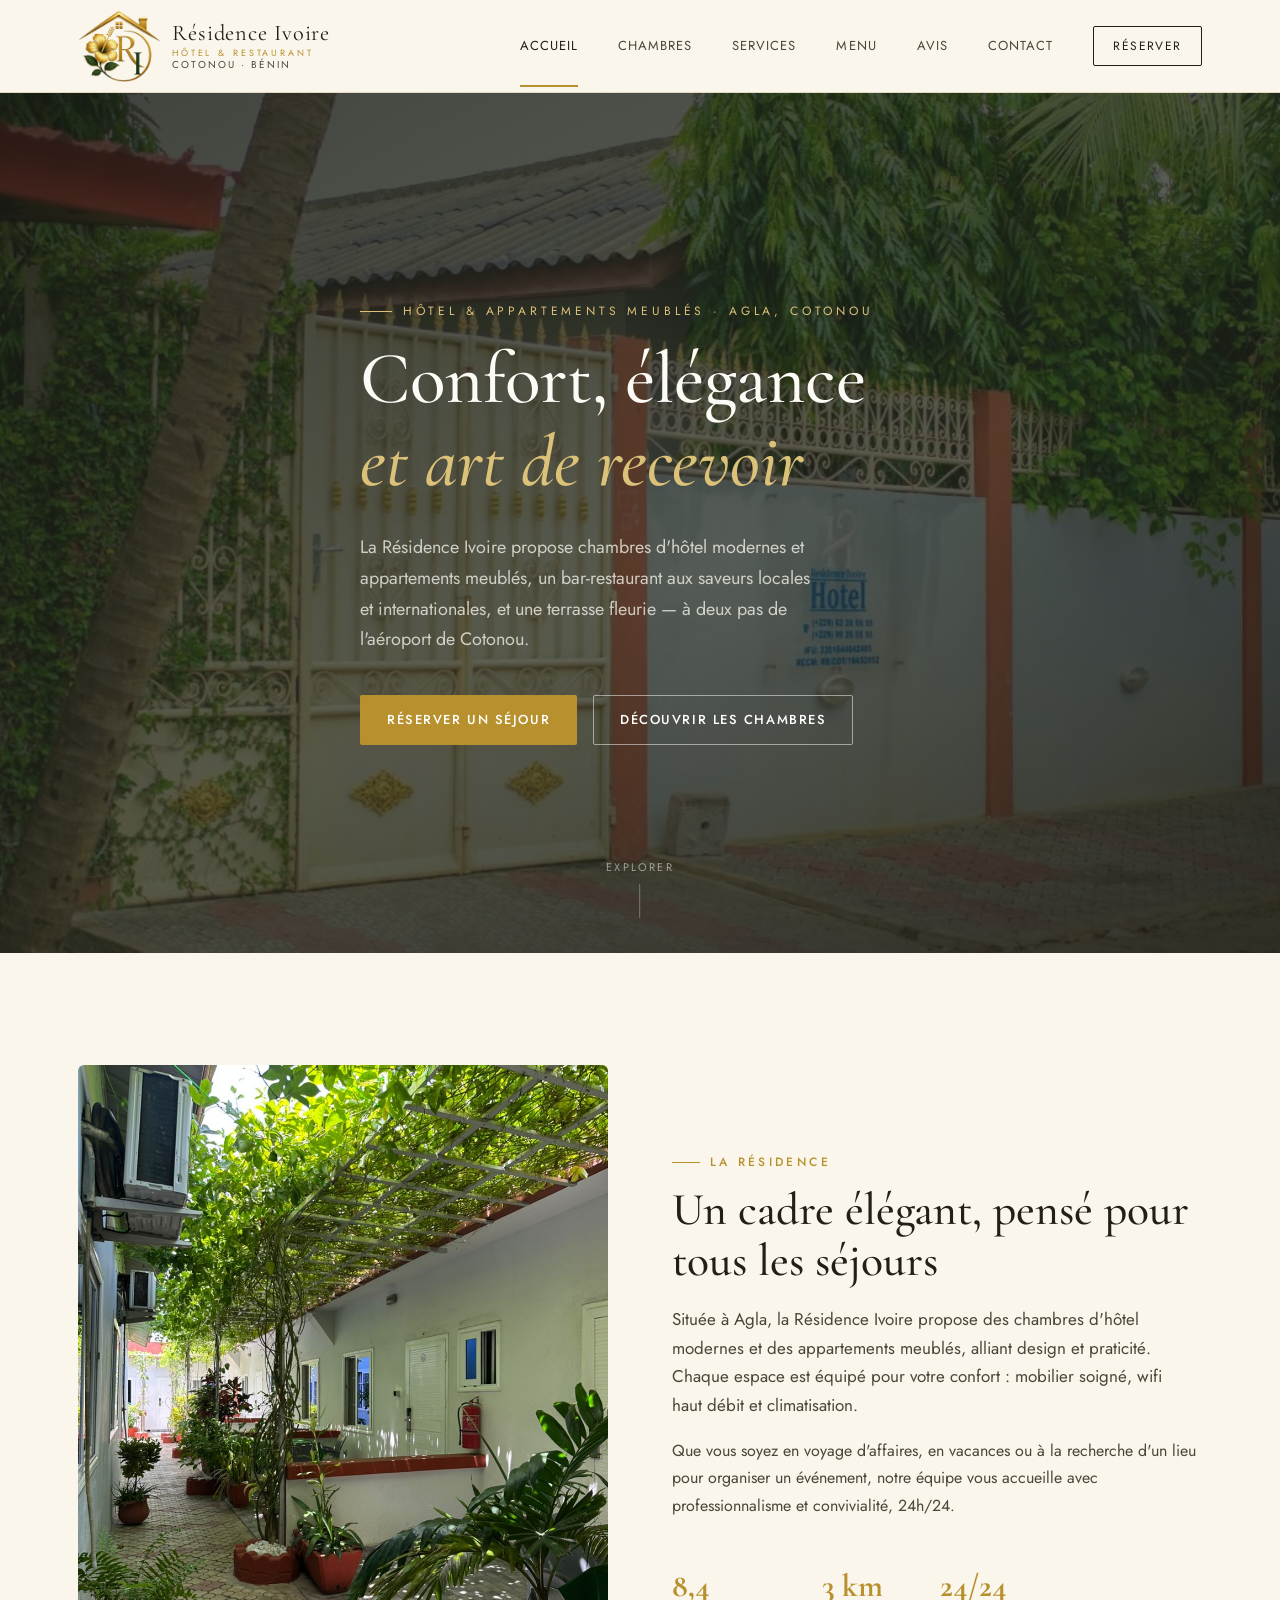
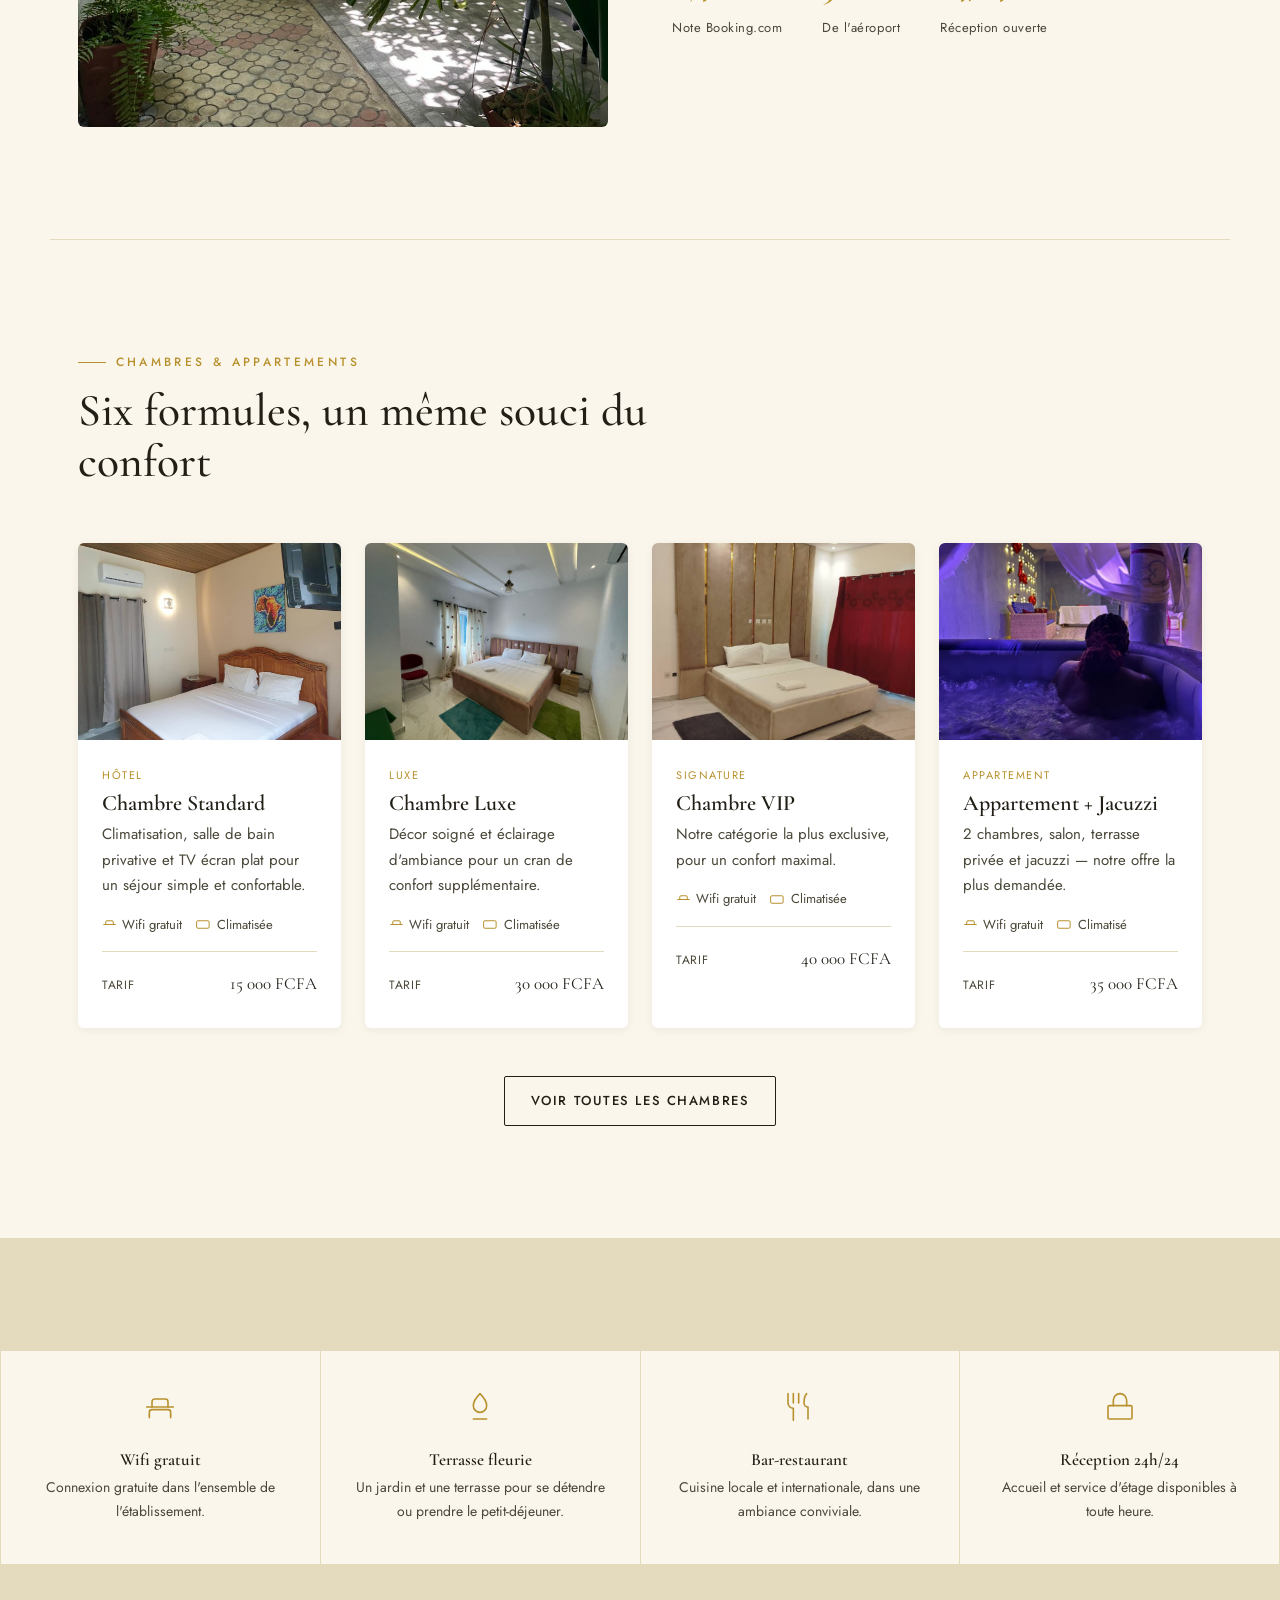
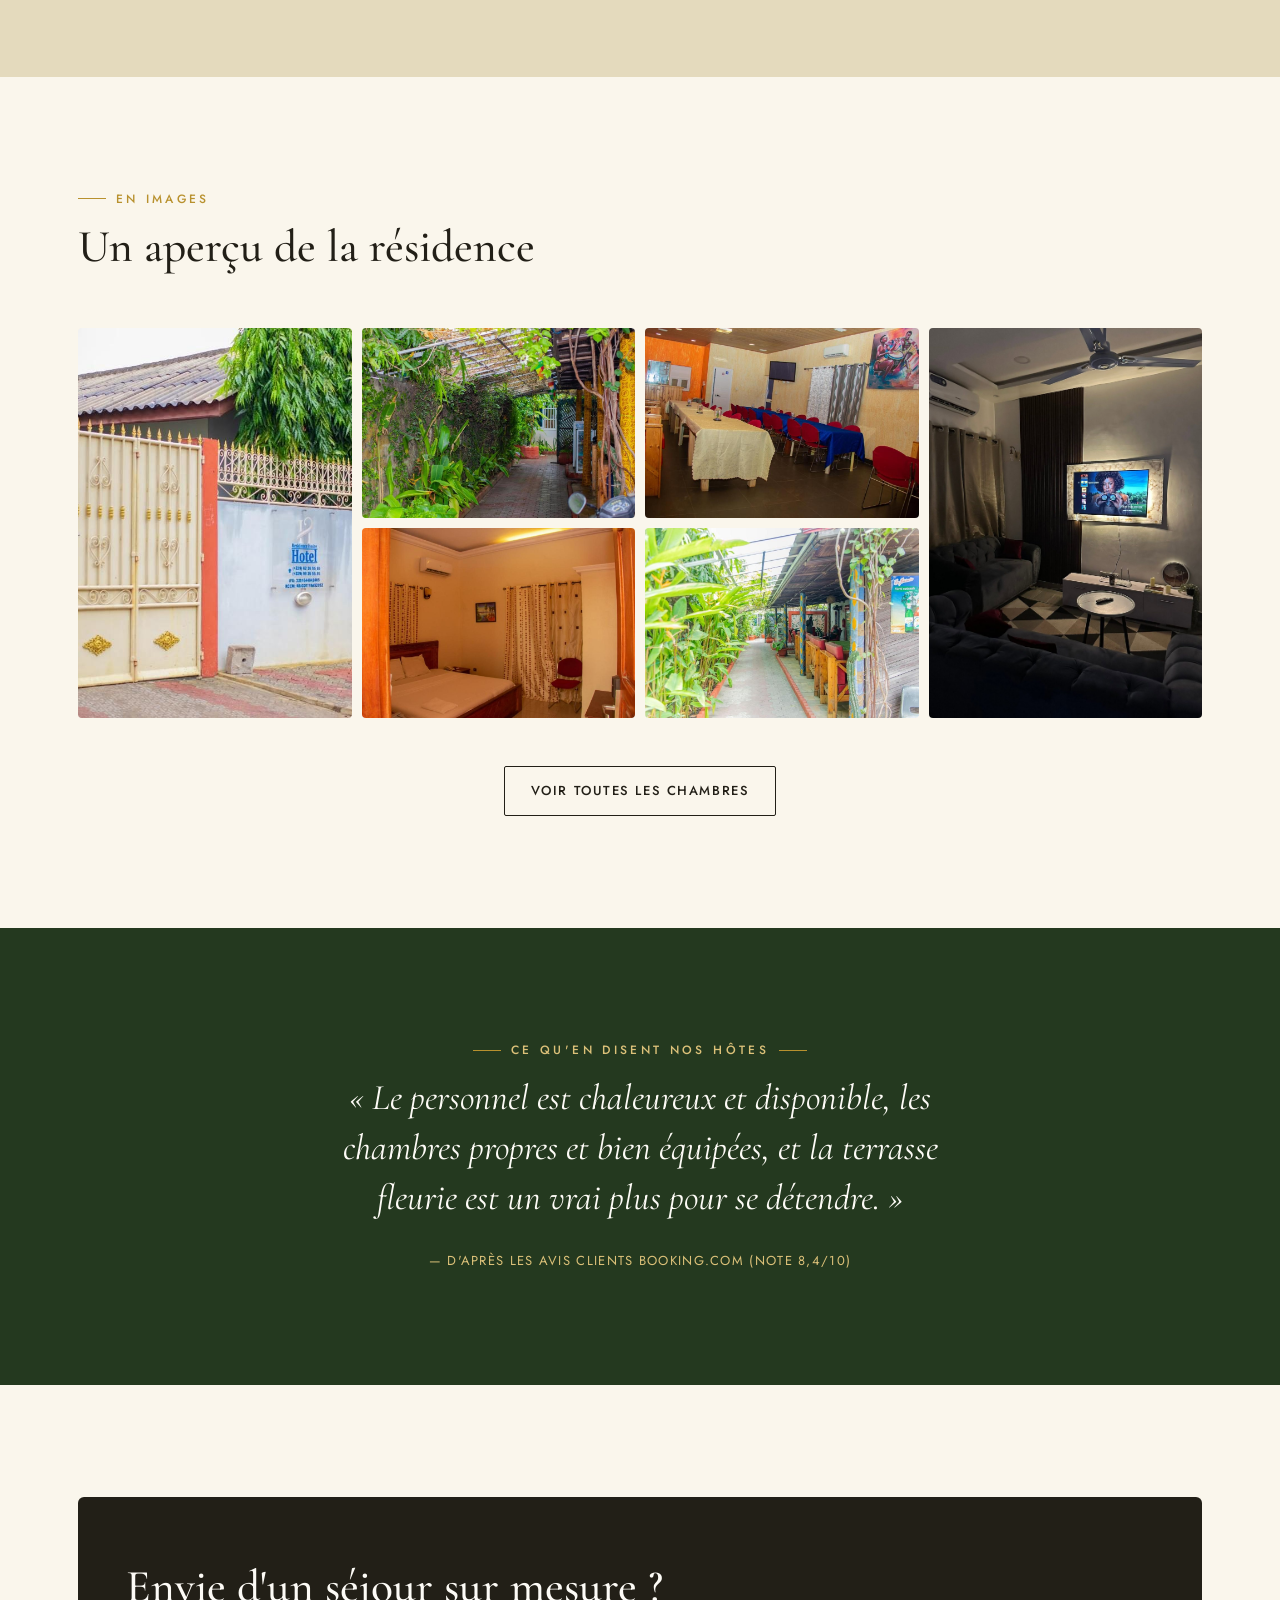
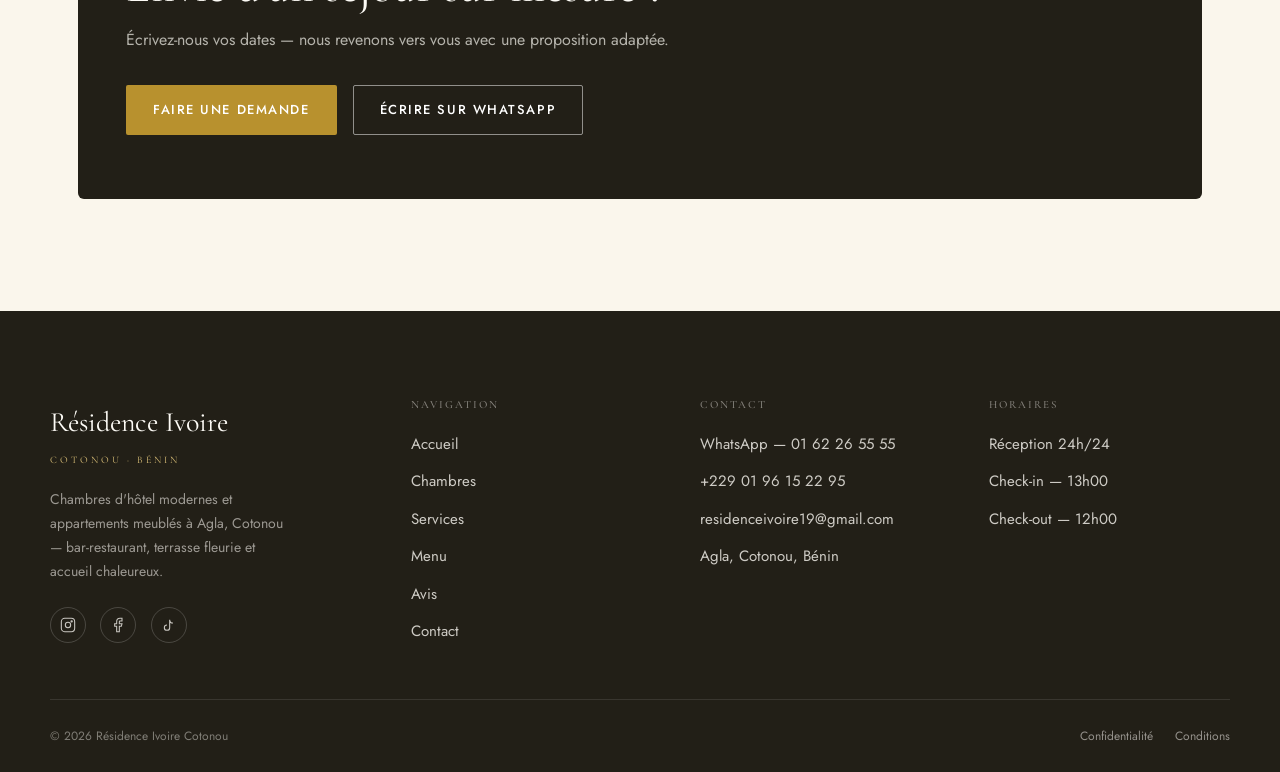
<file: index.html>
<!DOCTYPE html>
<html lang="fr">
<head>
  <meta charset="utf-8">
  <meta name="viewport" content="width=device-width, initial-scale=1.0">
  <link href="assets/img/favicon.png" rel="icon" type="image/png">
  <meta name="description" content="Résidence Ivoire Cotonou — chambres d'hôtel modernes et appartements meublés à Agla, Cotonou. Bar-restaurant, terrasse fleurie, réception 24h/24.">
  <title>Résidence Ivoire Cotonou — Hôtel &amp; Appartements meublés</title>
  <link rel="preconnect" href="https://fonts.googleapis.com">
  <link rel="preconnect" href="https://fonts.gstatic.com" crossorigin>
  <link href="https://fonts.googleapis.com/css2?family=Cormorant+Garamond:ital,wght@0,400;0,500;0,600;1,500&family=Jost:wght@300;400;500;600&display=swap" rel="stylesheet">
  <link rel="stylesheet" href="css/style.css">
</head>
<body>

  <!-- ===== HEADER ===== -->
  <header class="site-header">
    <div class="wrap bar">
      <a class="brand" href="/" aria-label="Résidence Ivoire — Accueil">
        <img class="logo-mark" src="assets/img/logo-ivoire-emblem.png" alt="Résidence Ivoire Cotonou">
        <span class="brand-word">Résidence Ivoire<span class="sub">Hôtel &amp; Restaurant</span><span class="tagline">Cotonou · Bénin</span></span>
      </a>
      <nav class="main-nav" aria-label="Navigation principale">
        <a class="nav-link active" href="/">Accueil</a>
        <a class="nav-link" href="/chambres">Chambres</a>
        <a class="nav-link" href="/services">Services</a>
        <a class="nav-link" href="/menu">Menu</a>
        <a class="nav-link" href="/avis">Avis</a>
        <a class="nav-link js-events-link" href="/evenements">Événements</a>
        <a class="nav-link" href="/contact">Contact</a>
        <a class="header-cta" href="/contact">Réserver</a>
      </nav>
      <button class="burger" id="burger" aria-label="Ouvrir le menu">
        <svg viewBox="0 0 24 24" fill="none" stroke="currentColor" stroke-width="1.4" stroke-linecap="round"><line x1="3" x2="21" y1="7" y2="7"/><line x1="3" x2="21" y1="12" y2="12"/><line x1="3" x2="21" y1="17" y2="17"/></svg>
      </button>
    </div>
  </header>

  <div class="mobile-menu" id="mobile-menu">
    <button class="mobile-menu-close" id="mobile-menu-close" aria-label="Fermer le menu">
      <svg viewBox="0 0 24 24" fill="none" stroke="currentColor" stroke-width="1.4" stroke-linecap="round"><path d="M18 6 6 18"/><path d="m6 6 12 12"/></svg>
    </button>
    <nav aria-label="Menu mobile">
      <a href="/">Accueil</a>
      <a href="/chambres">Chambres</a>
      <a href="/services">Services</a>
      <a href="/menu">Menu</a>
      <a href="/avis">Avis</a>
      <a class="js-events-link" href="/evenements">Événements</a>
      <a href="/contact">Contact</a>
    </nav>
    <a class="btn btn-primary" href="/contact">Réserver</a>
    <div class="social-icons light footer-social">
      <a href="https://www.instagram.com/residence.ivoire.ctn" target="_blank" rel="noopener" aria-label="Instagram"><svg viewBox="0 0 24 24" fill="none" stroke="currentColor" stroke-width="1.6"><rect x="2" y="2" width="20" height="20" rx="5"/><circle cx="12" cy="12" r="4"/><circle cx="17.5" cy="6.5" r="1"/></svg></a>
      <a href="https://www.facebook.com/share/1ESPT5MooX/" target="_blank" rel="noopener" aria-label="Facebook"><svg viewBox="0 0 24 24" fill="none" stroke="currentColor" stroke-width="1.6"><path d="M18 2h-3a5 5 0 0 0-5 5v3H7v4h3v8h4v-8h3l1-4h-4V7a1 1 0 0 1 1-1h3z"/></svg></a>
      <a href="https://vm.tiktok.com/ZS9BTaHk381GV-KoE0A/" target="_blank" rel="noopener" aria-label="TikTok"><svg viewBox="0 0 24 24" fill="none" stroke="currentColor" stroke-width="1.6"><path d="M9 12a4 4 0 1 0 4 4V4a5 5 0 0 0 5 5"/></svg></a>
    </div>
  </div>

  <!-- ===== HERO ===== -->
  <section class="hero">
    <div class="hero-bg" aria-hidden="true">
      <img src="assets/img/gallery/facade.jpg" alt="">
      <div class="overlay"></div>
    </div>
    <div class="wrap hero-content">
      <p class="hero-eyebrow">Hôtel &amp; appartements meublés · Agla, Cotonou</p>
      <h1>Confort, élégance <em>et art de recevoir</em></h1>
      <p class="hero-sub">La Résidence Ivoire propose chambres d'hôtel modernes et appartements meublés, un bar-restaurant aux saveurs locales et internationales, et une terrasse fleurie — à deux pas de l'aéroport de Cotonou.</p>
      <div class="hero-actions">
        <a href="/contact" class="btn btn-gold">Réserver un séjour</a>
        <a href="/chambres" class="btn btn-outline-light">Découvrir les chambres</a>
      </div>
    </div>
    <div class="hero-scroll"><span>Explorer</span><span class="line"></span></div>
  </section>

  <!-- ===== INTRO ===== -->
  <section class="wrap">
    <div class="intro-grid">
      <div class="reveal">
        <div class="photo-cover intro-visual">
          <img src="assets/img/gallery/bienvenue.jpg" alt="Chambre de la Résidence Ivoire">
        </div>
      </div>
      <div class="reveal reveal-d1">
        <p class="eyebrow">La résidence</p>
        <h2>Un cadre élégant, pensé pour tous les séjours</h2>
        <p class="lead">Située à Agla, la Résidence Ivoire propose des chambres d'hôtel modernes et des appartements meublés, alliant design et praticité. Chaque espace est équipé pour votre confort : mobilier soigné, wifi haut débit et climatisation.</p>
        <p>Que vous soyez en voyage d'affaires, en vacances ou à la recherche d'un lieu pour organiser un événement, notre équipe vous accueille avec professionnalisme et convivialité, 24h/24.</p>
        <div class="intro-figures">
          <div><strong>8,4</strong><span>Note Booking.com</span></div>
          <div><strong>3 km</strong><span>De l'aéroport</span></div>
          <div><strong>24/24</strong><span>Réception ouverte</span></div>
        </div>
      </div>
    </div>
  </section>

  <div class="hairline wrap"></div>

  <!-- ===== CHAMBRES (aperçu) ===== -->
  <section class="wrap">
    <div class="section-head reveal">
      <p class="eyebrow">Chambres &amp; appartements</p>
      <h2>Six formules, un même souci du confort</h2>
    </div>
    <div class="rooms-grid">
      <div class="room-card reveal">
        <div class="photo-cover" style="aspect-ratio:4/3; border-radius:0;">
          <img src="assets/img/gallery/chambre-standard-1.jpg" alt="Chambre Standard — Résidence Ivoire">
        </div>
        <div class="room-card-body">
          <span class="tag">Hôtel</span>
          <h3>Chambre Standard</h3>
          <p>Climatisation, salle de bain privative et TV écran plat pour un séjour simple et confortable.</p>
          <div class="room-meta">
            <span><svg viewBox="0 0 24 24" fill="none" stroke="currentColor" stroke-width="1.6"><path d="M2 12h20"/><path d="M6 12V8a2 2 0 0 1 2-2h8a2 2 0 0 1 2 2v4"/></svg>Wifi gratuit</span>
            <span><svg viewBox="0 0 24 24" fill="none" stroke="currentColor" stroke-width="1.6"><rect x="1" y="6" width="20" height="12" rx="2"/></svg>Climatisée</span>
          </div>
          <div class="room-price">
            <span class="from">Tarif</span>
            <span class="amount" style="font-size:1.0625rem;">15 000 FCFA</span>
          </div>
        </div>
      </div>
      <div class="room-card reveal reveal-d1">
        <div class="photo-cover" style="aspect-ratio:4/3; border-radius:0;">
          <img src="assets/img/gallery/chambre-luxe-2.jpg" alt="Chambre Luxe — Résidence Ivoire">
        </div>
        <div class="room-card-body">
          <span class="tag">Luxe</span>
          <h3>Chambre Luxe</h3>
          <p>Décor soigné et éclairage d'ambiance pour un cran de confort supplémentaire.</p>
          <div class="room-meta">
            <span><svg viewBox="0 0 24 24" fill="none" stroke="currentColor" stroke-width="1.6"><path d="M2 12h20"/><path d="M6 12V8a2 2 0 0 1 2-2h8a2 2 0 0 1 2 2v4"/></svg>Wifi gratuit</span>
            <span><svg viewBox="0 0 24 24" fill="none" stroke="currentColor" stroke-width="1.6"><rect x="1" y="6" width="20" height="12" rx="2"/></svg>Climatisée</span>
          </div>
          <div class="room-price">
            <span class="from">Tarif</span>
            <span class="amount" style="font-size:1.0625rem;">30 000 FCFA</span>
          </div>
        </div>
      </div>
      <div class="room-card reveal reveal-d2">
        <div class="photo-cover" style="aspect-ratio:4/3; border-radius:0;">
          <img src="assets/img/gallery/chambre-vip-1.jpg" alt="Chambre VIP — Résidence Ivoire">
        </div>
        <div class="room-card-body">
          <span class="tag">Signature</span>
          <h3>Chambre VIP</h3>
          <p>Notre catégorie la plus exclusive, pour un confort maximal.</p>
          <div class="room-meta">
            <span><svg viewBox="0 0 24 24" fill="none" stroke="currentColor" stroke-width="1.6"><path d="M2 12h20"/><path d="M6 12V8a2 2 0 0 1 2-2h8a2 2 0 0 1 2 2v4"/></svg>Wifi gratuit</span>
            <span><svg viewBox="0 0 24 24" fill="none" stroke="currentColor" stroke-width="1.6"><rect x="1" y="6" width="20" height="12" rx="2"/></svg>Climatisée</span>
          </div>
          <div class="room-price">
            <span class="from">Tarif</span>
            <span class="amount" style="font-size:1.0625rem;">40 000 FCFA</span>
          </div>
        </div>
      </div>
      <div class="room-card reveal reveal-d3">
        <div class="photo-cover" style="aspect-ratio:4/3; border-radius:0;">
          <img src="assets/img/gallery/apt2-jacuzzi.jpg" alt="Appartement meublé avec jacuzzi — Résidence Ivoire">
        </div>
        <div class="room-card-body">
          <span class="tag">Appartement</span>
          <h3>Appartement + Jacuzzi</h3>
          <p>2 chambres, salon, terrasse privée et jacuzzi — notre offre la plus demandée.</p>
          <div class="room-meta">
            <span><svg viewBox="0 0 24 24" fill="none" stroke="currentColor" stroke-width="1.6"><path d="M2 12h20"/><path d="M6 12V8a2 2 0 0 1 2-2h8a2 2 0 0 1 2 2v4"/></svg>Wifi gratuit</span>
            <span><svg viewBox="0 0 24 24" fill="none" stroke="currentColor" stroke-width="1.6"><rect x="1" y="6" width="20" height="12" rx="2"/></svg>Climatisé</span>
          </div>
          <div class="room-price">
            <span class="from">Tarif</span>
            <span class="amount" style="font-size:1.0625rem;">35 000 FCFA</span>
          </div>
        </div>
      </div>
    </div>
    <div class="section-foot-center reveal">
      <a href="/chambres" class="btn btn-ghost">Voir toutes les chambres</a>
    </div>
  </section>

  <!-- ===== AMENITIES ===== -->
  <section class="amenities-grid">
    <div class="amenity-card reveal">
      <svg viewBox="0 0 24 24" fill="none" stroke="currentColor" stroke-width="1.2" stroke-linecap="round" stroke-linejoin="round"><path d="M2 12h20"/><path d="M6 12V8a2 2 0 0 1 2-2h8a2 2 0 0 1 2 2v4"/><path d="M4 18v-2a2 2 0 0 1 2-2h12a2 2 0 0 1 2 2v2"/><path d="M4 18v2M20 18v2"/></svg>
      <h3>Wifi gratuit</h3>
      <p>Connexion gratuite dans l'ensemble de l'établissement.</p>
    </div>
    <div class="amenity-card reveal reveal-d1">
      <svg viewBox="0 0 24 24" fill="none" stroke="currentColor" stroke-width="1.2" stroke-linecap="round" stroke-linejoin="round"><path d="M12 2c-3 3-5 6-5 9a5 5 0 0 0 10 0c0-3-2-6-5-9Z"/><path d="M7 21h10"/></svg>
      <h3>Terrasse fleurie</h3>
      <p>Un jardin et une terrasse pour se détendre ou prendre le petit-déjeuner.</p>
    </div>
    <div class="amenity-card reveal reveal-d2">
      <svg viewBox="0 0 24 24" fill="none" stroke="currentColor" stroke-width="1.2" stroke-linecap="round" stroke-linejoin="round"><path d="M3 2v7a4 4 0 0 0 4 4v9"/><path d="M7 2v7"/><path d="M11 2v7"/><path d="M17 2c-2 2-2 5-2 7a3 3 0 0 0 3 3v9"/></svg>
      <h3>Bar-restaurant</h3>
      <p>Cuisine locale et internationale, dans une ambiance conviviale.</p>
    </div>
    <div class="amenity-card reveal reveal-d3">
      <svg viewBox="0 0 24 24" fill="none" stroke="currentColor" stroke-width="1.2" stroke-linecap="round" stroke-linejoin="round"><rect x="3" y="11" width="18" height="10" rx="1"/><path d="M7 11V7a5 5 0 0 1 10 0v4"/></svg>
      <h3>Réception 24h/24</h3>
      <p>Accueil et service d'étage disponibles à toute heure.</p>
    </div>
  </section>

  <!-- ===== GALERIE ===== -->
  <section class="wrap">
    <div class="section-head reveal">
      <p class="eyebrow">En images</p>
      <h2>Un aperçu de la résidence</h2>
    </div>
    <div class="gallery-grid reveal">
      <div class="photo-cover g-tall"><img src="assets/img/gallery/facade.jpg" alt="Façade de la Résidence Ivoire"></div>
      <div class="photo-cover"><img src="assets/img/gallery/jardin-1.jpg" alt="Allée fleurie de la résidence"></div>
      <div class="photo-cover"><img src="assets/img/gallery/evenement-salle.jpg" alt="Salle de réception pour événements"></div>
      <div class="photo-cover g-tall"><img src="assets/img/gallery/apt2-salon.jpg" alt="Salon d'un appartement meublé"></div>
      <div class="photo-cover"><img src="assets/img/gallery/chambre-confort-2.jpg" alt="Chambre confort"></div>
      <div class="photo-cover"><img src="assets/img/gallery/evenement-1.jpg" alt="Réception dressée pour un événement"></div>
    </div>
    <div class="section-foot-center reveal">
      <a href="/chambres" class="btn btn-ghost">Voir toutes les chambres</a>
    </div>
  </section>

  <!-- ===== QUOTE ===== -->
  <section class="quote-section">
    <div class="wrap reveal">
      <p class="eyebrow center" style="color:var(--gold-soft); justify-content:center;">Ce qu'en disent nos hôtes</p>
      <blockquote>« Le personnel est chaleureux et disponible, les chambres propres et bien équipées, et la terrasse fleurie est un vrai plus pour se détendre. »</blockquote>
      <cite>— D'après les avis clients Booking.com (note 8,4/10)</cite>
    </div>
  </section>

  <!-- ===== CTA ===== -->
  <section class="wrap">
    <div class="cta-banner reveal">
      <div>
        <h2>Envie d'un séjour sur mesure ?</h2>
        <p>Écrivez-nous vos dates — nous revenons vers vous avec une proposition adaptée.</p>
      </div>
      <div class="cta-actions">
        <a href="/contact" class="btn btn-gold">Faire une demande</a>
        <a href="https://wa.me/2290162265555?text=Bonjour%2C%20je%20souhaite%20organiser%20un%20s%C3%A9jour%20%C3%A0%20la%20R%C3%A9sidence%20Ivoire.%20Pouvez-vous%20m%27aider%20%3F" target="_blank" rel="noopener" class="btn btn-outline-light">Écrire sur WhatsApp</a>
      </div>
    </div>
  </section>

  <!-- ===== FOOTER ===== -->
  <footer class="site-footer">
    <div class="wrap footer-main">
      <div class="footer-cols">
        <div>
          <p class="footer-brand-word">Résidence Ivoire<span class="sub">Cotonou · Bénin</span></p>
          <p class="footer-desc">Chambres d'hôtel modernes et appartements meublés à Agla, Cotonou — bar-restaurant, terrasse fleurie et accueil chaleureux.</p>
          <div class="social-icons footer-social">
            <a href="https://www.instagram.com/residence.ivoire.ctn" target="_blank" rel="noopener" aria-label="Instagram"><svg viewBox="0 0 24 24" fill="none" stroke="currentColor" stroke-width="1.6"><rect x="2" y="2" width="20" height="20" rx="5"/><circle cx="12" cy="12" r="4"/><circle cx="17.5" cy="6.5" r="1"/></svg></a>
            <a href="https://www.facebook.com/share/1ESPT5MooX/" target="_blank" rel="noopener" aria-label="Facebook"><svg viewBox="0 0 24 24" fill="none" stroke="currentColor" stroke-width="1.6"><path d="M18 2h-3a5 5 0 0 0-5 5v3H7v4h3v8h4v-8h3l1-4h-4V7a1 1 0 0 1 1-1h3z"/></svg></a>
            <a href="https://vm.tiktok.com/ZS9BTaHk381GV-KoE0A/" target="_blank" rel="noopener" aria-label="TikTok"><svg viewBox="0 0 24 24" fill="none" stroke="currentColor" stroke-width="1.6"><path d="M9 12a4 4 0 1 0 4 4V4a5 5 0 0 0 5 5"/></svg></a>
          </div>
        </div>
        <div class="footer-col">
          <h4>Navigation</h4>
          <nav aria-label="Navigation pied de page">
            <a href="/">Accueil</a>
            <a href="/chambres">Chambres</a>
            <a href="/services">Services</a>
            <a href="/menu">Menu</a>
            <a href="/avis">Avis</a>
            <a href="/contact">Contact</a>
          </nav>
        </div>
        <div class="footer-col">
          <h4>Contact</h4>
          <a href="https://wa.me/2290162265555?text=Bonjour%20R%C3%A9sidence%20Ivoire%2C%20je%20souhaiterais%20avoir%20plus%20d%27informations%20sur%20vos%20disponibilit%C3%A9s." target="_blank" rel="noopener">WhatsApp — 01 62 26 55 55</a>
          <a href="tel:+2290196152295">+229 01 96 15 22 95</a>
          <a href="mailto:residenceivoire19@gmail.com?subject=Demande%20d%27informations%20%E2%80%94%20R%C3%A9sidence%20Ivoire&body=Bonjour%20R%C3%A9sidence%20Ivoire%2C%20je%20souhaiterais%20avoir%20plus%20d%27informations%20sur%20vos%20disponibilit%C3%A9s.">residenceivoire19@gmail.com</a>
          <a href="https://www.google.com/maps/search/?api=1&query=6.371333,2.360112" target="_blank" rel="noopener">Agla, Cotonou, Bénin</a>
        </div>
        <div class="footer-col">
          <h4>Horaires</h4>
          <span>Réception 24h/24</span>
          <span>Check-in — 13h00</span>
          <span>Check-out — 12h00</span>
        </div>
      </div>
    </div>
    <div class="wrap footer-bottom">
      <div class="footer-bottom-inner">
        <span class="copyright">© <span data-year>2026</span> Résidence Ivoire Cotonou</span>
        <div class="legal-links">
          <a href="/confidentialite">Confidentialité</a>
          <a href="/conditions">Conditions</a>
        </div>
      </div>
    </div>
  </footer>

  <script src="js/main.js"></script>
</body>
</html>
</file>
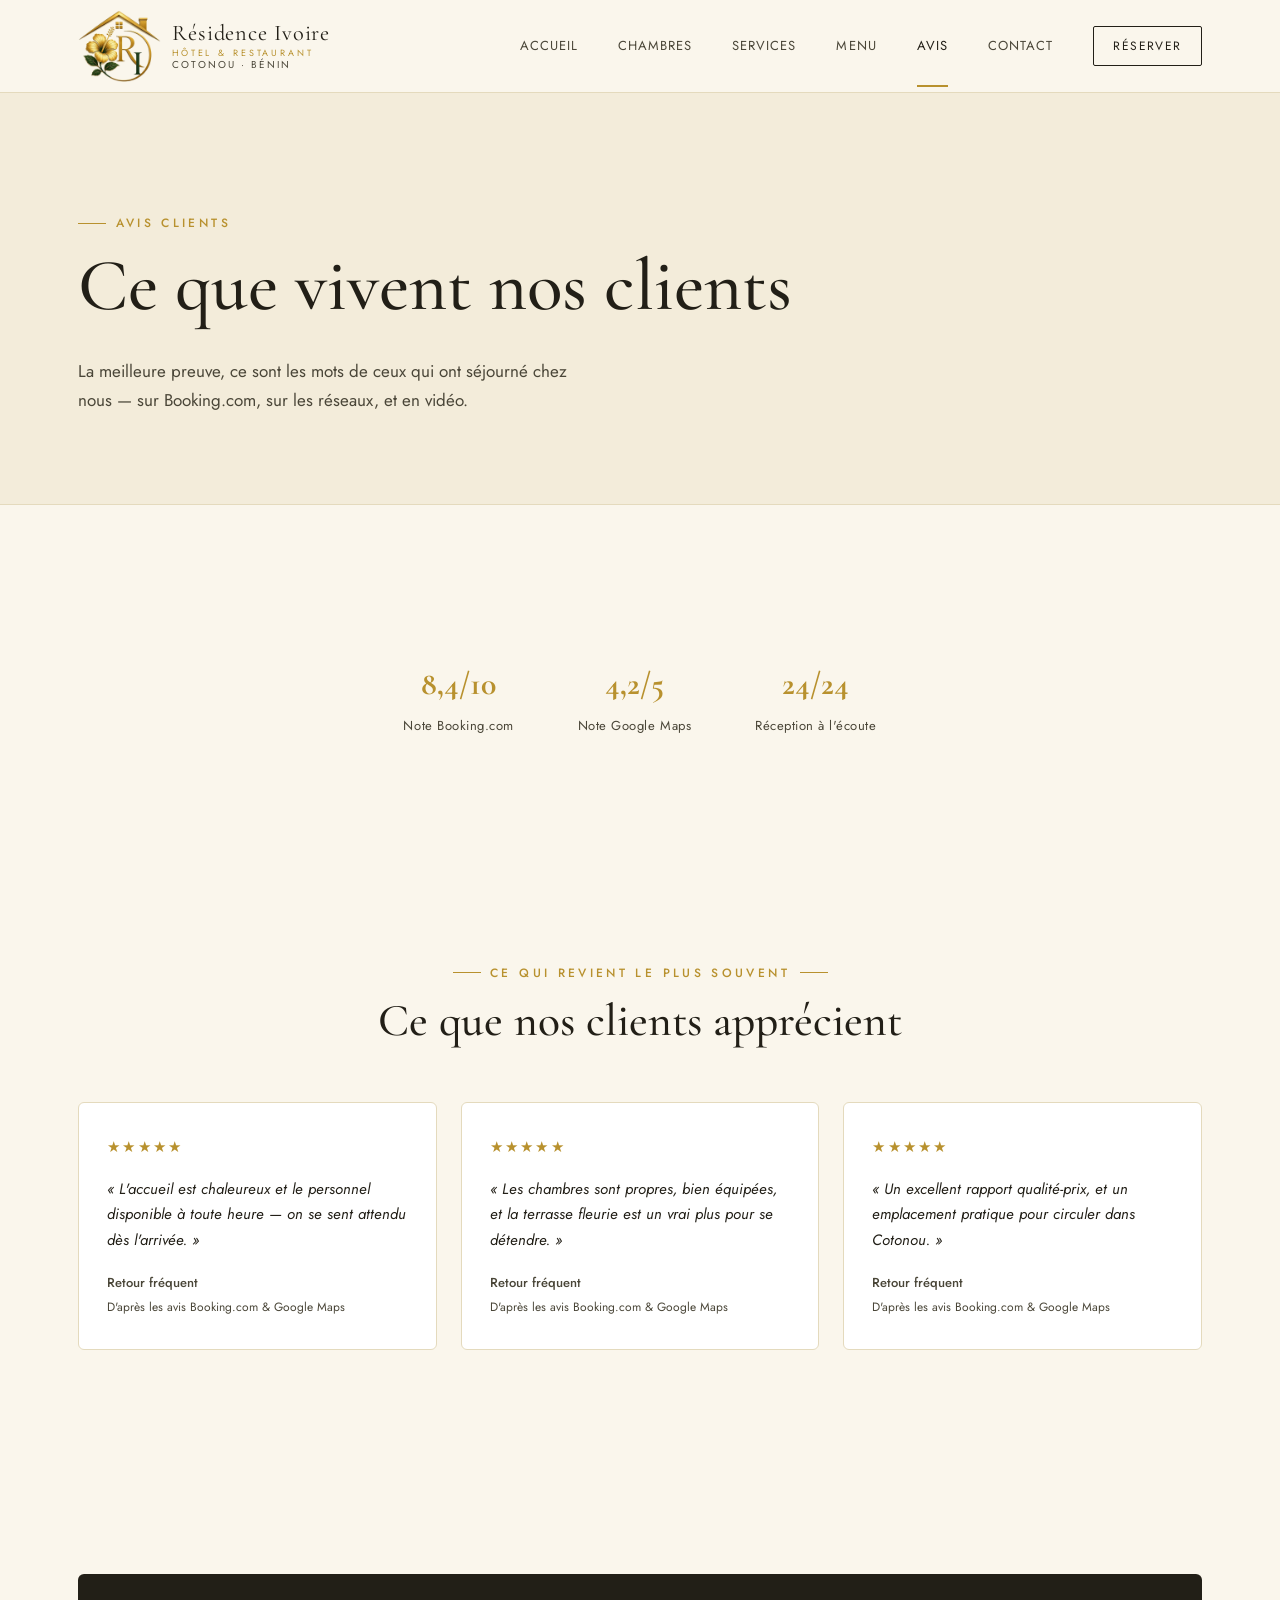
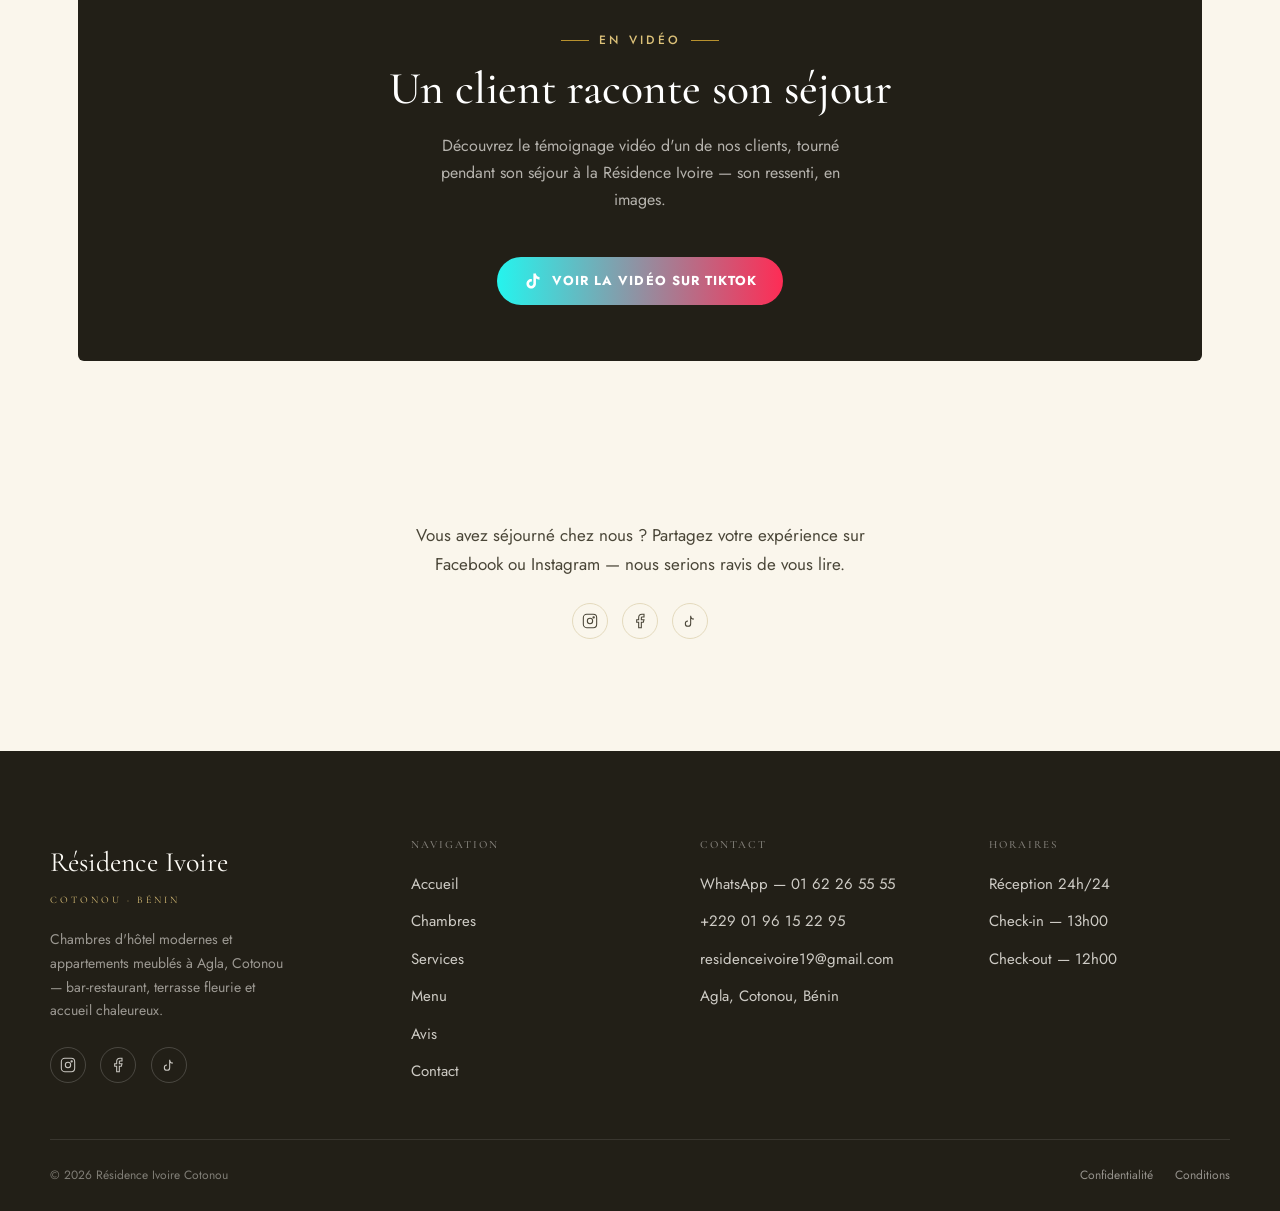
<file: avis.html>
<!DOCTYPE html>
<html lang="fr">
<head>
  <meta charset="utf-8">
  <meta name="viewport" content="width=device-width, initial-scale=1.0">
  <link href="assets/img/favicon.png" rel="icon" type="image/png">
  <meta name="description" content="Avis clients de la Résidence Ivoire à Cotonou — note 8,4/10 sur Booking.com. Découvrez le témoignage vidéo d'un client sur TikTok.">
  <title>Avis Clients — Résidence Ivoire Cotonou</title>
  <link rel="preconnect" href="https://fonts.googleapis.com">
  <link rel="preconnect" href="https://fonts.gstatic.com" crossorigin>
  <link href="https://fonts.googleapis.com/css2?family=Cormorant+Garamond:ital,wght@0,400;0,500;0,600;1,500&family=Jost:wght@300;400;500;600&display=swap" rel="stylesheet">
  <link rel="stylesheet" href="css/style.css">
</head>
<body>

  <!-- ===== HEADER ===== -->
  <header class="site-header">
    <div class="wrap bar">
      <a class="brand" href="/" aria-label="Résidence Ivoire — Accueil">
        <img class="logo-mark" src="assets/img/logo-ivoire-emblem.png" alt="Résidence Ivoire Cotonou">
        <span class="brand-word">Résidence Ivoire<span class="sub">Hôtel &amp; Restaurant</span><span class="tagline">Cotonou · Bénin</span></span>
      <nav class="main-nav" aria-label="Navigation principale">
        <a class="nav-link" href="/">Accueil</a>
        <a class="nav-link" href="/chambres">Chambres</a>
        <a class="nav-link" href="/services">Services</a>
        <a class="nav-link" href="/menu">Menu</a>
        <a class="nav-link active" href="/avis">Avis</a>
        <a class="nav-link js-events-link" href="/evenements">Événements</a>
        <a class="nav-link" href="/contact">Contact</a>
        <a class="header-cta" href="/contact">Réserver</a>
      </nav>
      <button class="burger" id="burger" aria-label="Ouvrir le menu">
        <svg viewBox="0 0 24 24" fill="none" stroke="currentColor" stroke-width="1.4" stroke-linecap="round"><line x1="3" x2="21" y1="7" y2="7"/><line x1="3" x2="21" y1="12" y2="12"/><line x1="3" x2="21" y1="17" y2="17"/></svg>
      </button>
    </div>
  </header>

  <div class="mobile-menu" id="mobile-menu">
    <button class="mobile-menu-close" id="mobile-menu-close" aria-label="Fermer le menu">
      <svg viewBox="0 0 24 24" fill="none" stroke="currentColor" stroke-width="1.4" stroke-linecap="round"><path d="M18 6 6 18"/><path d="m6 6 12 12"/></svg>
    </button>
    <nav aria-label="Menu mobile">
      <a href="/">Accueil</a>
      <a href="/chambres">Chambres</a>
      <a href="/services">Services</a>
      <a href="/menu">Menu</a>
      <a href="/avis">Avis</a>
      <a class="js-events-link" href="/evenements">Événements</a>
      <a href="/contact">Contact</a>
    </nav>
    <a class="btn btn-primary" href="/contact">Réserver</a>
    <div class="social-icons light footer-social">
      <a href="https://www.instagram.com/residence.ivoire.ctn" target="_blank" rel="noopener" aria-label="Instagram"><svg viewBox="0 0 24 24" fill="none" stroke="currentColor" stroke-width="1.6"><rect x="2" y="2" width="20" height="20" rx="5"/><circle cx="12" cy="12" r="4"/><circle cx="17.5" cy="6.5" r="1"/></svg></a>
      <a href="https://www.facebook.com/share/1ESPT5MooX/" target="_blank" rel="noopener" aria-label="Facebook"><svg viewBox="0 0 24 24" fill="none" stroke="currentColor" stroke-width="1.6"><path d="M18 2h-3a5 5 0 0 0-5 5v3H7v4h3v8h4v-8h3l1-4h-4V7a1 1 0 0 1 1-1h3z"/></svg></a>
      <a href="https://vm.tiktok.com/ZS9BTaHk381GV-KoE0A/" target="_blank" rel="noopener" aria-label="TikTok"><svg viewBox="0 0 24 24" fill="none" stroke="currentColor" stroke-width="1.6"><path d="M9 12a4 4 0 1 0 4 4V4a5 5 0 0 0 5 5"/></svg></a>
    </div>
  </div>

  <!-- ===== INTRO ===== -->
  <section class="page-hero">
    <div class="wrap reveal visible">
      <p class="eyebrow">Avis clients</p>
      <h1>Ce que vivent nos clients</h1>
      <p class="lead">La meilleure preuve, ce sont les mots de ceux qui ont séjourné chez nous — sur Booking.com, sur les réseaux, et en vidéo.</p>
    </div>
  </section>

  <!-- ===== NOTE GLOBALE ===== -->
  <section class="wrap">
    <div class="intro-figures reveal" style="justify-content:center; gap:4rem; text-align:center;">
      <div><strong>8,4/10</strong><span>Note Booking.com</span></div>
      <div><strong>4,2/5</strong><span>Note Google Maps</span></div>
      <div><strong>24/24</strong><span>Réception à l'écoute</span></div>
    </div>
  </section>

  <!-- ===== THÈMES D'AVIS ===== -->
  <section class="wrap">
    <div class="section-head center reveal" style="margin-inline:auto; text-align:center;">
      <p class="eyebrow center">Ce qui revient le plus souvent</p>
      <h2>Ce que nos clients apprécient</h2>
    </div>
    <div class="reviews-grid">
      <div class="review-card reveal">
        <div class="stars">★★★★★</div>
        <p>« L'accueil est chaleureux et le personnel disponible à toute heure — on se sent attendu dès l'arrivée. »</p>
        <div class="who">Retour fréquent<span>D'après les avis Booking.com &amp; Google Maps</span></div>
      </div>
      <div class="review-card reveal reveal-d1">
        <div class="stars">★★★★★</div>
        <p>« Les chambres sont propres, bien équipées, et la terrasse fleurie est un vrai plus pour se détendre. »</p>
        <div class="who">Retour fréquent<span>D'après les avis Booking.com &amp; Google Maps</span></div>
      </div>
      <div class="review-card reveal reveal-d2">
        <div class="stars">★★★★★</div>
        <p>« Un excellent rapport qualité-prix, et un emplacement pratique pour circuler dans Cotonou. »</p>
        <div class="who">Retour fréquent<span>D'après les avis Booking.com &amp; Google Maps</span></div>
      </div>
    </div>
  </section>

  <!-- ===== TIKTOK ===== -->
  <section class="wrap">
    <div class="tiktok-banner reveal">
      <p class="eyebrow center" style="color:var(--gold-soft); justify-content:center;">En vidéo</p>
      <h2>Un client raconte son séjour</h2>
      <p>Découvrez le témoignage vidéo d'un de nos clients, tourné pendant son séjour à la Résidence Ivoire — son ressenti, en images.</p>
      <a href="https://vm.tiktok.com/ZSqhtxPY3/" target="_blank" rel="noopener" class="tiktok-btn">
        <svg viewBox="0 0 24 24" fill="currentColor"><path d="M16.6 5.82s.51.5 0 0A4.278 4.278 0 0 1 15.54 3h-3.09v12.4a2.592 2.592 0 0 1-2.59 2.5c-1.42 0-2.6-1.16-2.6-2.6 0-1.72 1.66-3.01 3.37-2.48V9.66c-3.45-.46-6.47 2.22-6.47 5.64 0 3.33 2.76 5.7 5.69 5.7 3.14 0 5.69-2.55 5.69-5.7V9.01a7.35 7.35 0 0 0 4.3 1.38V7.3s-1.88.09-3.24-1.48z"/></svg>
        Voir la vidéo sur TikTok
      </a>
    </div>
  </section>

  <!-- ===== CTA ===== -->
  <section class="wrap" style="padding-top:0;">
    <div class="section-foot-center reveal">
      <p class="lead" style="margin-inline:auto;">Vous avez séjourné chez nous ? Partagez votre expérience sur Facebook ou Instagram — nous serions ravis de vous lire.</p>
      <div class="social-icons light" style="justify-content:center; margin-top:1.5rem;">
        <a href="https://www.instagram.com/residence.ivoire.ctn" target="_blank" rel="noopener" aria-label="Instagram"><svg viewBox="0 0 24 24" fill="none" stroke="currentColor" stroke-width="1.6"><rect x="2" y="2" width="20" height="20" rx="5"/><circle cx="12" cy="12" r="4"/><circle cx="17.5" cy="6.5" r="1"/></svg></a>
        <a href="https://www.facebook.com/share/1ESPT5MooX/" target="_blank" rel="noopener" aria-label="Facebook"><svg viewBox="0 0 24 24" fill="none" stroke="currentColor" stroke-width="1.6"><path d="M18 2h-3a5 5 0 0 0-5 5v3H7v4h3v8h4v-8h3l1-4h-4V7a1 1 0 0 1 1-1h3z"/></svg></a>
        <a href="https://vm.tiktok.com/ZS9BTaHk381GV-KoE0A/" target="_blank" rel="noopener" aria-label="TikTok"><svg viewBox="0 0 24 24" fill="none" stroke="currentColor" stroke-width="1.6"><path d="M9 12a4 4 0 1 0 4 4V4a5 5 0 0 0 5 5"/></svg></a>
      </div>
    </div>
  </section>

  <!-- ===== FOOTER ===== -->
  <footer class="site-footer">
    <div class="wrap footer-main">
      <div class="footer-cols">
        <div>
          <p class="footer-brand-word">Résidence Ivoire<span class="sub">Cotonou · Bénin</span></p>
          <p class="footer-desc">Chambres d'hôtel modernes et appartements meublés à Agla, Cotonou — bar-restaurant, terrasse fleurie et accueil chaleureux.</p>
          <div class="social-icons footer-social">
            <a href="https://www.instagram.com/residence.ivoire.ctn" target="_blank" rel="noopener" aria-label="Instagram"><svg viewBox="0 0 24 24" fill="none" stroke="currentColor" stroke-width="1.6"><rect x="2" y="2" width="20" height="20" rx="5"/><circle cx="12" cy="12" r="4"/><circle cx="17.5" cy="6.5" r="1"/></svg></a>
            <a href="https://www.facebook.com/share/1ESPT5MooX/" target="_blank" rel="noopener" aria-label="Facebook"><svg viewBox="0 0 24 24" fill="none" stroke="currentColor" stroke-width="1.6"><path d="M18 2h-3a5 5 0 0 0-5 5v3H7v4h3v8h4v-8h3l1-4h-4V7a1 1 0 0 1 1-1h3z"/></svg></a>
            <a href="https://vm.tiktok.com/ZS9BTaHk381GV-KoE0A/" target="_blank" rel="noopener" aria-label="TikTok"><svg viewBox="0 0 24 24" fill="none" stroke="currentColor" stroke-width="1.6"><path d="M9 12a4 4 0 1 0 4 4V4a5 5 0 0 0 5 5"/></svg></a>
          </div>
        </div>
        <div class="footer-col">
          <h4>Navigation</h4>
          <nav aria-label="Navigation pied de page">
            <a href="/">Accueil</a>
            <a href="/chambres">Chambres</a>
            <a href="/services">Services</a>
            <a href="/menu">Menu</a>
            <a href="/avis">Avis</a>
            <a href="/contact">Contact</a>
          </nav>
        </div>
        <div class="footer-col">
          <h4>Contact</h4>
          <a href="https://wa.me/2290162265555?text=Bonjour%20R%C3%A9sidence%20Ivoire%2C%20je%20souhaiterais%20avoir%20plus%20d%27informations%20sur%20vos%20disponibilit%C3%A9s." target="_blank" rel="noopener">WhatsApp — 01 62 26 55 55</a>
          <a href="tel:+2290196152295">+229 01 96 15 22 95</a>
          <a href="mailto:residenceivoire19@gmail.com?subject=Demande%20d%27informations%20%E2%80%94%20R%C3%A9sidence%20Ivoire&body=Bonjour%20R%C3%A9sidence%20Ivoire%2C%20je%20souhaiterais%20avoir%20plus%20d%27informations%20sur%20vos%20disponibilit%C3%A9s.">residenceivoire19@gmail.com</a>
          <a href="https://www.google.com/maps/search/?api=1&query=6.371333,2.360112" target="_blank" rel="noopener">Agla, Cotonou, Bénin</a>
        </div>
        <div class="footer-col">
          <h4>Horaires</h4>
          <span>Réception 24h/24</span>
          <span>Check-in — 13h00</span>
          <span>Check-out — 12h00</span>
        </div>
      </div>
    </div>
    <div class="wrap footer-bottom">
      <div class="footer-bottom-inner">
        <span class="copyright">© <span data-year>2026</span> Résidence Ivoire Cotonou</span>
        <div class="legal-links">
          <a href="/confidentialite">Confidentialité</a>
          <a href="/conditions">Conditions</a>
        </div>
      </div>
    </div>
  </footer>

  <script src="js/main.js"></script>
</body>
</html>
</file>
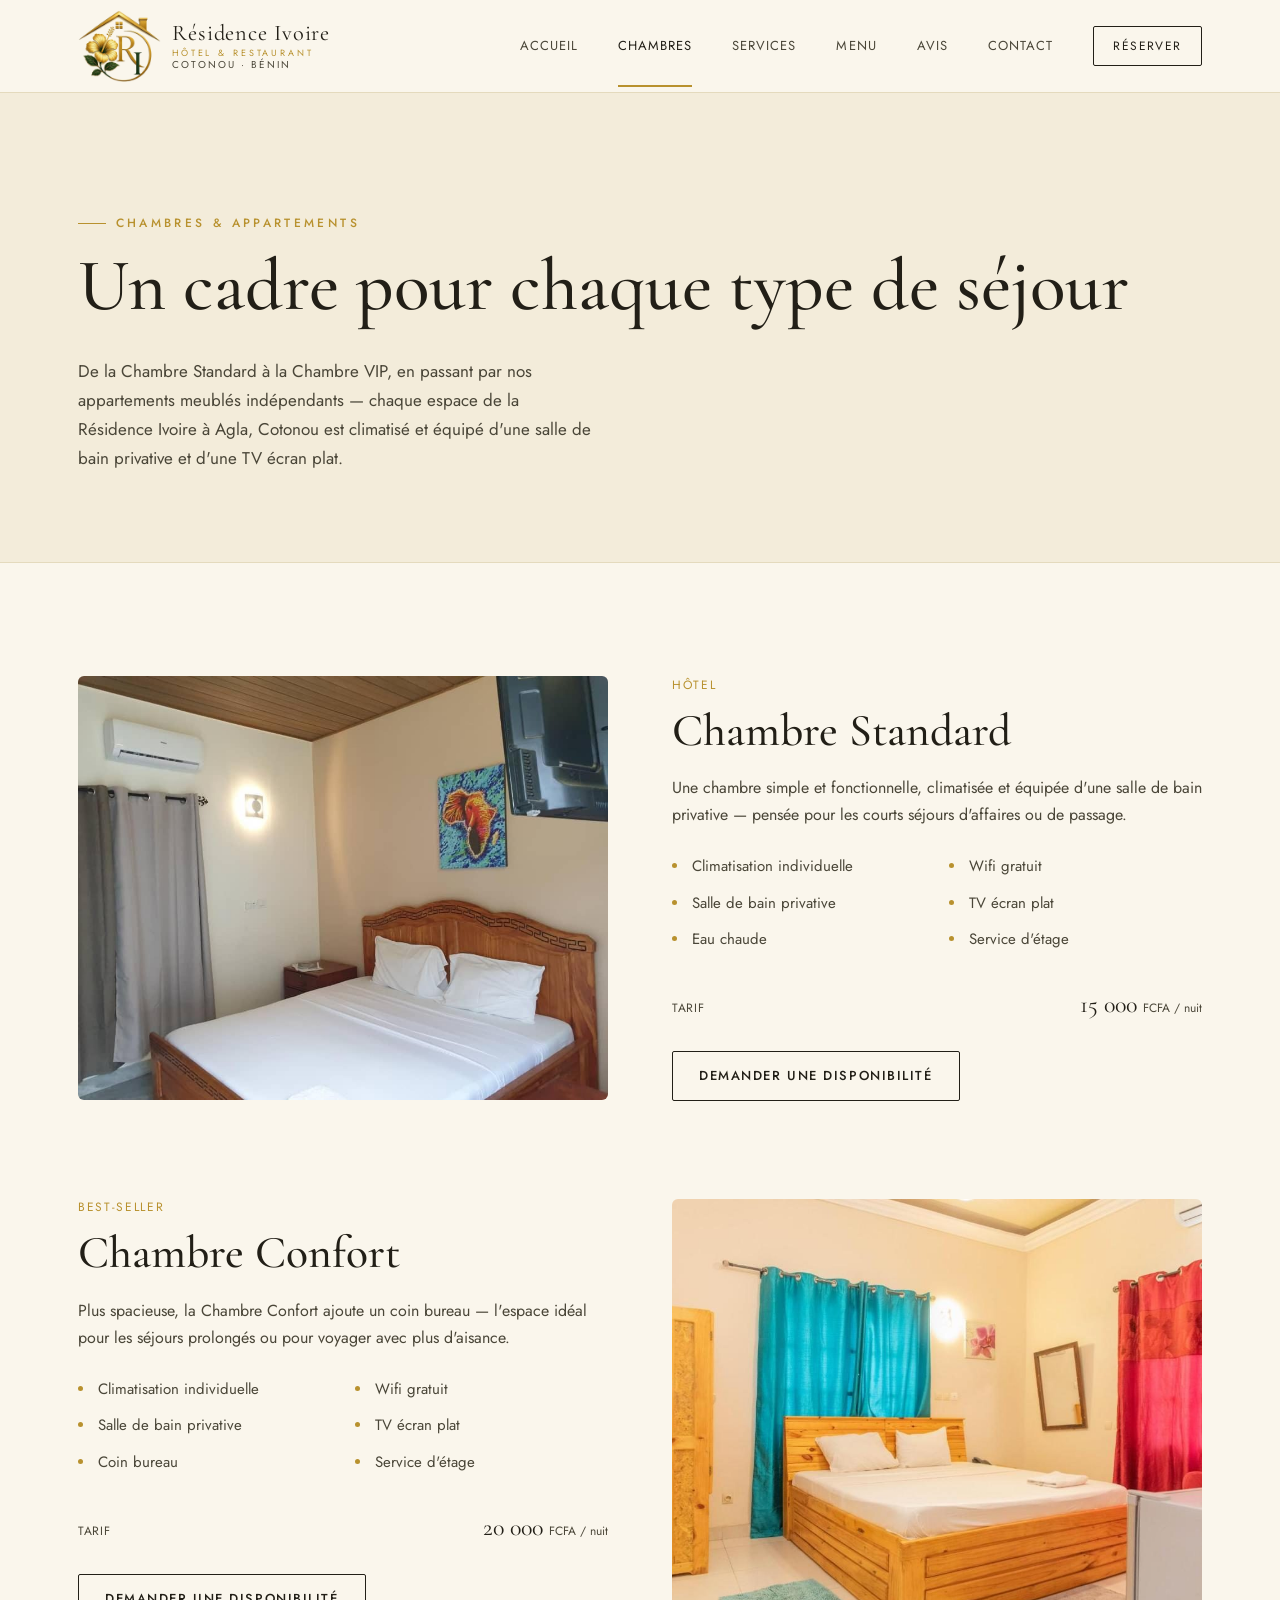
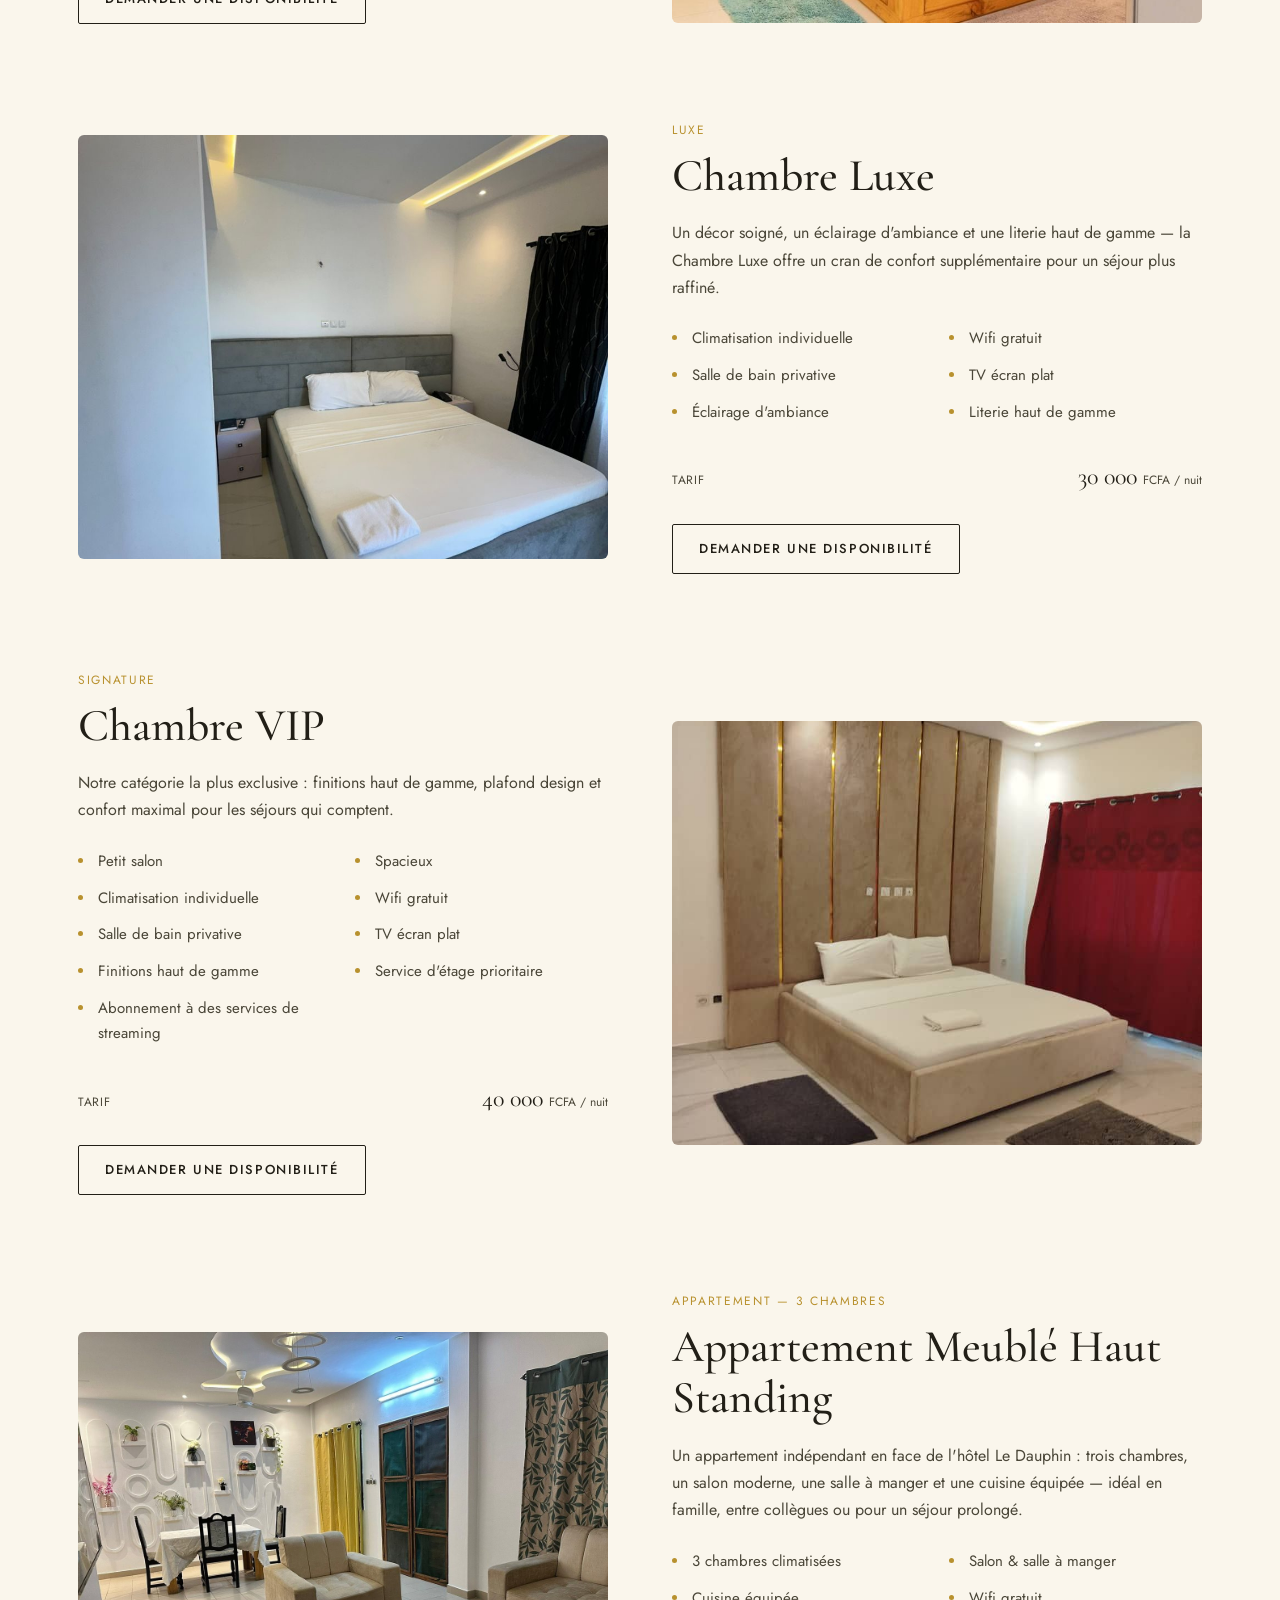
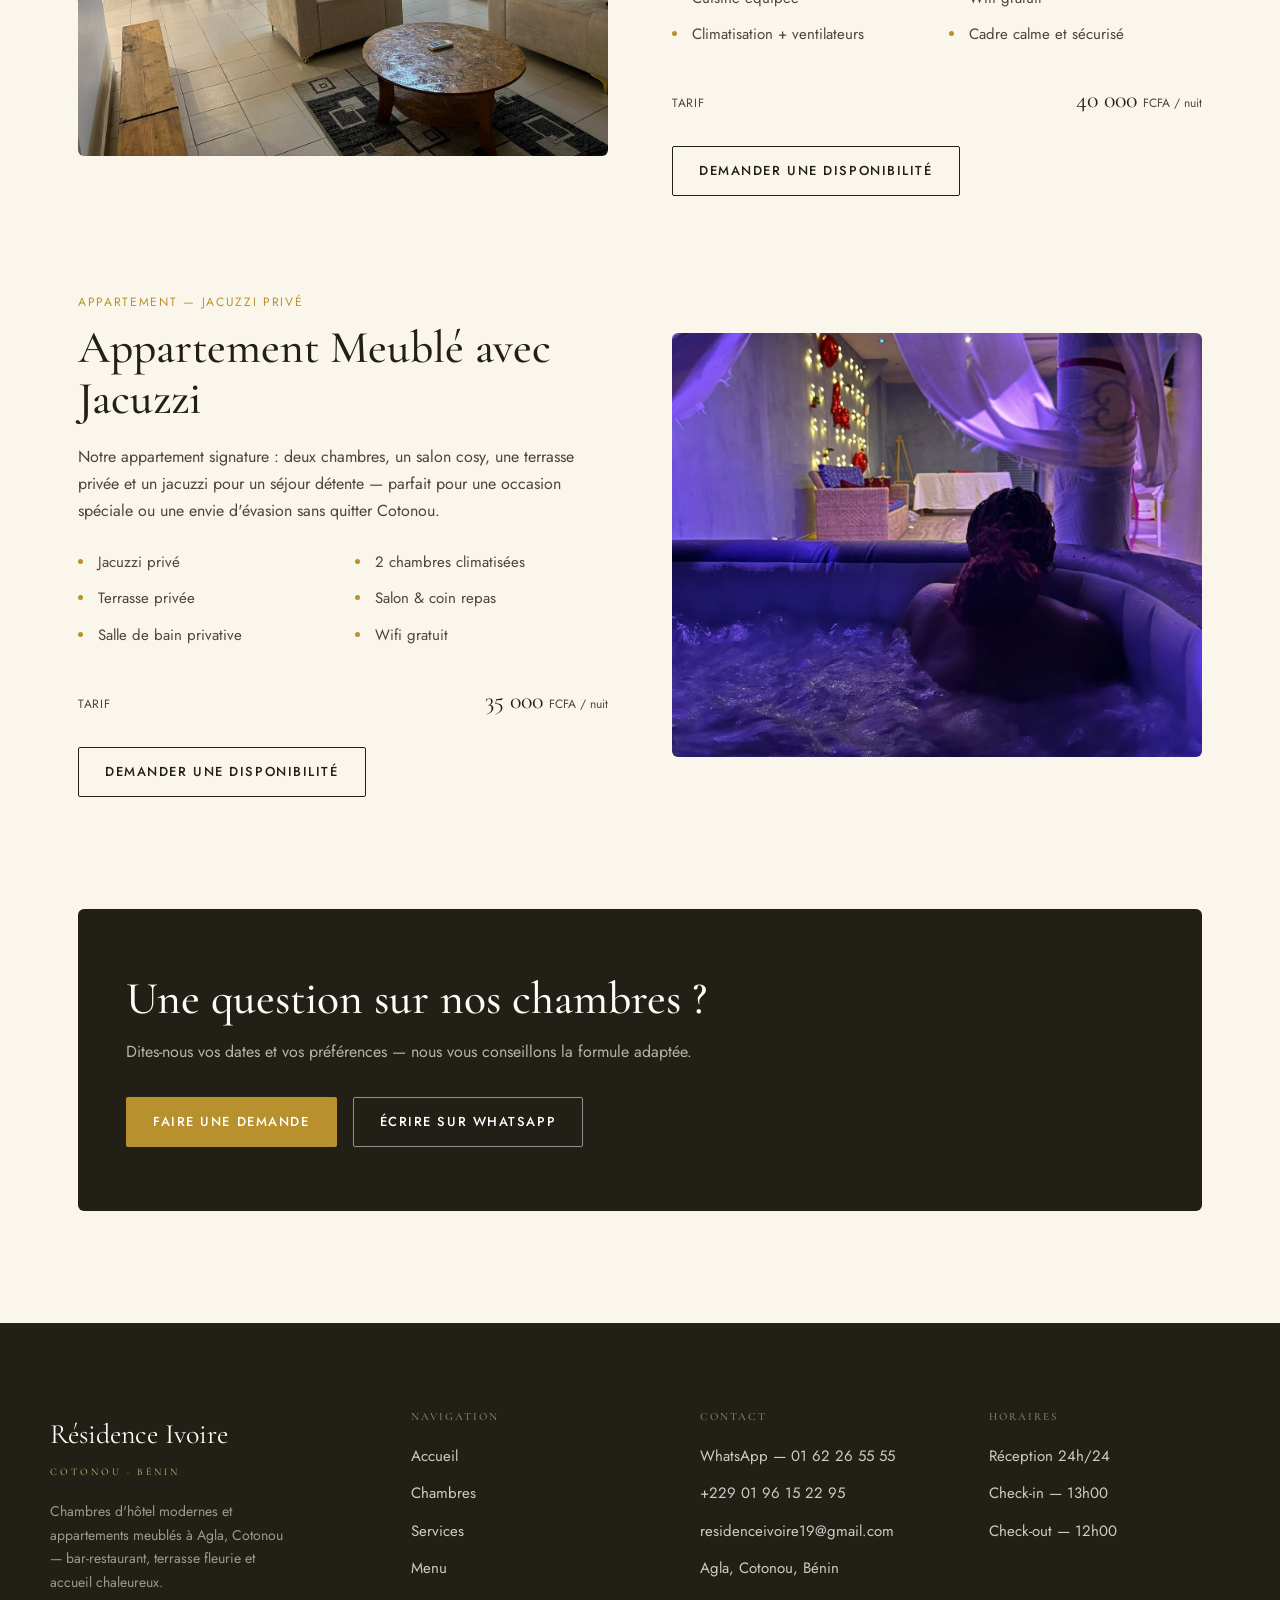
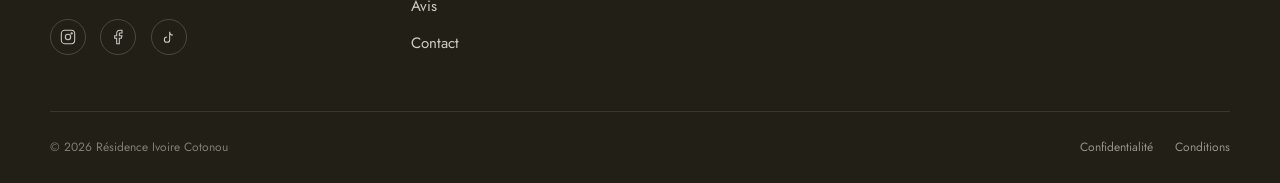
<file: chambres.html>
<!DOCTYPE html>
<html lang="fr">
<head>
  <meta charset="utf-8">
  <meta name="viewport" content="width=device-width, initial-scale=1.0">
  <link href="assets/img/favicon.png" rel="icon" type="image/png">
  <meta name="description" content="Chambres d'hôtel et appartements meublés de la Résidence Ivoire à Cotonou — dont un appartement avec jacuzzi privé. Climatisation, wifi gratuit, salle de bain privative.">
  <title>Chambres, Appartements &amp; Jacuzzi — Résidence Ivoire Cotonou</title>
  <link rel="preconnect" href="https://fonts.googleapis.com">
  <link rel="preconnect" href="https://fonts.gstatic.com" crossorigin>
  <link href="https://fonts.googleapis.com/css2?family=Cormorant+Garamond:ital,wght@0,400;0,500;0,600;1,500&family=Jost:wght@300;400;500;600&display=swap" rel="stylesheet">
  <link rel="stylesheet" href="css/style.css">
</head>
<body>

  <!-- ===== HEADER ===== -->
  <header class="site-header">
    <div class="wrap bar">
      <a class="brand" href="/" aria-label="Résidence Ivoire — Accueil">
        <img class="logo-mark" src="assets/img/logo-ivoire-emblem.png" alt="Résidence Ivoire Cotonou">
        <span class="brand-word">Résidence Ivoire<span class="sub">Hôtel &amp; Restaurant</span><span class="tagline">Cotonou · Bénin</span></span>
      </a>
      <nav class="main-nav" aria-label="Navigation principale">
        <a class="nav-link" href="/">Accueil</a>
        <a class="nav-link active" href="/chambres">Chambres</a>
        <a class="nav-link" href="/services">Services</a>
        <a class="nav-link" href="/menu">Menu</a>
        <a class="nav-link" href="/avis">Avis</a>
        <a class="nav-link js-events-link" href="/evenements">Événements</a>
        <a class="nav-link" href="/contact">Contact</a>
        <a class="header-cta" href="/contact">Réserver</a>
      </nav>
      <button class="burger" id="burger" aria-label="Ouvrir le menu">
        <svg viewBox="0 0 24 24" fill="none" stroke="currentColor" stroke-width="1.4" stroke-linecap="round"><line x1="3" x2="21" y1="7" y2="7"/><line x1="3" x2="21" y1="12" y2="12"/><line x1="3" x2="21" y1="17" y2="17"/></svg>
      </button>
    </div>
  </header>

  <div class="mobile-menu" id="mobile-menu">
    <button class="mobile-menu-close" id="mobile-menu-close" aria-label="Fermer le menu">
      <svg viewBox="0 0 24 24" fill="none" stroke="currentColor" stroke-width="1.4" stroke-linecap="round"><path d="M18 6 6 18"/><path d="m6 6 12 12"/></svg>
    </button>
    <nav aria-label="Menu mobile">
      <a href="/">Accueil</a>
      <a href="/chambres">Chambres</a>
      <a href="/services">Services</a>
      <a href="/menu">Menu</a>
      <a href="/avis">Avis</a>
      <a class="js-events-link" href="/evenements">Événements</a>
      <a href="/contact">Contact</a>
    </nav>
    <a class="btn btn-primary" href="/contact">Réserver</a>
    <div class="social-icons light footer-social">
      <a href="https://www.instagram.com/residence.ivoire.ctn" target="_blank" rel="noopener" aria-label="Instagram"><svg viewBox="0 0 24 24" fill="none" stroke="currentColor" stroke-width="1.6"><rect x="2" y="2" width="20" height="20" rx="5"/><circle cx="12" cy="12" r="4"/><circle cx="17.5" cy="6.5" r="1"/></svg></a>
      <a href="https://www.facebook.com/share/1ESPT5MooX/" target="_blank" rel="noopener" aria-label="Facebook"><svg viewBox="0 0 24 24" fill="none" stroke="currentColor" stroke-width="1.6"><path d="M18 2h-3a5 5 0 0 0-5 5v3H7v4h3v8h4v-8h3l1-4h-4V7a1 1 0 0 1 1-1h3z"/></svg></a>
      <a href="https://vm.tiktok.com/ZS9BTaHk381GV-KoE0A/" target="_blank" rel="noopener" aria-label="TikTok"><svg viewBox="0 0 24 24" fill="none" stroke="currentColor" stroke-width="1.6"><path d="M9 12a4 4 0 1 0 4 4V4a5 5 0 0 0 5 5"/></svg></a>
    </div>
  </div>

  <!-- ===== INTRO ===== -->
  <section class="page-hero">
    <div class="wrap reveal visible">
      <p class="eyebrow">Chambres &amp; appartements</p>
      <h1>Un cadre pour chaque type de séjour</h1>
      <p class="lead">De la Chambre Standard à la Chambre VIP, en passant par nos appartements meublés indépendants — chaque espace de la Résidence Ivoire à Agla, Cotonou est climatisé et équipé d'une salle de bain privative et d'une TV écran plat.</p>
    </div>
  </section>

  <!-- ===== DÉTAIL DES CHAMBRES ===== -->
  <section class="wrap">

    <div class="room-detail reveal">
      <div class="room-detail-visual">
        <div class="photo-cover" style="aspect-ratio:5/4;">
          <img src="assets/img/gallery/chambre-standard-1.jpg" alt="Chambre Standard — Résidence Ivoire">
        </div>
      </div>
      <div class="room-detail-text">
        <span class="tag">Hôtel</span>
        <h2>Chambre Standard</h2>
        <p>Une chambre simple et fonctionnelle, climatisée et équipée d'une salle de bain privative — pensée pour les courts séjours d'affaires ou de passage.</p>
        <ul class="room-amenity-list">
          <li>Climatisation individuelle</li>
          <li>Wifi gratuit</li>
          <li>Salle de bain privative</li>
          <li>TV écran plat</li>
          <li>Eau chaude</li>
          <li>Service d'étage</li>
        </ul>
        <div class="room-price" style="border:none; padding:0;">
          <span class="from">Tarif</span>
          <span class="amount">15 000 <span>FCFA / nuit</span></span>
        </div>
        <a href="https://wa.me/2290162265555?text=Bonjour%2C%20je%20souhaite%20conna%C3%AEtre%20la%20disponibilit%C3%A9%20et%20le%20tarif%20pour%20la%20Chambre%20Standard." target="_blank" rel="noopener" class="btn btn-ghost" style="margin-top:1.6rem;">Demander une disponibilité</a>
      </div>
    </div>

    <div class="room-detail reverse reveal">
      <div class="room-detail-visual">
        <div class="photo-cover" style="aspect-ratio:5/4;">
          <img src="assets/img/gallery/chambre-confort-1.jpg" alt="Chambre Confort — Résidence Ivoire">
        </div>
      </div>
      <div class="room-detail-text">
        <span class="tag">Best-seller</span>
        <h2>Chambre Confort</h2>
        <p>Plus spacieuse, la Chambre Confort ajoute un coin bureau — l'espace idéal pour les séjours prolongés ou pour voyager avec plus d'aisance.</p>
        <ul class="room-amenity-list">
          <li>Climatisation individuelle</li>
          <li>Wifi gratuit</li>
          <li>Salle de bain privative</li>
          <li>TV écran plat</li>
          <li>Coin bureau</li>
          <li>Service d'étage</li>
        </ul>
        <div class="room-price" style="border:none; padding:0;">
          <span class="from">Tarif</span>
          <span class="amount">20 000 <span>FCFA / nuit</span></span>
        </div>
        <a href="https://wa.me/2290162265555?text=Bonjour%2C%20je%20souhaite%20conna%C3%AEtre%20la%20disponibilit%C3%A9%20et%20le%20tarif%20pour%20la%20Chambre%20Confort." target="_blank" rel="noopener" class="btn btn-ghost" style="margin-top:1.6rem;">Demander une disponibilité</a>
      </div>
    </div>

    <div class="room-detail reveal">
      <div class="room-detail-visual">
        <div class="photo-cover" style="aspect-ratio:5/4;">
          <img src="assets/img/gallery/chambre-luxe-1.jpg" alt="Chambre Luxe — Résidence Ivoire">
        </div>
      </div>
      <div class="room-detail-text">
        <span class="tag">Luxe</span>
        <h2>Chambre Luxe</h2>
        <p>Un décor soigné, un éclairage d'ambiance et une literie haut de gamme — la Chambre Luxe offre un cran de confort supplémentaire pour un séjour plus raffiné.</p>
        <ul class="room-amenity-list">
          <li>Climatisation individuelle</li>
          <li>Wifi gratuit</li>
          <li>Salle de bain privative</li>
          <li>TV écran plat</li>
          <li>Éclairage d'ambiance</li>
          <li>Literie haut de gamme</li>
        </ul>
        <div class="room-price" style="border:none; padding:0;">
          <span class="from">Tarif</span>
          <span class="amount">30 000 <span>FCFA / nuit</span></span>
        </div>
        <a href="https://wa.me/2290162265555?text=Bonjour%2C%20je%20souhaite%20conna%C3%AEtre%20la%20disponibilit%C3%A9%20et%20le%20tarif%20pour%20la%20Chambre%20Luxe." target="_blank" rel="noopener" class="btn btn-ghost" style="margin-top:1.6rem;">Demander une disponibilité</a>
      </div>
    </div>

    <div class="room-detail reverse reveal">
      <div class="room-detail-visual">
        <div class="photo-cover" style="aspect-ratio:5/4;">
          <img src="assets/img/gallery/chambre-vip-1.jpg" alt="Chambre VIP — Résidence Ivoire">
        </div>
      </div>
      <div class="room-detail-text">
        <span class="tag">Signature</span>
        <h2>Chambre VIP</h2>
        <p>Notre catégorie la plus exclusive : finitions haut de gamme, plafond design et confort maximal pour les séjours qui comptent.</p>
        <ul class="room-amenity-list">
          <li>Petit salon</li>
          <li>Spacieux</li>
          <li>Climatisation individuelle</li>
          <li>Wifi gratuit</li>
          <li>Salle de bain privative</li>
          <li>TV écran plat</li>
          <li>Finitions haut de gamme</li>
          <li>Service d'étage prioritaire</li>
          <li>Abonnement à des services de streaming</li>
        </ul>
        <div class="room-price" style="border:none; padding:0;">
          <span class="from">Tarif</span>
          <span class="amount">40 000 <span>FCFA / nuit</span></span>
        </div>
        <a href="https://wa.me/2290162265555?text=Bonjour%2C%20je%20souhaite%20conna%C3%AEtre%20la%20disponibilit%C3%A9%20et%20le%20tarif%20pour%20la%20Chambre%20VIP." target="_blank" rel="noopener" class="btn btn-ghost" style="margin-top:1.6rem;">Demander une disponibilité</a>
      </div>
    </div>

    <div class="room-detail reveal">
      <div class="room-detail-visual">
        <div class="photo-cover" style="aspect-ratio:5/4;">
          <img src="assets/img/gallery/apt1-salon.jpg" alt="Appartement Meublé 1 — salon">
        </div>
      </div>
      <div class="room-detail-text">
        <span class="tag">Appartement — 3 chambres</span>
        <h2>Appartement Meublé Haut Standing</h2>
        <p>Un appartement indépendant en face de l'hôtel Le Dauphin : trois chambres, un salon moderne, une salle à manger et une cuisine équipée — idéal en famille, entre collègues ou pour un séjour prolongé.</p>
        <ul class="room-amenity-list">
          <li>3 chambres climatisées</li>
          <li>Salon &amp; salle à manger</li>
          <li>Cuisine équipée</li>
          <li>Wifi gratuit</li>
          <li>Climatisation + ventilateurs</li>
          <li>Cadre calme et sécurisé</li>
        </ul>
        <div class="room-price" style="border:none; padding:0;">
          <span class="from">Tarif</span>
          <span class="amount">40 000 <span>FCFA / nuit</span></span>
        </div>
        <a href="https://wa.me/2290162265555?text=Bonjour%2C%20je%20souhaite%20conna%C3%AEtre%20la%20disponibilit%C3%A9%20et%20le%20tarif%20pour%20l%27Appartement%20Meubl%C3%A9%20Haut%20Standing." target="_blank" rel="noopener" class="btn btn-ghost" style="margin-top:1.6rem;">Demander une disponibilité</a>
      </div>
    </div>

    <div class="room-detail reverse reveal">
      <div class="room-detail-visual">
        <div class="photo-cover" style="aspect-ratio:5/4;">
          <img src="assets/img/gallery/apt2-jacuzzi.jpg" alt="Appartement Meublé 2 — jacuzzi privé">
        </div>
      </div>
      <div class="room-detail-text">
        <span class="tag">Appartement — Jacuzzi privé</span>
        <h2>Appartement Meublé avec Jacuzzi</h2>
        <p>Notre appartement signature : deux chambres, un salon cosy, une terrasse privée et un jacuzzi pour un séjour détente — parfait pour une occasion spéciale ou une envie d'évasion sans quitter Cotonou.</p>
        <ul class="room-amenity-list">
          <li>Jacuzzi privé</li>
          <li>2 chambres climatisées</li>
          <li>Terrasse privée</li>
          <li>Salon &amp; coin repas</li>
          <li>Salle de bain privative</li>
          <li>Wifi gratuit</li>
        </ul>
        <div class="room-price" style="border:none; padding:0;">
          <span class="from">Tarif</span>
          <span class="amount">35 000 <span>FCFA / nuit</span></span>
        </div>
        <a href="https://wa.me/2290162265555?text=Bonjour%2C%20je%20souhaite%20conna%C3%AEtre%20la%20disponibilit%C3%A9%20et%20le%20tarif%20pour%20l%27Appartement%20Meubl%C3%A9%20avec%20Jacuzzi." target="_blank" rel="noopener" class="btn btn-ghost" style="margin-top:1.6rem;">Demander une disponibilité</a>
      </div>
    </div>

  </section>

  <!-- ===== CTA ===== -->
  <section class="wrap" style="padding-top:0;">
    <div class="cta-banner reveal">
      <div>
        <h2>Une question sur nos chambres ?</h2>
        <p>Dites-nous vos dates et vos préférences — nous vous conseillons la formule adaptée.</p>
      </div>
      <div class="cta-actions">
        <a href="/contact" class="btn btn-gold">Faire une demande</a>
        <a href="https://wa.me/2290162265555?text=Bonjour%2C%20j%27ai%20une%20question%20sur%20vos%20chambres%20et%20appartements." target="_blank" rel="noopener" class="btn btn-outline-light">Écrire sur WhatsApp</a>
      </div>
    </div>
  </section>

  <!-- ===== FOOTER ===== -->
  <footer class="site-footer">
    <div class="wrap footer-main">
      <div class="footer-cols">
        <div>
          <p class="footer-brand-word">Résidence Ivoire<span class="sub">Cotonou · Bénin</span></p>
          <p class="footer-desc">Chambres d'hôtel modernes et appartements meublés à Agla, Cotonou — bar-restaurant, terrasse fleurie et accueil chaleureux.</p>
          <div class="social-icons footer-social">
            <a href="https://www.instagram.com/residence.ivoire.ctn" target="_blank" rel="noopener" aria-label="Instagram"><svg viewBox="0 0 24 24" fill="none" stroke="currentColor" stroke-width="1.6"><rect x="2" y="2" width="20" height="20" rx="5"/><circle cx="12" cy="12" r="4"/><circle cx="17.5" cy="6.5" r="1"/></svg></a>
            <a href="https://www.facebook.com/share/1ESPT5MooX/" target="_blank" rel="noopener" aria-label="Facebook"><svg viewBox="0 0 24 24" fill="none" stroke="currentColor" stroke-width="1.6"><path d="M18 2h-3a5 5 0 0 0-5 5v3H7v4h3v8h4v-8h3l1-4h-4V7a1 1 0 0 1 1-1h3z"/></svg></a>
            <a href="https://vm.tiktok.com/ZS9BTaHk381GV-KoE0A/" target="_blank" rel="noopener" aria-label="TikTok"><svg viewBox="0 0 24 24" fill="none" stroke="currentColor" stroke-width="1.6"><path d="M9 12a4 4 0 1 0 4 4V4a5 5 0 0 0 5 5"/></svg></a>
          </div>
        </div>
        <div class="footer-col">
          <h4>Navigation</h4>
          <nav aria-label="Navigation pied de page">
            <a href="/">Accueil</a>
            <a href="/chambres">Chambres</a>
            <a href="/services">Services</a>
            <a href="/menu">Menu</a>
            <a href="/avis">Avis</a>
            <a href="/contact">Contact</a>
          </nav>
        </div>
        <div class="footer-col">
          <h4>Contact</h4>
          <a href="https://wa.me/2290162265555?text=Bonjour%20R%C3%A9sidence%20Ivoire%2C%20je%20souhaiterais%20avoir%20plus%20d%27informations%20sur%20vos%20disponibilit%C3%A9s." target="_blank" rel="noopener">WhatsApp — 01 62 26 55 55</a>
          <a href="tel:+2290196152295">+229 01 96 15 22 95</a>
          <a href="mailto:residenceivoire19@gmail.com?subject=Demande%20d%27informations%20%E2%80%94%20R%C3%A9sidence%20Ivoire&body=Bonjour%20R%C3%A9sidence%20Ivoire%2C%20je%20souhaiterais%20avoir%20plus%20d%27informations%20sur%20vos%20disponibilit%C3%A9s.">residenceivoire19@gmail.com</a>
          <a href="https://www.google.com/maps/search/?api=1&query=6.371333,2.360112" target="_blank" rel="noopener">Agla, Cotonou, Bénin</a>
        </div>
        <div class="footer-col">
          <h4>Horaires</h4>
          <span>Réception 24h/24</span>
          <span>Check-in — 13h00</span>
          <span>Check-out — 12h00</span>
        </div>
      </div>
    </div>
    <div class="wrap footer-bottom">
      <div class="footer-bottom-inner">
        <span class="copyright">© <span data-year>2026</span> Résidence Ivoire Cotonou</span>
        <div class="legal-links">
          <a href="/confidentialite">Confidentialité</a>
          <a href="/conditions">Conditions</a>
        </div>
      </div>
    </div>
  </footer>

  <script src="js/main.js"></script>
</body>
</html>
</file>
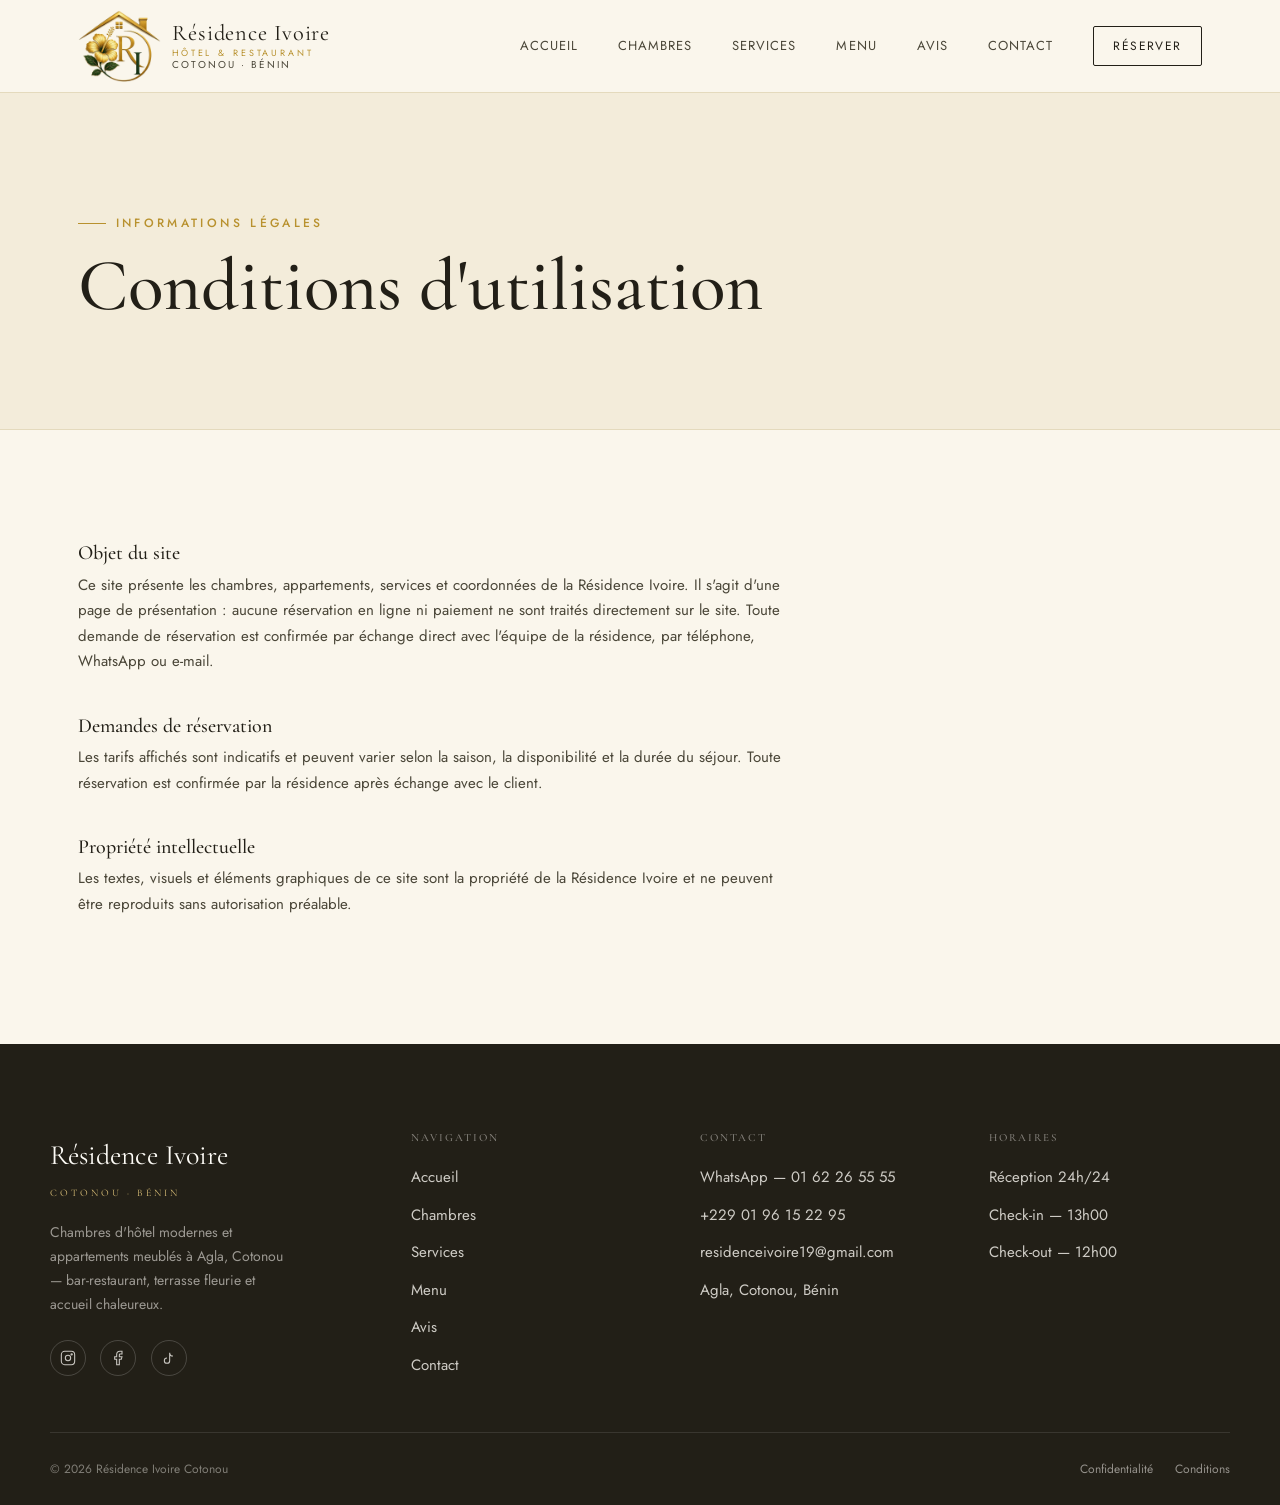
<file: conditions.html>
<!DOCTYPE html>
<html lang="fr">
<head>
  <meta charset="utf-8">
  <meta name="viewport" content="width=device-width, initial-scale=1.0">
  <link href="assets/img/favicon.png" rel="icon" type="image/png">
  <title>Conditions — Résidence Ivoire Cotonou</title>
  <link rel="preconnect" href="https://fonts.googleapis.com">
  <link rel="preconnect" href="https://fonts.gstatic.com" crossorigin>
  <link href="https://fonts.googleapis.com/css2?family=Cormorant+Garamond:ital,wght@0,400;0,500;0,600;1,500&family=Jost:wght@300;400;500;600&display=swap" rel="stylesheet">
  <link rel="stylesheet" href="css/style.css">
</head>
<body>

  <header class="site-header">
    <div class="wrap bar">
      <a class="brand" href="/" aria-label="Résidence Ivoire — Accueil">
        <img class="logo-mark" src="assets/img/logo-ivoire-emblem.png" alt="Résidence Ivoire Cotonou">
        <span class="brand-word">Résidence Ivoire<span class="sub">Hôtel &amp; Restaurant</span><span class="tagline">Cotonou · Bénin</span></span>
      </a>
      <nav class="main-nav" aria-label="Navigation principale">
        <a class="nav-link" href="/">Accueil</a>
        <a class="nav-link" href="/chambres">Chambres</a>
        <a class="nav-link" href="/services">Services</a>
        <a class="nav-link" href="/menu">Menu</a>
        <a class="nav-link" href="/avis">Avis</a>
        <a class="nav-link js-events-link" href="/evenements">Événements</a>
        <a class="nav-link" href="/contact">Contact</a>
        <a class="header-cta" href="/contact">Réserver</a>
      </nav>
      <button class="burger" id="burger" aria-label="Ouvrir le menu">
        <svg viewBox="0 0 24 24" fill="none" stroke="currentColor" stroke-width="1.4" stroke-linecap="round"><line x1="3" x2="21" y1="7" y2="7"/><line x1="3" x2="21" y1="12" y2="12"/><line x1="3" x2="21" y1="17" y2="17"/></svg>
      </button>
    </div>
  </header>

  <div class="mobile-menu" id="mobile-menu">
    <button class="mobile-menu-close" id="mobile-menu-close" aria-label="Fermer le menu">
      <svg viewBox="0 0 24 24" fill="none" stroke="currentColor" stroke-width="1.4" stroke-linecap="round"><path d="M18 6 6 18"/><path d="m6 6 12 12"/></svg>
    </button>
    <nav aria-label="Menu mobile">
      <a href="/">Accueil</a>
      <a href="/chambres">Chambres</a>
      <a href="/services">Services</a>
      <a href="/menu">Menu</a>
      <a href="/avis">Avis</a>
      <a class="js-events-link" href="/evenements">Événements</a>
      <a href="/contact">Contact</a>
    </nav>
    <a class="btn btn-primary" href="/contact">Réserver</a>
    <div class="social-icons light footer-social">
      <a href="https://www.instagram.com/residence.ivoire.ctn" target="_blank" rel="noopener" aria-label="Instagram"><svg viewBox="0 0 24 24" fill="none" stroke="currentColor" stroke-width="1.6"><rect x="2" y="2" width="20" height="20" rx="5"/><circle cx="12" cy="12" r="4"/><circle cx="17.5" cy="6.5" r="1"/></svg></a>
      <a href="https://www.facebook.com/share/1ESPT5MooX/" target="_blank" rel="noopener" aria-label="Facebook"><svg viewBox="0 0 24 24" fill="none" stroke="currentColor" stroke-width="1.6"><path d="M18 2h-3a5 5 0 0 0-5 5v3H7v4h3v8h4v-8h3l1-4h-4V7a1 1 0 0 1 1-1h3z"/></svg></a>
      <a href="https://vm.tiktok.com/ZS9BTaHk381GV-KoE0A/" target="_blank" rel="noopener" aria-label="TikTok"><svg viewBox="0 0 24 24" fill="none" stroke="currentColor" stroke-width="1.6"><path d="M9 12a4 4 0 1 0 4 4V4a5 5 0 0 0 5 5"/></svg></a>
    </div>
  </div>

  <section class="page-hero">
    <div class="wrap reveal visible">
      <p class="eyebrow">Informations légales</p>
      <h1>Conditions d'utilisation</h1>
    </div>
  </section>

  <section class="wrap">
    <div class="legal-content">
      <h2>Objet du site</h2>
      <p>Ce site présente les chambres, appartements, services et coordonnées de la Résidence Ivoire. Il s'agit d'une page de présentation : aucune réservation en ligne ni paiement ne sont traités directement sur le site. Toute demande de réservation est confirmée par échange direct avec l'équipe de la résidence, par téléphone, WhatsApp ou e-mail.</p>
      <h2>Demandes de réservation</h2>
      <p>Les tarifs affichés sont indicatifs et peuvent varier selon la saison, la disponibilité et la durée du séjour. Toute réservation est confirmée par la résidence après échange avec le client.</p>
      <h2>Propriété intellectuelle</h2>
      <p>Les textes, visuels et éléments graphiques de ce site sont la propriété de la Résidence Ivoire et ne peuvent être reproduits sans autorisation préalable.</p>
    </div>
  </section>

  <footer class="site-footer">
    <div class="wrap footer-main">
      <div class="footer-cols">
        <div>
          <p class="footer-brand-word">Résidence Ivoire<span class="sub">Cotonou · Bénin</span></p>
          <p class="footer-desc">Chambres d'hôtel modernes et appartements meublés à Agla, Cotonou — bar-restaurant, terrasse fleurie et accueil chaleureux.</p>
          <div class="social-icons footer-social">
            <a href="https://www.instagram.com/residence.ivoire.ctn" target="_blank" rel="noopener" aria-label="Instagram"><svg viewBox="0 0 24 24" fill="none" stroke="currentColor" stroke-width="1.6"><rect x="2" y="2" width="20" height="20" rx="5"/><circle cx="12" cy="12" r="4"/><circle cx="17.5" cy="6.5" r="1"/></svg></a>
            <a href="https://www.facebook.com/share/1ESPT5MooX/" target="_blank" rel="noopener" aria-label="Facebook"><svg viewBox="0 0 24 24" fill="none" stroke="currentColor" stroke-width="1.6"><path d="M18 2h-3a5 5 0 0 0-5 5v3H7v4h3v8h4v-8h3l1-4h-4V7a1 1 0 0 1 1-1h3z"/></svg></a>
            <a href="https://vm.tiktok.com/ZS9BTaHk381GV-KoE0A/" target="_blank" rel="noopener" aria-label="TikTok"><svg viewBox="0 0 24 24" fill="none" stroke="currentColor" stroke-width="1.6"><path d="M9 12a4 4 0 1 0 4 4V4a5 5 0 0 0 5 5"/></svg></a>
          </div>
        </div>
        <div class="footer-col">
          <h4>Navigation</h4>
          <nav aria-label="Navigation pied de page">
            <a href="/">Accueil</a>
            <a href="/chambres">Chambres</a>
            <a href="/services">Services</a>
            <a href="/menu">Menu</a>
            <a href="/avis">Avis</a>
            <a href="/contact">Contact</a>
          </nav>
        </div>
        <div class="footer-col">
          <h4>Contact</h4>
          <a href="https://wa.me/2290162265555?text=Bonjour%20R%C3%A9sidence%20Ivoire%2C%20je%20souhaiterais%20avoir%20plus%20d%27informations%20sur%20vos%20disponibilit%C3%A9s." target="_blank" rel="noopener">WhatsApp — 01 62 26 55 55</a>
          <a href="tel:+2290196152295">+229 01 96 15 22 95</a>
          <a href="mailto:residenceivoire19@gmail.com?subject=Demande%20d%27informations%20%E2%80%94%20R%C3%A9sidence%20Ivoire&body=Bonjour%20R%C3%A9sidence%20Ivoire%2C%20je%20souhaiterais%20avoir%20plus%20d%27informations%20sur%20vos%20disponibilit%C3%A9s.">residenceivoire19@gmail.com</a>
          <a href="https://www.google.com/maps/search/?api=1&query=6.371333,2.360112" target="_blank" rel="noopener">Agla, Cotonou, Bénin</a>
        </div>
        <div class="footer-col">
          <h4>Horaires</h4>
          <span>Réception 24h/24</span>
          <span>Check-in — 13h00</span>
          <span>Check-out — 12h00</span>
        </div>
      </div>
    </div>
    <div class="wrap footer-bottom">
      <div class="footer-bottom-inner">
        <span class="copyright">© <span data-year>2026</span> Résidence Ivoire Cotonou</span>
        <div class="legal-links">
          <a href="/confidentialite">Confidentialité</a>
          <a href="/conditions">Conditions</a>
        </div>
      </div>
    </div>
  </footer>

  <script src="js/main.js"></script>
</body>
</html>
</file>
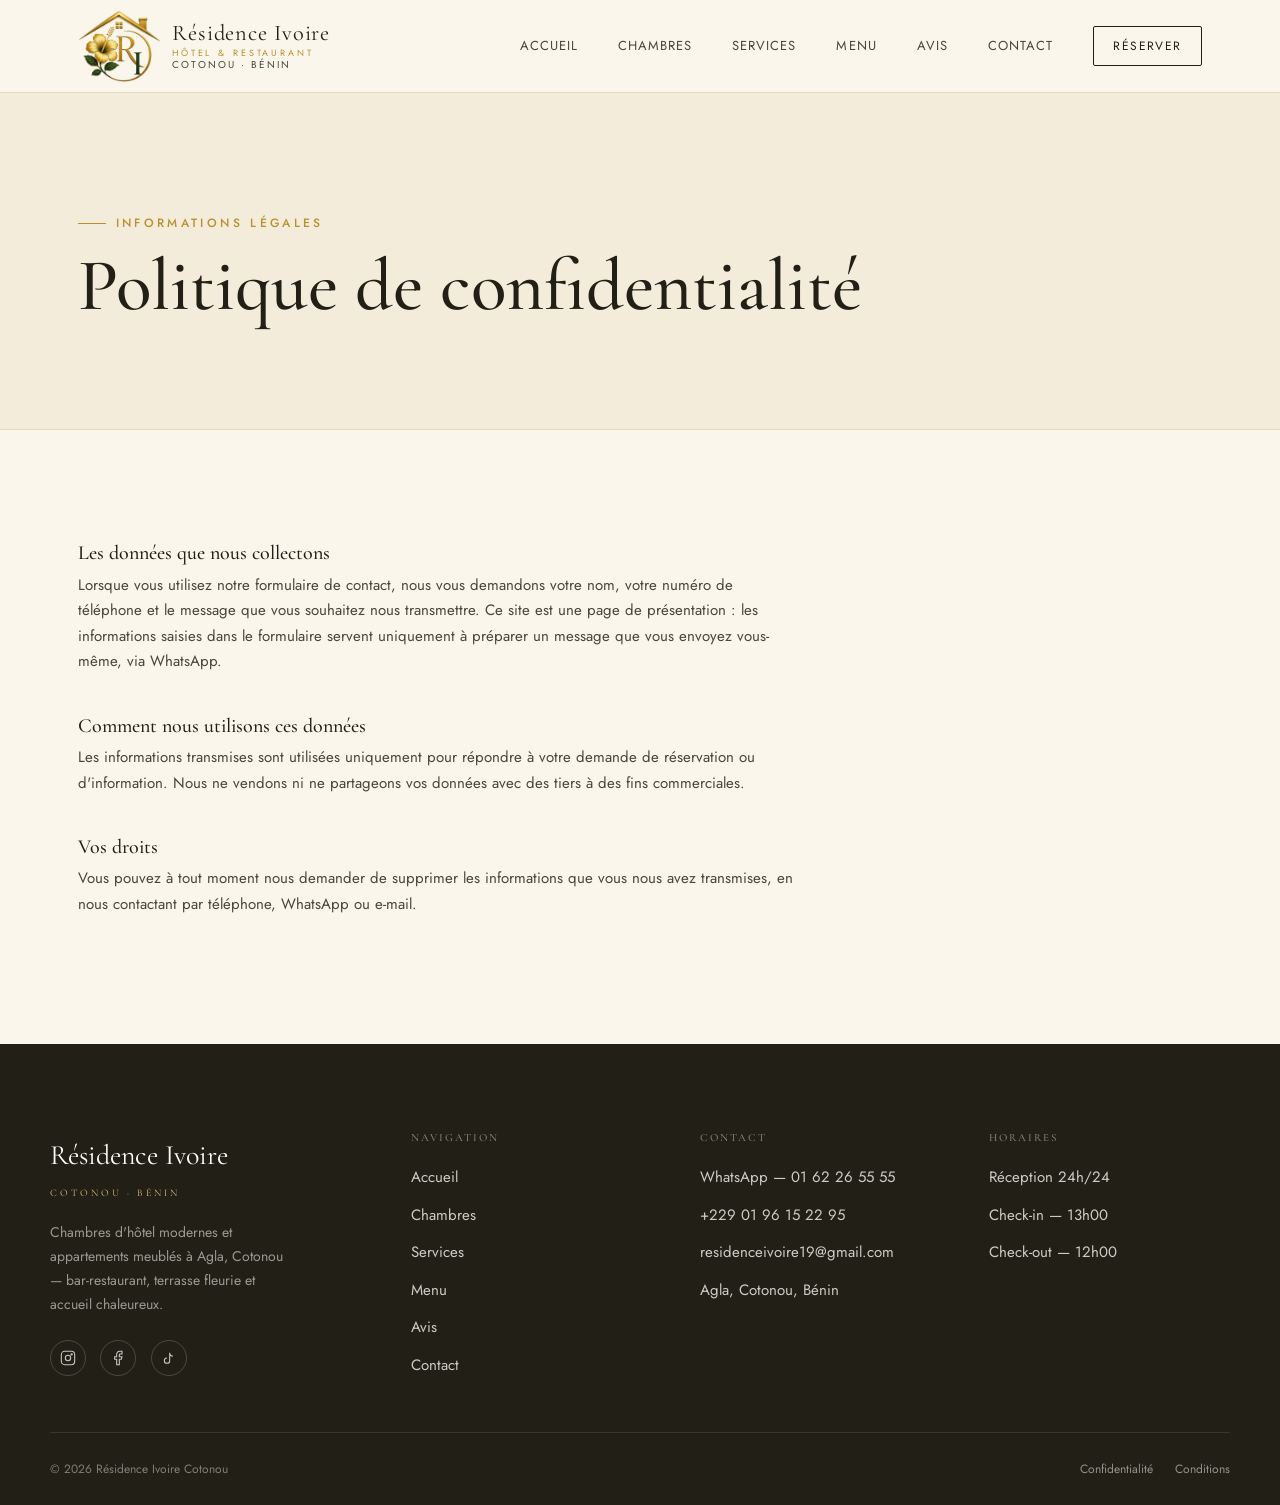
<file: confidentialite.html>
<!DOCTYPE html>
<html lang="fr">
<head>
  <meta charset="utf-8">
  <meta name="viewport" content="width=device-width, initial-scale=1.0">
  <link href="assets/img/favicon.png" rel="icon" type="image/png">
  <title>Confidentialité — Résidence Ivoire Cotonou</title>
  <link rel="preconnect" href="https://fonts.googleapis.com">
  <link rel="preconnect" href="https://fonts.gstatic.com" crossorigin>
  <link href="https://fonts.googleapis.com/css2?family=Cormorant+Garamond:ital,wght@0,400;0,500;0,600;1,500&family=Jost:wght@300;400;500;600&display=swap" rel="stylesheet">
  <link rel="stylesheet" href="css/style.css">
</head>
<body>

  <header class="site-header">
    <div class="wrap bar">
      <a class="brand" href="/" aria-label="Résidence Ivoire — Accueil">
        <img class="logo-mark" src="assets/img/logo-ivoire-emblem.png" alt="Résidence Ivoire Cotonou">
        <span class="brand-word">Résidence Ivoire<span class="sub">Hôtel &amp; Restaurant</span><span class="tagline">Cotonou · Bénin</span></span>
      <nav class="main-nav" aria-label="Navigation principale">
        <a class="nav-link" href="/">Accueil</a>
        <a class="nav-link" href="/chambres">Chambres</a>
        <a class="nav-link" href="/services">Services</a>
        <a class="nav-link" href="/menu">Menu</a>
        <a class="nav-link" href="/avis">Avis</a>
        <a class="nav-link js-events-link" href="/evenements">Événements</a>
        <a class="nav-link" href="/contact">Contact</a>
        <a class="header-cta" href="/contact">Réserver</a>
      </nav>
      <button class="burger" id="burger" aria-label="Ouvrir le menu">
        <svg viewBox="0 0 24 24" fill="none" stroke="currentColor" stroke-width="1.4" stroke-linecap="round"><line x1="3" x2="21" y1="7" y2="7"/><line x1="3" x2="21" y1="12" y2="12"/><line x1="3" x2="21" y1="17" y2="17"/></svg>
      </button>
    </div>
  </header>

  <div class="mobile-menu" id="mobile-menu">
    <button class="mobile-menu-close" id="mobile-menu-close" aria-label="Fermer le menu">
      <svg viewBox="0 0 24 24" fill="none" stroke="currentColor" stroke-width="1.4" stroke-linecap="round"><path d="M18 6 6 18"/><path d="m6 6 12 12"/></svg>
    </button>
    <nav aria-label="Menu mobile">
      <a href="/">Accueil</a>
      <a href="/chambres">Chambres</a>
      <a href="/services">Services</a>
      <a href="/menu">Menu</a>
      <a href="/avis">Avis</a>
      <a class="js-events-link" href="/evenements">Événements</a>
      <a href="/contact">Contact</a>
    </nav>
    <a class="btn btn-primary" href="/contact">Réserver</a>
    <div class="social-icons light footer-social">
      <a href="https://www.instagram.com/residence.ivoire.ctn" target="_blank" rel="noopener" aria-label="Instagram"><svg viewBox="0 0 24 24" fill="none" stroke="currentColor" stroke-width="1.6"><rect x="2" y="2" width="20" height="20" rx="5"/><circle cx="12" cy="12" r="4"/><circle cx="17.5" cy="6.5" r="1"/></svg></a>
      <a href="https://www.facebook.com/share/1ESPT5MooX/" target="_blank" rel="noopener" aria-label="Facebook"><svg viewBox="0 0 24 24" fill="none" stroke="currentColor" stroke-width="1.6"><path d="M18 2h-3a5 5 0 0 0-5 5v3H7v4h3v8h4v-8h3l1-4h-4V7a1 1 0 0 1 1-1h3z"/></svg></a>
      <a href="https://vm.tiktok.com/ZS9BTaHk381GV-KoE0A/" target="_blank" rel="noopener" aria-label="TikTok"><svg viewBox="0 0 24 24" fill="none" stroke="currentColor" stroke-width="1.6"><path d="M9 12a4 4 0 1 0 4 4V4a5 5 0 0 0 5 5"/></svg></a>
    </div>
  </div>

  <section class="page-hero">
    <div class="wrap reveal visible">
      <p class="eyebrow">Informations légales</p>
      <h1>Politique de confidentialité</h1>
    </div>
  </section>

  <section class="wrap">
    <div class="legal-content">
      <h2>Les données que nous collectons</h2>
      <p>Lorsque vous utilisez notre formulaire de contact, nous vous demandons votre nom, votre numéro de téléphone et le message que vous souhaitez nous transmettre. Ce site est une page de présentation : les informations saisies dans le formulaire servent uniquement à préparer un message que vous envoyez vous-même, via WhatsApp.</p>
      <h2>Comment nous utilisons ces données</h2>
      <p>Les informations transmises sont utilisées uniquement pour répondre à votre demande de réservation ou d'information. Nous ne vendons ni ne partageons vos données avec des tiers à des fins commerciales.</p>
      <h2>Vos droits</h2>
      <p>Vous pouvez à tout moment nous demander de supprimer les informations que vous nous avez transmises, en nous contactant par téléphone, WhatsApp ou e-mail.</p>
    </div>
  </section>

  <footer class="site-footer">
    <div class="wrap footer-main">
      <div class="footer-cols">
        <div>
          <p class="footer-brand-word">Résidence Ivoire<span class="sub">Cotonou · Bénin</span></p>
          <p class="footer-desc">Chambres d'hôtel modernes et appartements meublés à Agla, Cotonou — bar-restaurant, terrasse fleurie et accueil chaleureux.</p>
          <div class="social-icons footer-social">
            <a href="https://www.instagram.com/residence.ivoire.ctn" target="_blank" rel="noopener" aria-label="Instagram"><svg viewBox="0 0 24 24" fill="none" stroke="currentColor" stroke-width="1.6"><rect x="2" y="2" width="20" height="20" rx="5"/><circle cx="12" cy="12" r="4"/><circle cx="17.5" cy="6.5" r="1"/></svg></a>
            <a href="https://www.facebook.com/share/1ESPT5MooX/" target="_blank" rel="noopener" aria-label="Facebook"><svg viewBox="0 0 24 24" fill="none" stroke="currentColor" stroke-width="1.6"><path d="M18 2h-3a5 5 0 0 0-5 5v3H7v4h3v8h4v-8h3l1-4h-4V7a1 1 0 0 1 1-1h3z"/></svg></a>
            <a href="https://vm.tiktok.com/ZS9BTaHk381GV-KoE0A/" target="_blank" rel="noopener" aria-label="TikTok"><svg viewBox="0 0 24 24" fill="none" stroke="currentColor" stroke-width="1.6"><path d="M9 12a4 4 0 1 0 4 4V4a5 5 0 0 0 5 5"/></svg></a>
          </div>
        </div>
        <div class="footer-col">
          <h4>Navigation</h4>
          <nav aria-label="Navigation pied de page">
            <a href="/">Accueil</a>
            <a href="/chambres">Chambres</a>
            <a href="/services">Services</a>
            <a href="/menu">Menu</a>
            <a href="/avis">Avis</a>
            <a href="/contact">Contact</a>
          </nav>
        </div>
        <div class="footer-col">
          <h4>Contact</h4>
          <a href="https://wa.me/2290162265555?text=Bonjour%20R%C3%A9sidence%20Ivoire%2C%20je%20souhaiterais%20avoir%20plus%20d%27informations%20sur%20vos%20disponibilit%C3%A9s." target="_blank" rel="noopener">WhatsApp — 01 62 26 55 55</a>
          <a href="tel:+2290196152295">+229 01 96 15 22 95</a>
          <a href="mailto:residenceivoire19@gmail.com?subject=Demande%20d%27informations%20%E2%80%94%20R%C3%A9sidence%20Ivoire&body=Bonjour%20R%C3%A9sidence%20Ivoire%2C%20je%20souhaiterais%20avoir%20plus%20d%27informations%20sur%20vos%20disponibilit%C3%A9s.">residenceivoire19@gmail.com</a>
          <a href="https://www.google.com/maps/search/?api=1&query=6.371333,2.360112" target="_blank" rel="noopener">Agla, Cotonou, Bénin</a>
        </div>
        <div class="footer-col">
          <h4>Horaires</h4>
          <span>Réception 24h/24</span>
          <span>Check-in — 13h00</span>
          <span>Check-out — 12h00</span>
        </div>
      </div>
    </div>
    <div class="wrap footer-bottom">
      <div class="footer-bottom-inner">
        <span class="copyright">© <span data-year>2026</span> Résidence Ivoire Cotonou</span>
        <div class="legal-links">
          <a href="/confidentialite">Confidentialité</a>
          <a href="/conditions">Conditions</a>
        </div>
      </div>
    </div>
  </footer>

  <script src="js/main.js"></script>
</body>
</html>
</file>
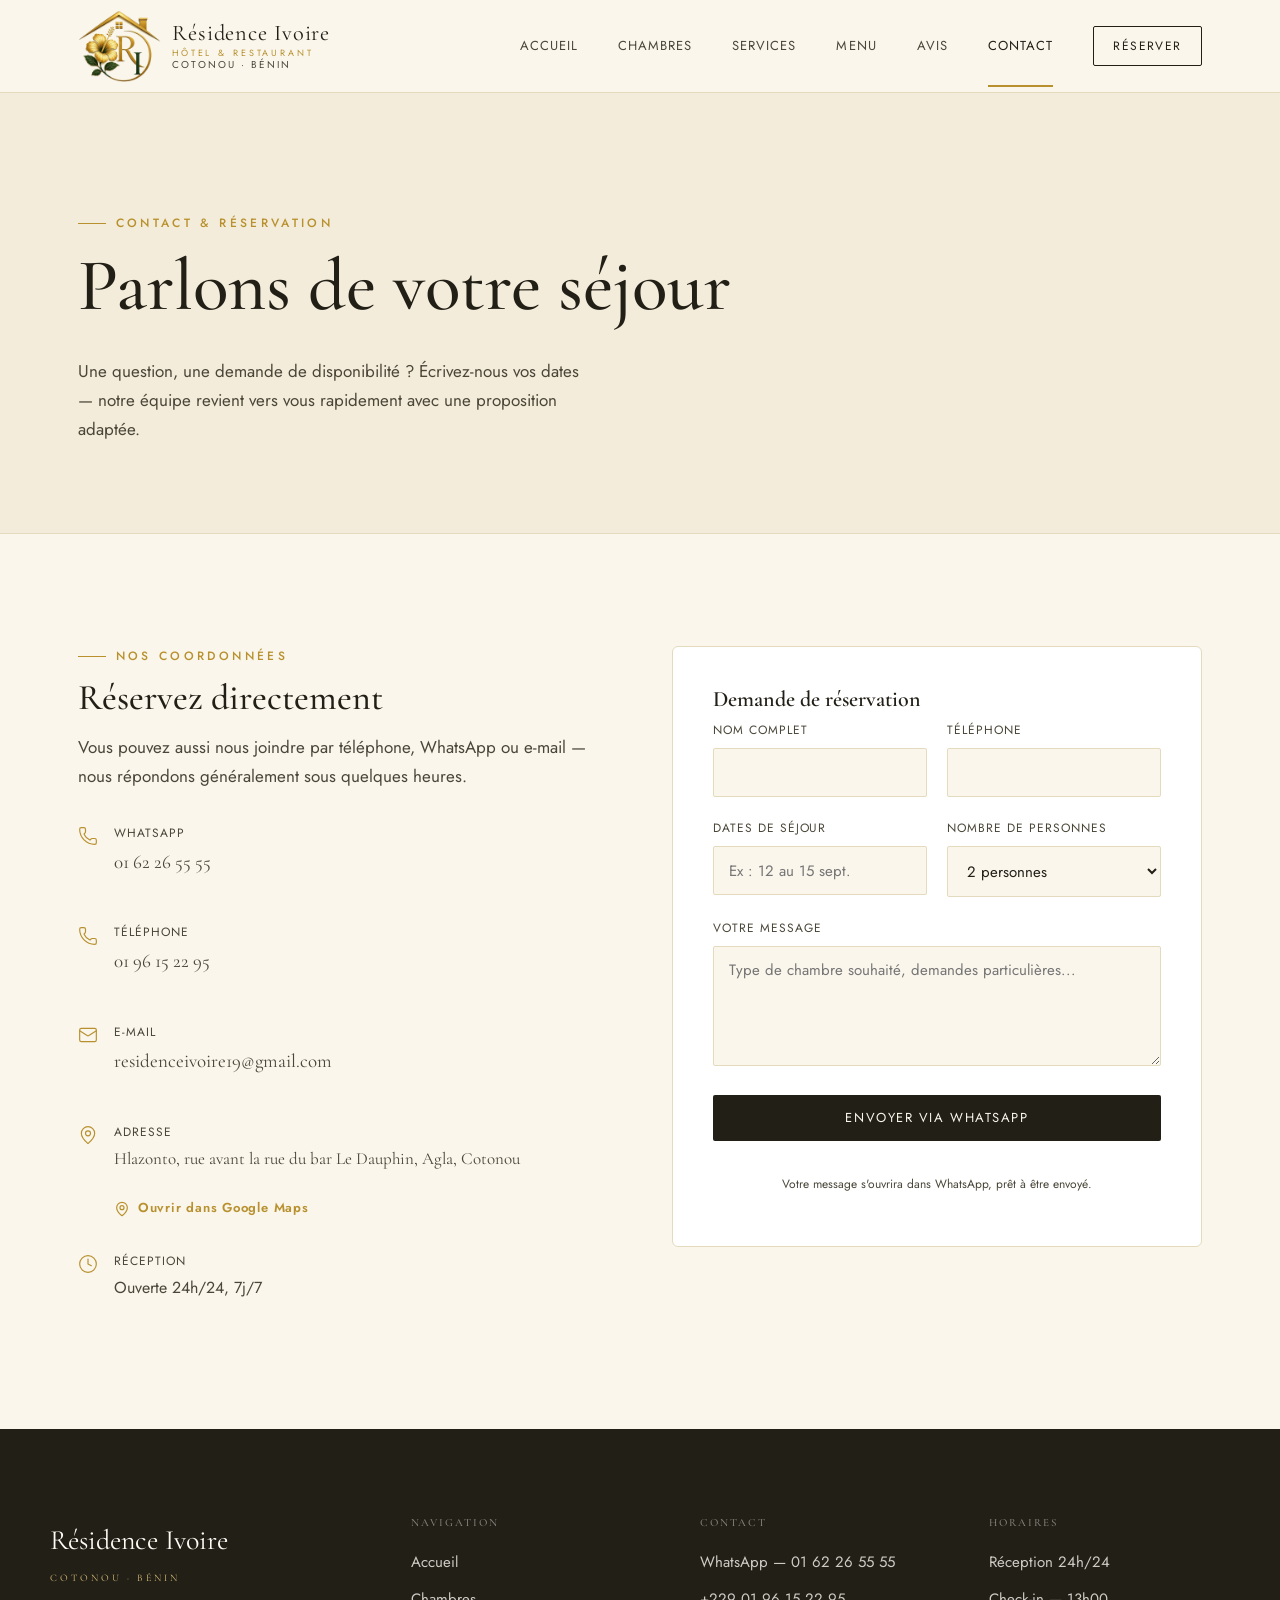
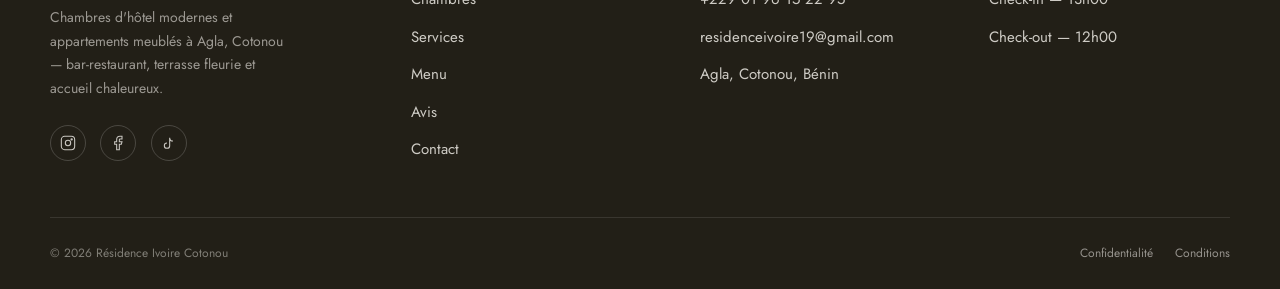
<file: contact.html>
<!DOCTYPE html>
<html lang="fr">
<head>
  <meta charset="utf-8">
  <meta name="viewport" content="width=device-width, initial-scale=1.0">
  <link href="assets/img/favicon.png" rel="icon" type="image/png">
  <meta name="description" content="Contactez la Résidence Ivoire à Cotonou pour toute demande de réservation — WhatsApp, téléphone ou formulaire en ligne.">
  <title>Contact &amp; Réservation — Résidence Ivoire Cotonou</title>
  <link rel="preconnect" href="https://fonts.googleapis.com">
  <link rel="preconnect" href="https://fonts.gstatic.com" crossorigin>
  <link href="https://fonts.googleapis.com/css2?family=Cormorant+Garamond:ital,wght@0,400;0,500;0,600;1,500&family=Jost:wght@300;400;500;600&display=swap" rel="stylesheet">
  <link rel="stylesheet" href="css/style.css">
</head>
<body>

  <!-- ===== HEADER ===== -->
  <header class="site-header">
    <div class="wrap bar">
      <a class="brand" href="/" aria-label="Résidence Ivoire — Accueil">
        <img class="logo-mark" src="assets/img/logo-ivoire-emblem.png" alt="Résidence Ivoire Cotonou">
        <span class="brand-word">Résidence Ivoire<span class="sub">Hôtel &amp; Restaurant</span><span class="tagline">Cotonou · Bénin</span></span>
      <nav class="main-nav" aria-label="Navigation principale">
        <a class="nav-link" href="/">Accueil</a>
        <a class="nav-link" href="/chambres">Chambres</a>
        <a class="nav-link" href="/services">Services</a>
        <a class="nav-link" href="/menu">Menu</a>
        <a class="nav-link" href="/avis">Avis</a>
        <a class="nav-link js-events-link" href="/evenements">Événements</a>
        <a class="nav-link active" href="/contact">Contact</a>
        <a class="header-cta" href="/contact">Réserver</a>
      </nav>
      <button class="burger" id="burger" aria-label="Ouvrir le menu">
        <svg viewBox="0 0 24 24" fill="none" stroke="currentColor" stroke-width="1.4" stroke-linecap="round"><line x1="3" x2="21" y1="7" y2="7"/><line x1="3" x2="21" y1="12" y2="12"/><line x1="3" x2="21" y1="17" y2="17"/></svg>
      </button>
    </div>
  </header>

  <div class="mobile-menu" id="mobile-menu">
    <button class="mobile-menu-close" id="mobile-menu-close" aria-label="Fermer le menu">
      <svg viewBox="0 0 24 24" fill="none" stroke="currentColor" stroke-width="1.4" stroke-linecap="round"><path d="M18 6 6 18"/><path d="m6 6 12 12"/></svg>
    </button>
    <nav aria-label="Menu mobile">
      <a href="/">Accueil</a>
      <a href="/chambres">Chambres</a>
      <a href="/services">Services</a>
      <a href="/menu">Menu</a>
      <a href="/avis">Avis</a>
      <a class="js-events-link" href="/evenements">Événements</a>
      <a href="/contact">Contact</a>
    </nav>
    <a class="btn btn-primary" href="/contact">Réserver</a>
    <div class="social-icons light footer-social">
      <a href="https://www.instagram.com/residence.ivoire.ctn" target="_blank" rel="noopener" aria-label="Instagram"><svg viewBox="0 0 24 24" fill="none" stroke="currentColor" stroke-width="1.6"><rect x="2" y="2" width="20" height="20" rx="5"/><circle cx="12" cy="12" r="4"/><circle cx="17.5" cy="6.5" r="1"/></svg></a>
      <a href="https://www.facebook.com/share/1ESPT5MooX/" target="_blank" rel="noopener" aria-label="Facebook"><svg viewBox="0 0 24 24" fill="none" stroke="currentColor" stroke-width="1.6"><path d="M18 2h-3a5 5 0 0 0-5 5v3H7v4h3v8h4v-8h3l1-4h-4V7a1 1 0 0 1 1-1h3z"/></svg></a>
      <a href="https://vm.tiktok.com/ZS9BTaHk381GV-KoE0A/" target="_blank" rel="noopener" aria-label="TikTok"><svg viewBox="0 0 24 24" fill="none" stroke="currentColor" stroke-width="1.6"><path d="M9 12a4 4 0 1 0 4 4V4a5 5 0 0 0 5 5"/></svg></a>
    </div>
  </div>

  <!-- ===== INTRO ===== -->
  <section class="page-hero">
    <div class="wrap reveal visible">
      <p class="eyebrow">Contact &amp; réservation</p>
      <h1>Parlons de votre séjour</h1>
      <p class="lead">Une question, une demande de disponibilité ? Écrivez-nous vos dates — notre équipe revient vers vous rapidement avec une proposition adaptée.</p>
    </div>
  </section>

  <!-- ===== CONTACT ===== -->
  <section class="wrap">
    <div class="contact-grid">
      <div class="reveal">
        <p class="eyebrow">Nos coordonnées</p>
        <h2 style="font-size:clamp(1.75rem,3vw,2.25rem);">Réservez directement</h2>
        <p class="lead">Vous pouvez aussi nous joindre par téléphone, WhatsApp ou e-mail — nous répondons généralement sous quelques heures.</p>
        <div class="contact-info-list">
          <div class="row">
            <svg viewBox="0 0 24 24" fill="none" stroke="currentColor" stroke-width="1.4" stroke-linecap="round" stroke-linejoin="round"><path d="M13.832 16.568a1 1 0 0 0 1.213-.303l.355-.465A2 2 0 0 1 17 15h3a2 2 0 0 1 2 2v3a2 2 0 0 1-2 2A18 18 0 0 1 2 4a2 2 0 0 1 2-2h3a2 2 0 0 1 2 2v3a2 2 0 0 1-.804 1.6l-.468.351a1 1 0 0 0-.292 1.233 14 14 0 0 0 6.392 6.384"/></svg>
            <div><p class="k">WhatsApp</p><p class="v"><a href="https://wa.me/2290162265555?text=Bonjour%20R%C3%A9sidence%20Ivoire%2C%20je%20souhaiterais%20avoir%20plus%20d%27informations%20sur%20vos%20disponibilit%C3%A9s." target="_blank" rel="noopener">01 62 26 55 55</a></p></div>
          </div>
          <div class="row">
            <svg viewBox="0 0 24 24" fill="none" stroke="currentColor" stroke-width="1.4" stroke-linecap="round" stroke-linejoin="round"><path d="M13.832 16.568a1 1 0 0 0 1.213-.303l.355-.465A2 2 0 0 1 17 15h3a2 2 0 0 1 2 2v3a2 2 0 0 1-2 2A18 18 0 0 1 2 4a2 2 0 0 1 2-2h3a2 2 0 0 1 2 2v3a2 2 0 0 1-.804 1.6l-.468.351a1 1 0 0 0-.292 1.233 14 14 0 0 0 6.392 6.384"/></svg>
            <div><p class="k">Téléphone</p><p class="v"><a href="tel:+2290196152295">01 96 15 22 95</a></p></div>
          </div>
          <div class="row">
            <svg viewBox="0 0 24 24" fill="none" stroke="currentColor" stroke-width="1.4" stroke-linecap="round" stroke-linejoin="round"><rect width="20" height="16" x="2" y="4" rx="2"/><path d="m22 7-8.97 5.7a1.94 1.94 0 0 1-2.06 0L2 7"/></svg>
            <div><p class="k">E-mail</p><p class="v"><a href="mailto:residenceivoire19@gmail.com?subject=Demande%20d%27informations%20%E2%80%94%20R%C3%A9sidence%20Ivoire&body=Bonjour%20R%C3%A9sidence%20Ivoire%2C%20je%20souhaiterais%20avoir%20plus%20d%27informations%20sur%20vos%20disponibilit%C3%A9s." style="word-break:break-all;">residenceivoire19@gmail.com</a></p></div>
          </div>
          <div class="row">
            <svg viewBox="0 0 24 24" fill="none" stroke="currentColor" stroke-width="1.4" stroke-linecap="round" stroke-linejoin="round"><path d="M20 10c0 4.993-5.539 10.193-7.399 11.799a1 1 0 0 1-1.202 0C9.539 20.193 4 14.993 4 10a8 8 0 0 1 16 0"/><circle cx="12" cy="10" r="3"/></svg>
            <div>
              <p class="k">Adresse</p>
              <p class="v" style="font-size:1.0625rem;">Hlazonto, rue avant la rue du bar Le Dauphin, Agla, Cotonou</p>
              <a href="https://www.google.com/maps/search/?api=1&query=6.371333,2.360112" target="_blank" rel="noopener" class="maps-btn">
                <svg viewBox="0 0 24 24" fill="none" stroke="currentColor" stroke-width="1.8" stroke-linecap="round" stroke-linejoin="round"><path d="M20 10c0 4.993-5.539 10.193-7.399 11.799a1 1 0 0 1-1.202 0C9.539 20.193 4 14.993 4 10a8 8 0 0 1 16 0"/><circle cx="12" cy="10" r="3"/></svg>
                Ouvrir dans Google Maps
              </a>
            </div>
          </div>
          <div class="row">
            <svg viewBox="0 0 24 24" fill="none" stroke="currentColor" stroke-width="1.4" stroke-linecap="round" stroke-linejoin="round"><circle cx="12" cy="12" r="10"/><polyline points="12 6 12 12 16 14"/></svg>
            <div><p class="k">Réception</p><p class="v" style="font-size:1rem; font-family:var(--font-body); color:var(--ink-soft);">Ouverte 24h/24, 7j/7</p></div>
          </div>
        </div>
      </div>

      <div class="form-card reveal reveal-d1">
        <h3>Demande de réservation</h3>
        <form id="contact-form" novalidate>
          <div class="form-fields">
            <div class="field-row">
              <div class="form-field">
                <label for="ct-name">Nom complet</label>
                <input type="text" id="ct-name" name="name" required autocomplete="name">
              </div>
              <div class="form-field">
                <label for="ct-phone">Téléphone</label>
                <input type="tel" id="ct-phone" name="phone" required autocomplete="tel">
              </div>
            </div>
            <div class="field-row">
              <div class="form-field">
                <label for="ct-dates">Dates de séjour</label>
                <input type="text" id="ct-dates" name="dates" placeholder="Ex : 12 au 15 sept.">
              </div>
              <div class="form-field">
                <label for="ct-guests">Nombre de personnes</label>
                <select id="ct-guests" name="guests">
                  <option value="1">1 personne</option>
                  <option value="2" selected>2 personnes</option>
                  <option value="3">3 personnes</option>
                  <option value="4+">4 personnes ou plus</option>
                </select>
              </div>
            </div>
            <div class="form-field">
              <label for="ct-message">Votre message</label>
              <textarea id="ct-message" name="message" placeholder="Type de chambre souhaité, demandes particulières..." required></textarea>
            </div>
            <button type="submit" class="submit-btn">Envoyer via WhatsApp</button>
            <p style="font-size:.75rem;color:var(--ink-soft);text-align:center;margin-top:.75rem;">Votre message s'ouvrira dans WhatsApp, prêt à être envoyé.</p>
          </div>

          <div class="success-panel">
            <div class="check-circle">
              <svg width="26" height="26" viewBox="0 0 24 24" fill="none" stroke="currentColor" stroke-width="2" stroke-linecap="round" stroke-linejoin="round"><path d="M20 6 9 17l-5-5"/></svg>
            </div>
            <h3>Demande prête !</h3>
            <p>Choisissez comment nous transmettre votre demande.</p>
            <div class="success-actions">
              <a class="whatsapp-btn" href="#" target="_blank" rel="noopener">
                <svg width="18" height="18" viewBox="0 0 24 24" fill="currentColor"><path d="M17.472 14.382c-.297-.149-1.758-.868-2.03-.967-.273-.099-.472-.148-.67.15-.197.297-.767.966-.94 1.164-.173.199-.347.223-.644.075-.297-.15-1.255-.463-2.39-1.475-.883-.788-1.48-1.761-1.653-2.059-.173-.297-.018-.458.13-.606.134-.133.298-.347.446-.52.149-.174.198-.298.298-.497.099-.198.05-.371-.025-.52-.075-.149-.669-1.612-.916-2.207-.242-.579-.487-.5-.669-.51-.173-.008-.371-.01-.57-.01-.198 0-.52.074-.792.372-.272.297-1.04 1.016-1.04 2.479 0 1.462 1.065 2.875 1.213 3.074.149.198 2.096 3.2 5.077 4.487.709.306 1.262.489 1.694.625.712.227 1.36.195 1.871.118.571-.085 1.758-.719 2.006-1.413.248-.694.248-1.289.173-1.413-.074-.124-.272-.198-.57-.347z"/><path d="M12 2C6.477 2 2 6.477 2 12c0 1.865.507 3.61 1.39 5.107L2 22l5.03-1.36A9.94 9.94 0 0 0 12 22c5.523 0 10-4.477 10-10S17.523 2 12 2z"/></svg>
                Envoyer via WhatsApp
              </a>
              <a href="tel:+2290196152295" class="contact-alt-btn">
                <svg viewBox="0 0 24 24" fill="none" stroke="currentColor" stroke-width="1.6" stroke-linecap="round" stroke-linejoin="round"><path d="M13.832 16.568a1 1 0 0 0 1.213-.303l.355-.465A2 2 0 0 1 17 15h3a2 2 0 0 1 2 2v3a2 2 0 0 1-2 2A18 18 0 0 1 2 4a2 2 0 0 1 2-2h3a2 2 0 0 1 2 2v3a2 2 0 0 1-.804 1.6l-.468.351a1 1 0 0 0-.292 1.233 14 14 0 0 0 6.392 6.384"/></svg>
                Appeler le 01 96 15 22 95
              </a>
              <a class="contact-alt-btn email-btn" href="#">
                <svg viewBox="0 0 24 24" fill="none" stroke="currentColor" stroke-width="1.6" stroke-linecap="round" stroke-linejoin="round"><rect width="20" height="16" x="2" y="4" rx="2"/><path d="m22 7-8.97 5.7a1.94 1.94 0 0 1-2.06 0L2 7"/></svg>
                Envoyer par e-mail
              </a>
            </div>
          </div>
        </form>
      </div>
    </div>
  </section>

  <!-- ===== FOOTER ===== -->
  <footer class="site-footer">
    <div class="wrap footer-main">
      <div class="footer-cols">
        <div>
          <p class="footer-brand-word">Résidence Ivoire<span class="sub">Cotonou · Bénin</span></p>
          <p class="footer-desc">Chambres d'hôtel modernes et appartements meublés à Agla, Cotonou — bar-restaurant, terrasse fleurie et accueil chaleureux.</p>
          <div class="social-icons footer-social">
            <a href="https://www.instagram.com/residence.ivoire.ctn" target="_blank" rel="noopener" aria-label="Instagram"><svg viewBox="0 0 24 24" fill="none" stroke="currentColor" stroke-width="1.6"><rect x="2" y="2" width="20" height="20" rx="5"/><circle cx="12" cy="12" r="4"/><circle cx="17.5" cy="6.5" r="1"/></svg></a>
            <a href="https://www.facebook.com/share/1ESPT5MooX/" target="_blank" rel="noopener" aria-label="Facebook"><svg viewBox="0 0 24 24" fill="none" stroke="currentColor" stroke-width="1.6"><path d="M18 2h-3a5 5 0 0 0-5 5v3H7v4h3v8h4v-8h3l1-4h-4V7a1 1 0 0 1 1-1h3z"/></svg></a>
            <a href="https://vm.tiktok.com/ZS9BTaHk381GV-KoE0A/" target="_blank" rel="noopener" aria-label="TikTok"><svg viewBox="0 0 24 24" fill="none" stroke="currentColor" stroke-width="1.6"><path d="M9 12a4 4 0 1 0 4 4V4a5 5 0 0 0 5 5"/></svg></a>
          </div>
        </div>
        <div class="footer-col">
          <h4>Navigation</h4>
          <nav aria-label="Navigation pied de page">
            <a href="/">Accueil</a>
            <a href="/chambres">Chambres</a>
            <a href="/services">Services</a>
            <a href="/menu">Menu</a>
            <a href="/avis">Avis</a>
            <a href="/contact">Contact</a>
          </nav>
        </div>
        <div class="footer-col">
          <h4>Contact</h4>
          <a href="https://wa.me/2290162265555?text=Bonjour%20R%C3%A9sidence%20Ivoire%2C%20je%20souhaiterais%20avoir%20plus%20d%27informations%20sur%20vos%20disponibilit%C3%A9s." target="_blank" rel="noopener">WhatsApp — 01 62 26 55 55</a>
          <a href="tel:+2290196152295">+229 01 96 15 22 95</a>
          <a href="mailto:residenceivoire19@gmail.com?subject=Demande%20d%27informations%20%E2%80%94%20R%C3%A9sidence%20Ivoire&body=Bonjour%20R%C3%A9sidence%20Ivoire%2C%20je%20souhaiterais%20avoir%20plus%20d%27informations%20sur%20vos%20disponibilit%C3%A9s.">residenceivoire19@gmail.com</a>
          <a href="https://www.google.com/maps/search/?api=1&query=6.371333,2.360112" target="_blank" rel="noopener">Agla, Cotonou, Bénin</a>
        </div>
        <div class="footer-col">
          <h4>Horaires</h4>
          <span>Réception 24h/24</span>
          <span>Check-in — 13h00</span>
          <span>Check-out — 12h00</span>
        </div>
      </div>
    </div>
    <div class="wrap footer-bottom">
      <div class="footer-bottom-inner">
        <span class="copyright">© <span data-year>2026</span> Résidence Ivoire Cotonou</span>
        <div class="legal-links">
          <a href="/confidentialite">Confidentialité</a>
          <a href="/conditions">Conditions</a>
        </div>
      </div>
    </div>
  </footer>

  <script src="js/main.js"></script>
</body>
</html>
</file>
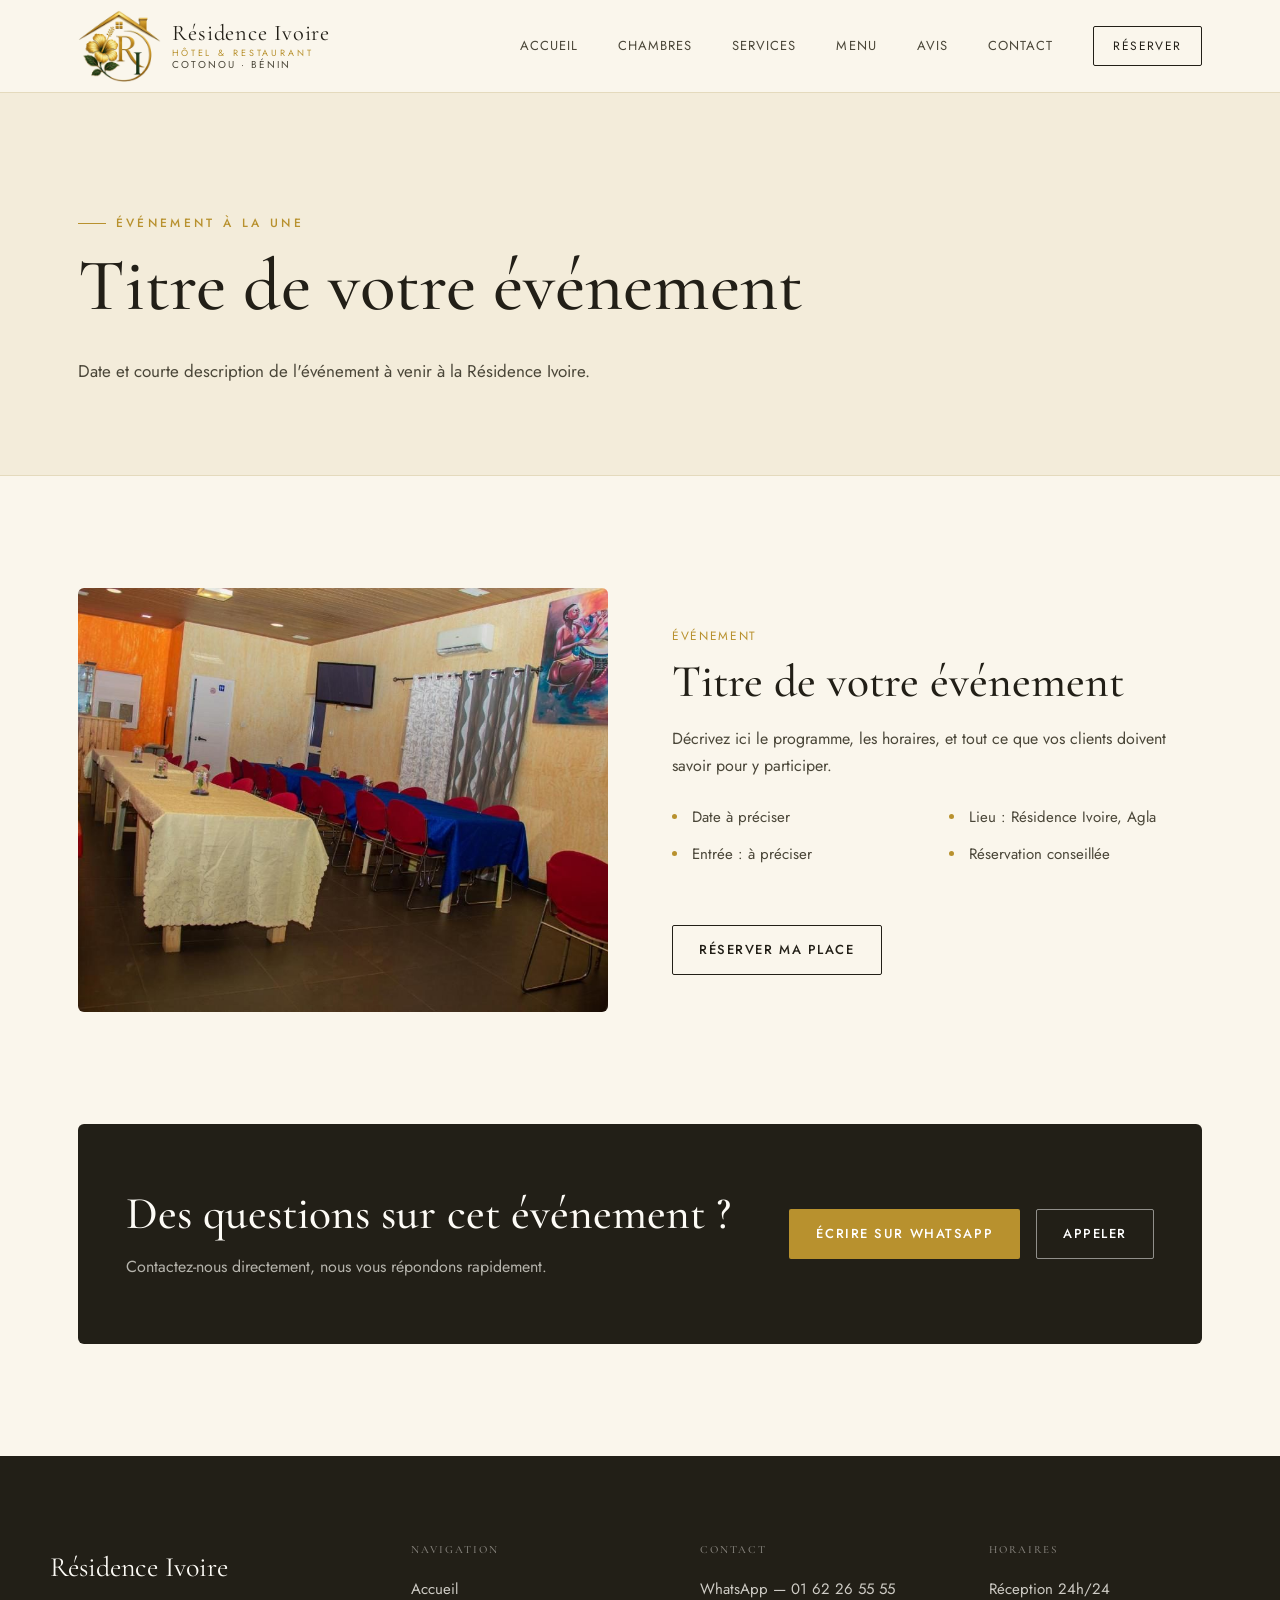
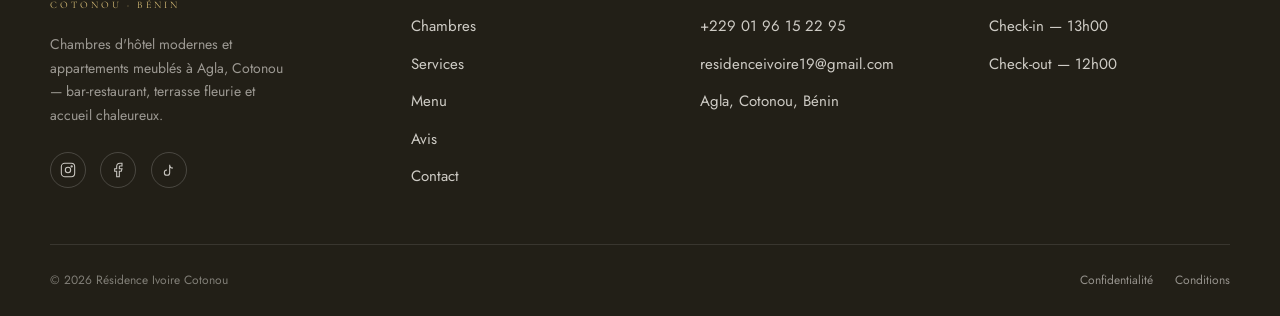
<file: evenements.html>
<!DOCTYPE html>
<html lang="fr">
<head>
  <meta charset="utf-8">
  <meta name="viewport" content="width=device-width, initial-scale=1.0">
  <link href="assets/img/favicon.png" rel="icon" type="image/png">
  <meta name="description" content="Événements à la Résidence Ivoire Cotonou.">
  <title>Événements — Résidence Ivoire Cotonou</title>
  <link rel="preconnect" href="https://fonts.googleapis.com">
  <link rel="preconnect" href="https://fonts.gstatic.com" crossorigin>
  <link href="https://fonts.googleapis.com/css2?family=Cormorant+Garamond:ital,wght@0,400;0,500;0,600;1,500&family=Jost:wght@300;400;500;600&display=swap" rel="stylesheet">
  <link rel="stylesheet" href="css/style.css">
</head>
<body>

  <!--
    ============================================================
    PAGE ÉVÉNEMENT — MODE D'EMPLOI

    1. Cette page reste toujours en ligne à l'adresse evenements.html,
       mais le bouton "Événements" du menu n'apparaît que si vous
       l'activez : ouvrez js/main.js et passez la ligne
           var EVENTS_ACTIVE = false;
       à
           var EVENTS_ACTIVE = true;
       Le bouton apparaît alors automatiquement dans le menu (desktop
       et mobile) sur TOUTES les pages du site — aucune autre
       modification n'est nécessaire.

    2. Avant d'activer, remplacez le contenu ci-dessous (titre, date,
       description, photo) par les informations de votre événement.
       Les zones à modifier sont indiquées par la mention : À MODIFIER.

    3. Quand l'événement est terminé, repassez EVENTS_ACTIVE à false
       pour faire disparaître le bouton du menu.
    ============================================================
  -->

  <!-- ===== HEADER ===== -->
  <header class="site-header">
    <div class="wrap bar">
      <a class="brand" href="/" aria-label="Résidence Ivoire — Accueil">
        <img class="logo-mark" src="assets/img/logo-ivoire-emblem.png" alt="Résidence Ivoire Cotonou">
        <span class="brand-word">Résidence Ivoire<span class="sub">Hôtel &amp; Restaurant</span><span class="tagline">Cotonou · Bénin</span></span>
      </a>
      <nav class="main-nav" aria-label="Navigation principale">
        <a class="nav-link" href="/">Accueil</a>
        <a class="nav-link" href="/chambres">Chambres</a>
        <a class="nav-link" href="/services">Services</a>
        <a class="nav-link" href="/menu">Menu</a>
        <a class="nav-link" href="/avis">Avis</a>
        <a class="nav-link active js-events-link" href="/evenements">Événements</a>
        <a class="nav-link" href="/contact">Contact</a>
        <a class="header-cta" href="/contact">Réserver</a>
      </nav>
      <button class="burger" id="burger" aria-label="Ouvrir le menu">
        <svg viewBox="0 0 24 24" fill="none" stroke="currentColor" stroke-width="1.4" stroke-linecap="round"><line x1="3" x2="21" y1="7" y2="7"/><line x1="3" x2="21" y1="12" y2="12"/><line x1="3" x2="21" y1="17" y2="17"/></svg>
      </button>
    </div>
  </header>

  <div class="mobile-menu" id="mobile-menu">
    <button class="mobile-menu-close" id="mobile-menu-close" aria-label="Fermer le menu">
      <svg viewBox="0 0 24 24" fill="none" stroke="currentColor" stroke-width="1.4" stroke-linecap="round"><path d="M18 6 6 18"/><path d="m6 6 12 12"/></svg>
    </button>
    <nav aria-label="Menu mobile">
      <a href="/">Accueil</a>
      <a href="/chambres">Chambres</a>
      <a href="/services">Services</a>
      <a href="/menu">Menu</a>
      <a href="/avis">Avis</a>
      <a class="js-events-link" href="/evenements">Événements</a>
      <a href="/contact">Contact</a>
    </nav>
    <a class="btn btn-primary" href="/contact">Réserver</a>
    <div class="social-icons light footer-social">
      <a href="https://www.instagram.com/residence.ivoire.ctn" target="_blank" rel="noopener" aria-label="Instagram"><svg viewBox="0 0 24 24" fill="none" stroke="currentColor" stroke-width="1.6"><rect x="2" y="2" width="20" height="20" rx="5"/><circle cx="12" cy="12" r="4"/><circle cx="17.5" cy="6.5" r="1"/></svg></a>
      <a href="https://www.facebook.com/share/1ESPT5MooX/" target="_blank" rel="noopener" aria-label="Facebook"><svg viewBox="0 0 24 24" fill="none" stroke="currentColor" stroke-width="1.6"><path d="M18 2h-3a5 5 0 0 0-5 5v3H7v4h3v8h4v-8h3l1-4h-4V7a1 1 0 0 1 1-1h3z"/></svg></a>
      <a href="https://vm.tiktok.com/ZS9BTaHk381GV-KoE0A/" target="_blank" rel="noopener" aria-label="TikTok"><svg viewBox="0 0 24 24" fill="none" stroke="currentColor" stroke-width="1.6"><path d="M9 12a4 4 0 1 0 4 4V4a5 5 0 0 0 5 5"/></svg></a>
    </div>
  </div>

  <!-- ===== INTRO ===== -->
  <section class="page-hero">
    <div class="wrap reveal visible">
      <p class="eyebrow">Événement à la une</p>
      <!-- À MODIFIER : titre de l'événement -->
      <h1>Titre de votre événement</h1>
      <!-- À MODIFIER : date et description courte -->
      <p class="lead">Date et courte description de l'événement à venir à la Résidence Ivoire.</p>
    </div>
  </section>

  <!-- ===== DÉTAIL ===== -->
  <section class="wrap">
    <div class="room-detail reveal">
      <div class="room-detail-visual">
        <!-- À MODIFIER : photo de l'événement -->
        <div class="photo-cover" style="aspect-ratio:5/4;">
          <img src="assets/img/gallery/evenement-salle.jpg" alt="Événement à la Résidence Ivoire">
        </div>
      </div>
      <div class="room-detail-text">
        <span class="tag">Événement</span>
        <!-- À MODIFIER : titre + texte détaillé -->
        <h2>Titre de votre événement</h2>
        <p>Décrivez ici le programme, les horaires, et tout ce que vos clients doivent savoir pour y participer.</p>
        <ul class="room-amenity-list">
          <li>Date à préciser</li>
          <li>Lieu : Résidence Ivoire, Agla</li>
          <li>Entrée : à préciser</li>
          <li>Réservation conseillée</li>
        </ul>
        <a href="https://wa.me/2290162265555?text=Bonjour%2C%20je%20souhaite%20r%C3%A9server%20ma%20place%20pour%20l%27%C3%A9v%C3%A9nement%20%C3%A0%20la%20R%C3%A9sidence%20Ivoire." target="_blank" rel="noopener" class="btn btn-ghost" style="margin-top:1.6rem;">Réserver ma place</a>
      </div>
    </div>
  </section>

  <!-- ===== CTA ===== -->
  <section class="wrap" style="padding-top:0;">
    <div class="cta-banner reveal">
      <div>
        <h2>Des questions sur cet événement ?</h2>
        <p>Contactez-nous directement, nous vous répondons rapidement.</p>
      </div>
      <div class="cta-actions">
        <a href="https://wa.me/2290162265555?text=Bonjour%2C%20j%27ai%20une%20question%20sur%20l%27%C3%A9v%C3%A9nement%20%C3%A0%20la%20R%C3%A9sidence%20Ivoire." target="_blank" rel="noopener" class="btn btn-gold">Écrire sur WhatsApp</a>
        <a href="tel:+2290162265555" class="btn btn-outline-light">Appeler</a>
      </div>
    </div>
  </section>

  <!-- ===== FOOTER ===== -->
  <footer class="site-footer">
    <div class="wrap footer-main">
      <div class="footer-cols">
        <div>
          <p class="footer-brand-word">Résidence Ivoire<span class="sub">Cotonou · Bénin</span></p>
          <p class="footer-desc">Chambres d'hôtel modernes et appartements meublés à Agla, Cotonou — bar-restaurant, terrasse fleurie et accueil chaleureux.</p>
          <div class="social-icons footer-social">
            <a href="https://www.instagram.com/residence.ivoire.ctn" target="_blank" rel="noopener" aria-label="Instagram"><svg viewBox="0 0 24 24" fill="none" stroke="currentColor" stroke-width="1.6"><rect x="2" y="2" width="20" height="20" rx="5"/><circle cx="12" cy="12" r="4"/><circle cx="17.5" cy="6.5" r="1"/></svg></a>
            <a href="https://www.facebook.com/share/1ESPT5MooX/" target="_blank" rel="noopener" aria-label="Facebook"><svg viewBox="0 0 24 24" fill="none" stroke="currentColor" stroke-width="1.6"><path d="M18 2h-3a5 5 0 0 0-5 5v3H7v4h3v8h4v-8h3l1-4h-4V7a1 1 0 0 1 1-1h3z"/></svg></a>
            <a href="https://vm.tiktok.com/ZS9BTaHk381GV-KoE0A/" target="_blank" rel="noopener" aria-label="TikTok"><svg viewBox="0 0 24 24" fill="none" stroke="currentColor" stroke-width="1.6"><path d="M9 12a4 4 0 1 0 4 4V4a5 5 0 0 0 5 5"/></svg></a>
          </div>
        </div>
        <div class="footer-col">
          <h4>Navigation</h4>
          <nav aria-label="Navigation pied de page">
            <a href="/">Accueil</a>
            <a href="/chambres">Chambres</a>
            <a href="/services">Services</a>
            <a href="/menu">Menu</a>
            <a href="/avis">Avis</a>
            <a href="/contact">Contact</a>
          </nav>
        </div>
        <div class="footer-col">
          <h4>Contact</h4>
          <a href="https://wa.me/2290162265555?text=Bonjour%20R%C3%A9sidence%20Ivoire%2C%20je%20souhaiterais%20avoir%20plus%20d%27informations%20sur%20vos%20disponibilit%C3%A9s." target="_blank" rel="noopener">WhatsApp — 01 62 26 55 55</a>
          <a href="tel:+2290196152295">+229 01 96 15 22 95</a>
          <a href="mailto:residenceivoire19@gmail.com?subject=Demande%20d%27informations%20%E2%80%94%20R%C3%A9sidence%20Ivoire&body=Bonjour%20R%C3%A9sidence%20Ivoire%2C%20je%20souhaiterais%20avoir%20plus%20d%27informations%20sur%20vos%20disponibilit%C3%A9s.">residenceivoire19@gmail.com</a>
          <a href="https://www.google.com/maps/search/?api=1&query=6.371333,2.360112" target="_blank" rel="noopener">Agla, Cotonou, Bénin</a>
        </div>
        <div class="footer-col">
          <h4>Horaires</h4>
          <span>Réception 24h/24</span>
          <span>Check-in — 13h00</span>
          <span>Check-out — 12h00</span>
        </div>
      </div>
    </div>
    <div class="wrap footer-bottom">
      <div class="footer-bottom-inner">
        <span class="copyright">© <span data-year>2026</span> Résidence Ivoire Cotonou</span>
        <div class="legal-links">
          <a href="/confidentialite">Confidentialité</a>
          <a href="/conditions">Conditions</a>
        </div>
      </div>
    </div>
  </footer>

  <script src="js/main.js"></script>
</body>
</html>
</file>
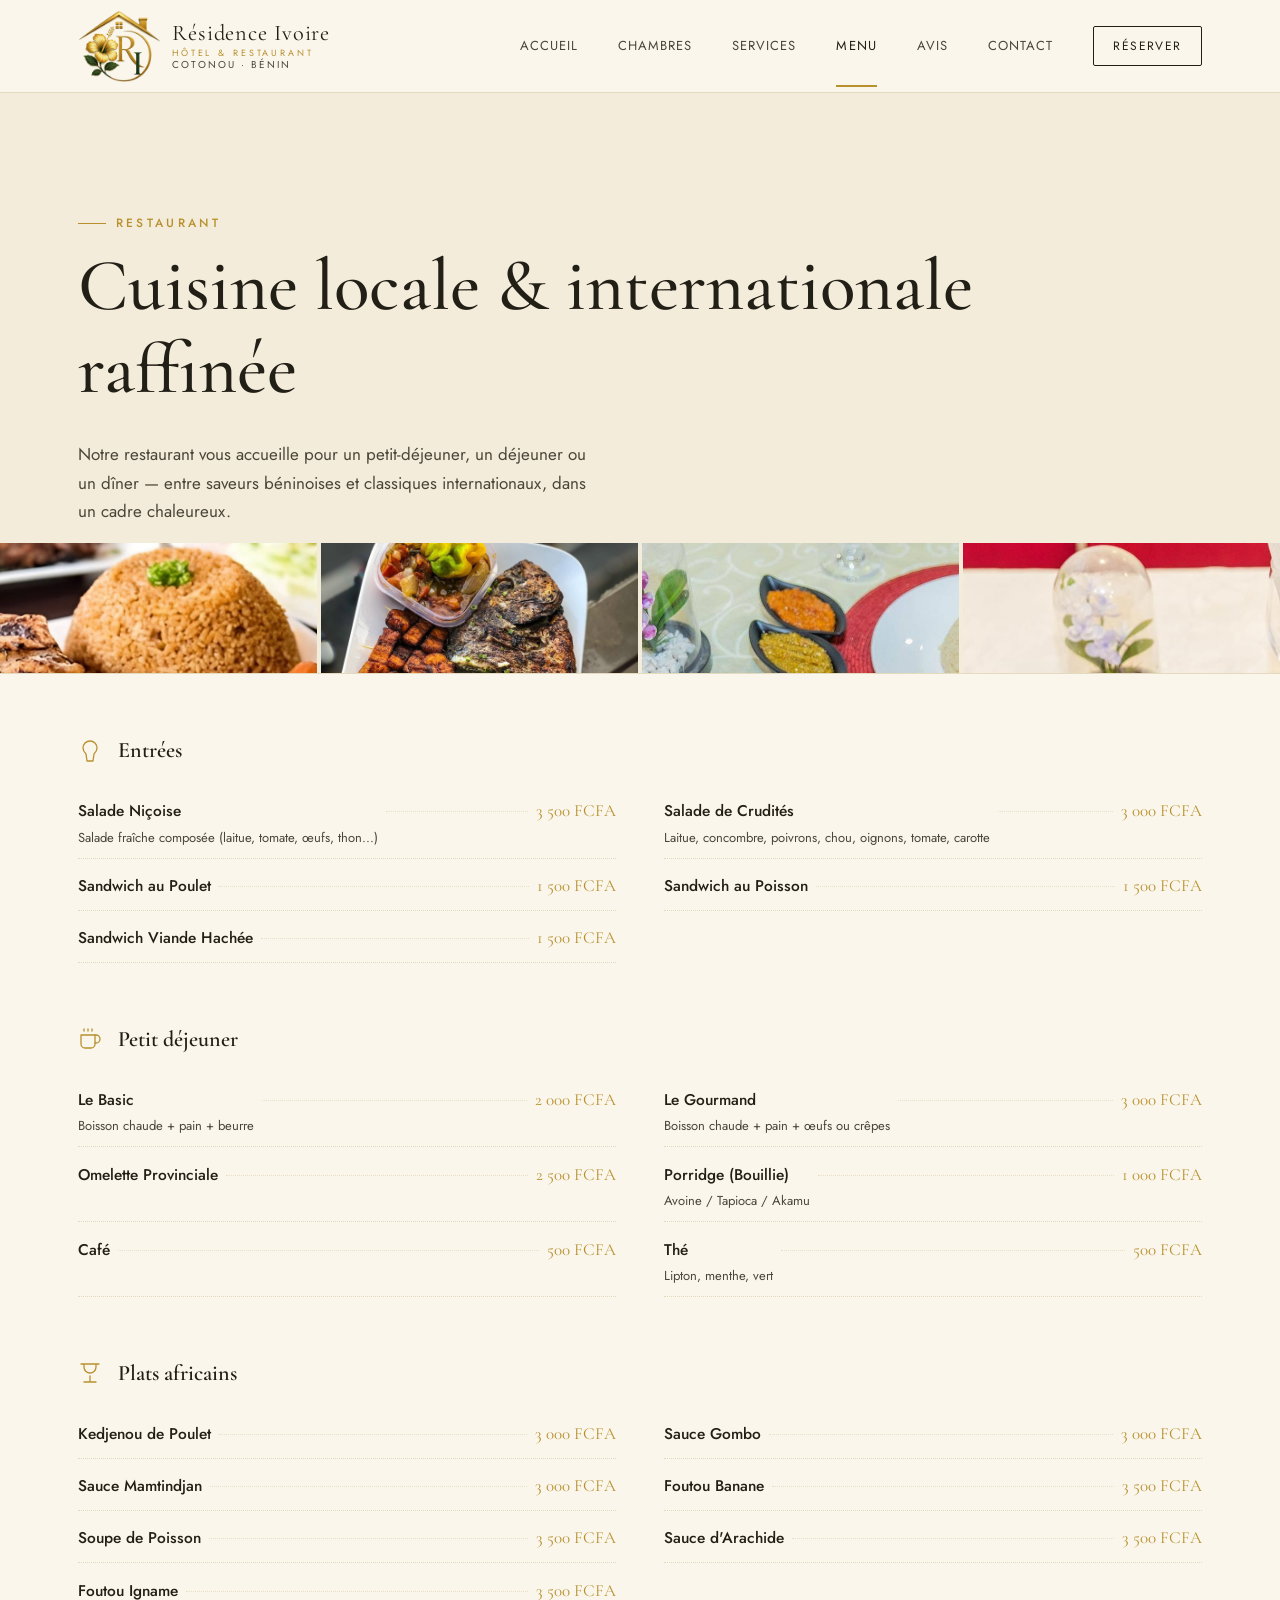
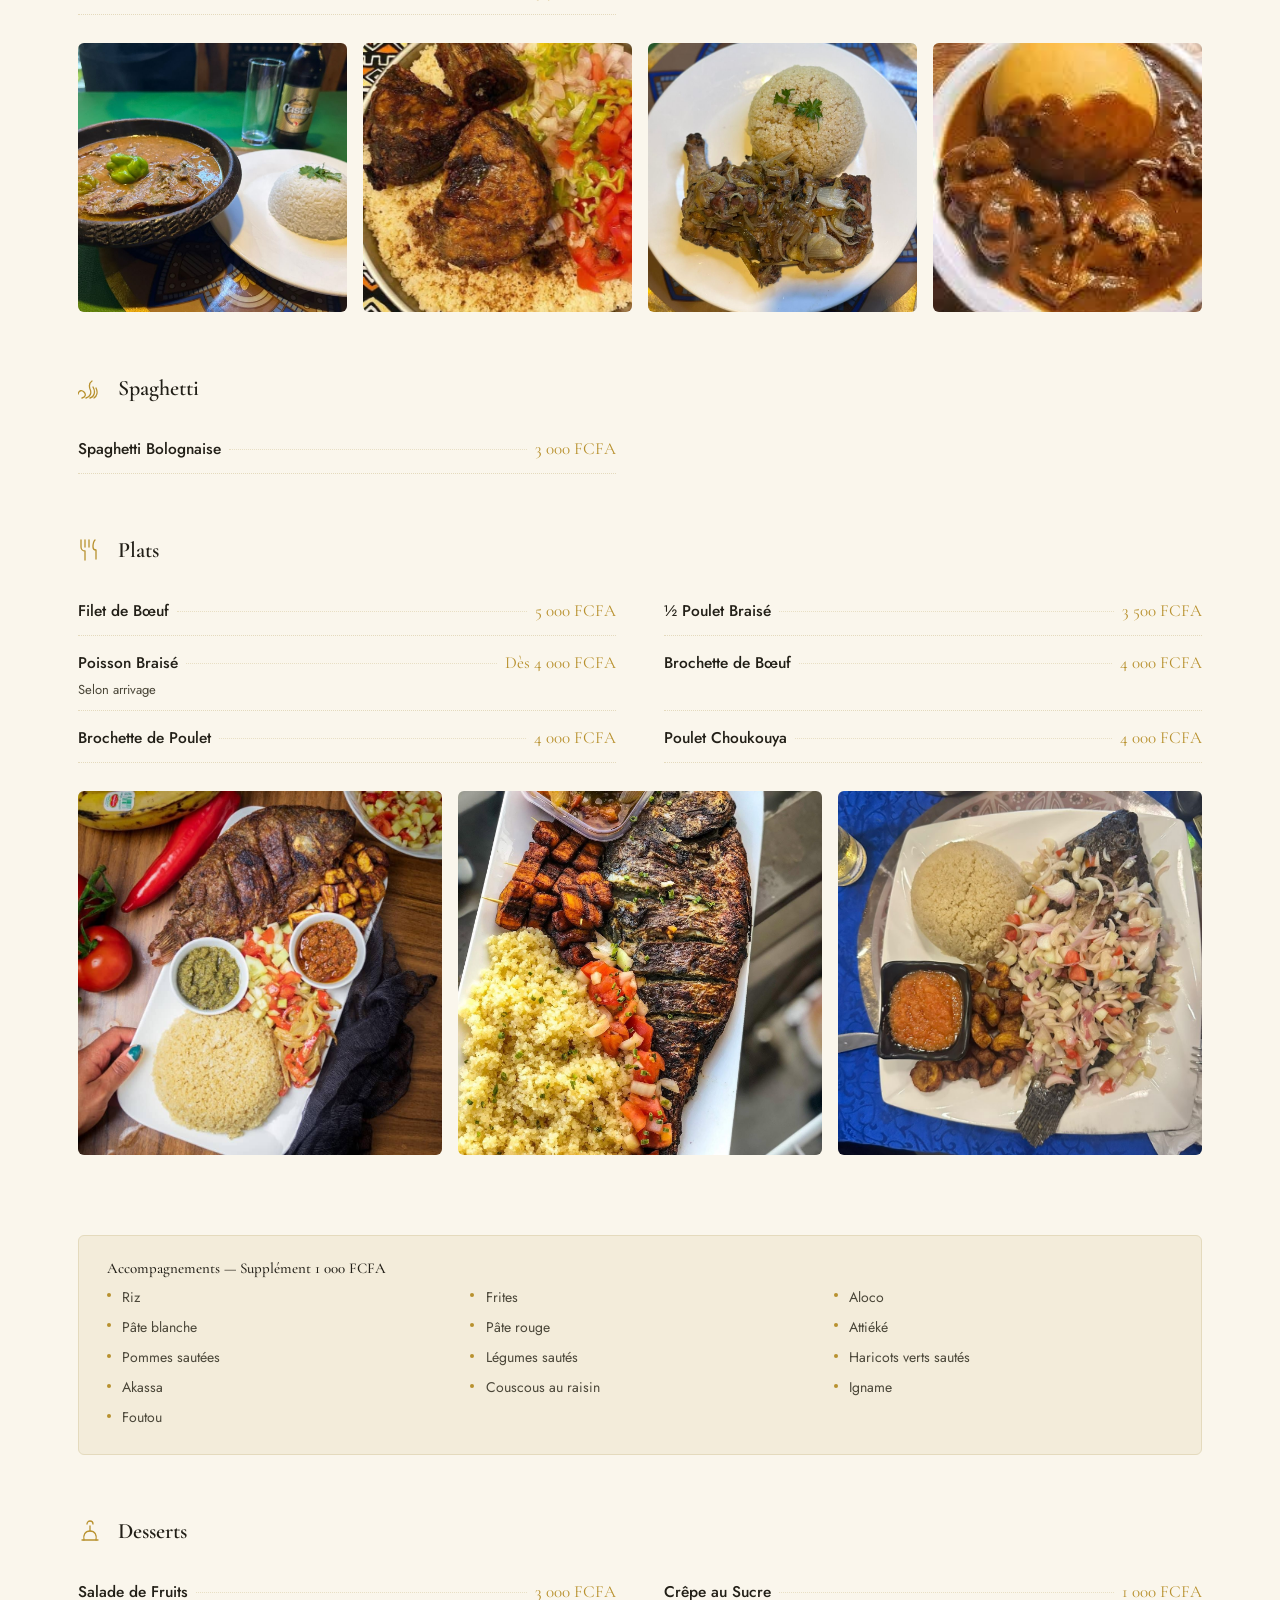
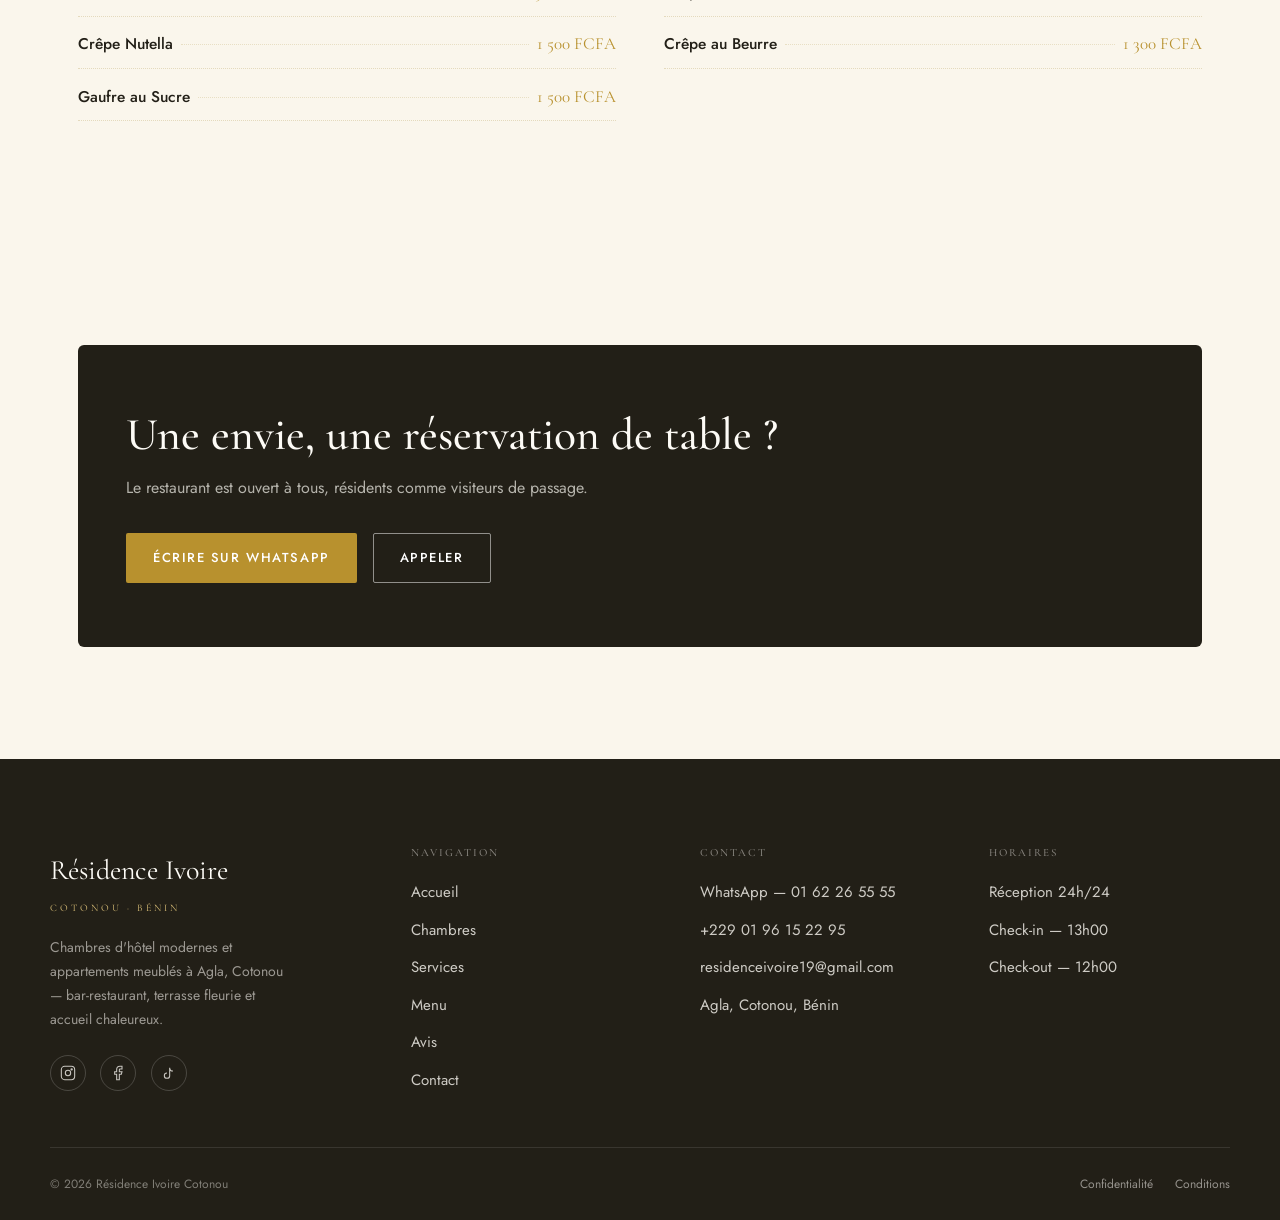
<file: menu.html>
<!DOCTYPE html>
<html lang="fr">
<head>
  <meta charset="utf-8">
  <meta name="viewport" content="width=device-width, initial-scale=1.0">
  <link href="assets/img/favicon.png" rel="icon" type="image/png">
  <meta name="description" content="Découvrez le menu du restaurant de la Résidence Ivoire à Cotonou — cuisine locale et internationale raffinée.">
  <title>Menu du Restaurant — Résidence Ivoire Cotonou</title>
  <link rel="preconnect" href="https://fonts.googleapis.com">
  <link rel="preconnect" href="https://fonts.gstatic.com" crossorigin>
  <link href="https://fonts.googleapis.com/css2?family=Cormorant+Garamond:ital,wght@0,400;0,500;0,600;1,500&family=Jost:wght@300;400;500;600&display=swap" rel="stylesheet">
  <link rel="stylesheet" href="css/style.css">
</head>
<body>

  <!-- ===== HEADER ===== -->
  <header class="site-header">
    <div class="wrap bar">
      <a class="brand" href="/" aria-label="Résidence Ivoire — Accueil">
        <img class="logo-mark" src="assets/img/logo-ivoire-emblem.png" alt="Résidence Ivoire Cotonou">
        <span class="brand-word">Résidence Ivoire<span class="sub">Hôtel &amp; Restaurant</span><span class="tagline">Cotonou · Bénin</span></span>
      </a>
      <nav class="main-nav" aria-label="Navigation principale">
        <a class="nav-link" href="/">Accueil</a>
        <a class="nav-link" href="/chambres">Chambres</a>
        <a class="nav-link" href="/services">Services</a>
        <a class="nav-link active" href="/menu">Menu</a>
        <a class="nav-link" href="/avis">Avis</a>
        <a class="nav-link js-events-link" href="/evenements">Événements</a>
        <a class="nav-link" href="/contact">Contact</a>
        <a class="header-cta" href="/contact">Réserver</a>
      </nav>
      <button class="burger" id="burger" aria-label="Ouvrir le menu">
        <svg viewBox="0 0 24 24" fill="none" stroke="currentColor" stroke-width="1.4" stroke-linecap="round"><line x1="3" x2="21" y1="7" y2="7"/><line x1="3" x2="21" y1="12" y2="12"/><line x1="3" x2="21" y1="17" y2="17"/></svg>
      </button>
    </div>
  </header>

  <div class="mobile-menu" id="mobile-menu">
    <button class="mobile-menu-close" id="mobile-menu-close" aria-label="Fermer le menu">
      <svg viewBox="0 0 24 24" fill="none" stroke="currentColor" stroke-width="1.4" stroke-linecap="round"><path d="M18 6 6 18"/><path d="m6 6 12 12"/></svg>
    </button>
    <nav aria-label="Menu mobile">
      <a href="/">Accueil</a>
      <a href="/chambres">Chambres</a>
      <a href="/services">Services</a>
      <a href="/menu">Menu</a>
      <a href="/avis">Avis</a>
      <a class="js-events-link" href="/evenements">Événements</a>
      <a href="/contact">Contact</a>
    </nav>
    <a class="btn btn-primary" href="/contact">Réserver</a>
    <div class="social-icons light footer-social">
      <a href="https://www.instagram.com/residence.ivoire.ctn" target="_blank" rel="noopener" aria-label="Instagram"><svg viewBox="0 0 24 24" fill="none" stroke="currentColor" stroke-width="1.6"><rect x="2" y="2" width="20" height="20" rx="5"/><circle cx="12" cy="12" r="4"/><circle cx="17.5" cy="6.5" r="1"/></svg></a>
      <a href="https://www.facebook.com/share/1ESPT5MooX/" target="_blank" rel="noopener" aria-label="Facebook"><svg viewBox="0 0 24 24" fill="none" stroke="currentColor" stroke-width="1.6"><path d="M18 2h-3a5 5 0 0 0-5 5v3H7v4h3v8h4v-8h3l1-4h-4V7a1 1 0 0 1 1-1h3z"/></svg></a>
      <a href="https://vm.tiktok.com/ZS9BTaHk381GV-KoE0A/" target="_blank" rel="noopener" aria-label="TikTok"><svg viewBox="0 0 24 24" fill="none" stroke="currentColor" stroke-width="1.6"><path d="M9 12a4 4 0 1 0 4 4V4a5 5 0 0 0 5 5"/></svg></a>
    </div>
  </div>

  <!-- ===== INTRO ===== -->
  <section class="page-hero" style="padding-bottom:0;">
    <div class="wrap reveal visible">
      <p class="eyebrow">Restaurant</p>
      <h1>Cuisine locale &amp; internationale raffinée</h1>
      <p class="lead">Notre restaurant vous accueille pour un petit-déjeuner, un déjeuner ou un dîner — entre saveurs béninoises et classiques internationaux, dans un cadre chaleureux.</p>
    </div>
    <div class="menu-hero-strip">
      <img src="assets/img/gallery/plat-poulet-riz.jpg" alt="Poulet braisé et riz">
      <img src="assets/img/gallery/plat-poisson-couscous.jpg" alt="Poisson braisé et couscous">
      <img src="assets/img/gallery/plat-salade.jpg" alt="Salade fraîche">
      <img src="assets/img/gallery/restaurant-table.jpg" alt="Table dressée au restaurant">
    </div>
  </section>

  <!-- ===== MENU ===== -->
  <section class="wrap" style="padding-top:4rem;">
    <div class="menu-cats">

      <!-- Entrées -->
      <div class="reveal">
        <div class="menu-cat-head">
          <svg viewBox="0 0 24 24" fill="none" stroke="currentColor" stroke-width="1.3" stroke-linecap="round" stroke-linejoin="round"><path d="M12 2a7 7 0 0 0-7 7c0 3 2 5 3 6l1 7h6l1-7c1-1 3-3 3-6a7 7 0 0 0-7-7Z"/></svg>
          <h3>Entrées</h3>
        </div>
        <div class="menu-items">
          <div class="menu-item"><span class="mname">Salade Niçoise<span class="desc">Salade fraîche composée (laitue, tomate, œufs, thon...)</span></span><span class="mfill"></span><span class="mprice">3 500 FCFA</span></div>
          <div class="menu-item"><span class="mname">Salade de Crudités<span class="desc">Laitue, concombre, poivrons, chou, oignons, tomate, carotte</span></span><span class="mfill"></span><span class="mprice">3 000 FCFA</span></div>
          <div class="menu-item"><span class="mname">Sandwich au Poulet</span><span class="mfill"></span><span class="mprice">1 500 FCFA</span></div>
          <div class="menu-item"><span class="mname">Sandwich au Poisson</span><span class="mfill"></span><span class="mprice">1 500 FCFA</span></div>
          <div class="menu-item"><span class="mname">Sandwich Viande Hachée</span><span class="mfill"></span><span class="mprice">1 500 FCFA</span></div>
        </div>
      </div>

      <!-- Petit déjeuner -->
      <div class="reveal">
        <div class="menu-cat-head">
          <svg viewBox="0 0 24 24" fill="none" stroke="currentColor" stroke-width="1.3" stroke-linecap="round" stroke-linejoin="round"><path d="M17 8h1a4 4 0 1 1 0 8h-1"/><path d="M3 8h14v9a4 4 0 0 1-4 4H7a4 4 0 0 1-4-4Z"/><line x1="6" y1="2" x2="6" y2="4"/><line x1="10" y1="2" x2="10" y2="4"/><line x1="14" y1="2" x2="14" y2="4"/></svg>
          <h3>Petit déjeuner</h3>
        </div>
        <div class="menu-items">
          <div class="menu-item"><span class="mname">Le Basic<span class="desc">Boisson chaude + pain + beurre</span></span><span class="mfill"></span><span class="mprice">2 000 FCFA</span></div>
          <div class="menu-item"><span class="mname">Le Gourmand<span class="desc">Boisson chaude + pain + œufs ou crêpes</span></span><span class="mfill"></span><span class="mprice">3 000 FCFA</span></div>
          <div class="menu-item"><span class="mname">Omelette Provinciale</span><span class="mfill"></span><span class="mprice">2 500 FCFA</span></div>
          <div class="menu-item"><span class="mname">Porridge (Bouillie)<span class="desc">Avoine / Tapioca / Akamu</span></span><span class="mfill"></span><span class="mprice">1 000 FCFA</span></div>
          <div class="menu-item"><span class="mname">Café</span><span class="mfill"></span><span class="mprice">500 FCFA</span></div>
          <div class="menu-item"><span class="mname">Thé <span class="desc">Lipton, menthe, vert</span></span><span class="mfill"></span><span class="mprice">500 FCFA</span></div>
        </div>
      </div>

      <!-- Plats africains -->
      <div class="reveal">
        <div class="menu-cat-head">
          <svg viewBox="0 0 24 24" fill="none" stroke="currentColor" stroke-width="1.3" stroke-linecap="round" stroke-linejoin="round"><path d="M3 3h18M6 3v3a6 6 0 0 0 12 0V3M6 21h12M12 15v6"/></svg>
          <h3>Plats africains</h3>
        </div>
        <div class="menu-items">
          <div class="menu-item"><span class="mname">Kedjenou de Poulet</span><span class="mfill"></span><span class="mprice">3 000 FCFA</span></div>
          <div class="menu-item"><span class="mname">Sauce Gombo</span><span class="mfill"></span><span class="mprice">3 000 FCFA</span></div>
          <div class="menu-item"><span class="mname">Sauce Mamtindjan</span><span class="mfill"></span><span class="mprice">3 000 FCFA</span></div>
          <div class="menu-item"><span class="mname">Foutou Banane</span><span class="mfill"></span><span class="mprice">3 500 FCFA</span></div>
          <div class="menu-item"><span class="mname">Soupe de Poisson</span><span class="mfill"></span><span class="mprice">3 500 FCFA</span></div>
          <div class="menu-item"><span class="mname">Sauce d'Arachide</span><span class="mfill"></span><span class="mprice">3 500 FCFA</span></div>
          <div class="menu-item"><span class="mname">Foutou Igname</span><span class="mfill"></span><span class="mprice">3 500 FCFA</span></div>
        </div>
        <div class="menu-photo-row">
          <div class="photo-cover" style="aspect-ratio:1;"><img src="assets/img/gallery/plat-sauce-riz.jpg" alt="Sauce traditionnelle et riz"></div>
          <div class="photo-cover" style="aspect-ratio:1;"><img src="assets/img/gallery/plat-poisson-attieke.jpg" alt="Poisson et attiéké"></div>
          <div class="photo-cover" style="aspect-ratio:1;"><img src="assets/img/gallery/plat-viande-riz.jpg" alt="Viande et riz"></div>
          <div class="photo-cover" style="aspect-ratio:1;"><img src="assets/img/gallery/plat-sauce-igname.jpg" alt="Sauce et igname"></div>
        </div>
      </div>

      <!-- Spaghetti -->
      <div class="reveal">
        <div class="menu-cat-head">
          <svg viewBox="0 0 24 24" fill="none" stroke="currentColor" stroke-width="1.3" stroke-linecap="round" stroke-linejoin="round"><path d="M4 21c4-1 4-4 2-6-2-2-5-2-6 2M8 21c4-1 6-5 4-9-1-3-1-6 2-8M12 21c4-1 6-6 3-11M16 21c3-2 4-6 2-10"/></svg>
          <h3>Spaghetti</h3>
        </div>
        <div class="menu-items">
          <div class="menu-item"><span class="mname">Spaghetti Bolognaise</span><span class="mfill"></span><span class="mprice">3 000 FCFA</span></div>
        </div>
      </div>

      <!-- Plats -->
      <div class="reveal">
        <div class="menu-cat-head">
          <svg viewBox="0 0 24 24" fill="none" stroke="currentColor" stroke-width="1.3" stroke-linecap="round" stroke-linejoin="round"><path d="M3 2v7a4 4 0 0 0 4 4v9"/><path d="M7 2v7"/><path d="M11 2v7"/><path d="M17 2c-2 2-2 5-2 7a3 3 0 0 0 3 3v9"/></svg>
          <h3>Plats</h3>
        </div>
        <div class="menu-items">
          <div class="menu-item"><span class="mname">Filet de Bœuf</span><span class="mfill"></span><span class="mprice">5 000 FCFA</span></div>
          <div class="menu-item"><span class="mname">½ Poulet Braisé</span><span class="mfill"></span><span class="mprice">3 500 FCFA</span></div>
          <div class="menu-item"><span class="mname">Poisson Braisé<span class="desc">Selon arrivage</span></span><span class="mfill"></span><span class="mprice">Dès 4 000 FCFA</span></div>
          <div class="menu-item"><span class="mname">Brochette de Bœuf</span><span class="mfill"></span><span class="mprice">4 000 FCFA</span></div>
          <div class="menu-item"><span class="mname">Brochette de Poulet</span><span class="mfill"></span><span class="mprice">4 000 FCFA</span></div>
          <div class="menu-item"><span class="mname">Poulet Choukouya</span><span class="mfill"></span><span class="mprice">4 000 FCFA</span></div>
        </div>
        <div class="menu-photo-row">
          <div class="photo-cover" style="aspect-ratio:1;"><img src="assets/img/gallery/plat-brochette-boeuf.jpg" alt="Brochette de bœuf"></div>
          <div class="photo-cover" style="aspect-ratio:1;"><img src="assets/img/gallery/plat-poisson-couscous.jpg" alt="Poisson braisé et couscous"></div>
          <div class="photo-cover" style="aspect-ratio:1;"><img src="assets/img/gallery/plat-poisson-riz.jpg" alt="Poisson braisé et riz"></div>
          <!-- <div class="photo-cover" style="aspect-ratio:1;"><img src="assets/img/gallery/plat-poulet-riz.jpg" alt="Poulet, riz et plantain"></div> -->
        </div>
      </div>

      <!-- Accompagnements -->
      <div class="reveal">
        <div class="menu-note">
          <h4>Accompagnements — Supplément 1 000 FCFA</h4>
          <ul>
            <li>Riz</li><li>Frites</li><li>Aloco</li>
            <li>Pâte blanche</li><li>Pâte rouge</li><li>Attiéké</li>
            <li>Pommes sautées</li><li>Légumes sautés</li><li>Haricots verts sautés</li>
            <li>Akassa</li><li>Couscous au raisin</li><li>Igname</li>
            <li>Foutou</li>
          </ul>
        </div>
      </div>

      <!-- Desserts -->
      <div class="reveal">
        <div class="menu-cat-head">
          <svg viewBox="0 0 24 24" fill="none" stroke="currentColor" stroke-width="1.3" stroke-linecap="round" stroke-linejoin="round"><path d="M4 21h16"/><path d="M6 21c-1-5 1-9 6-9s7 4 6 9"/><path d="M12 12V7"/><path d="M9 5a3 3 0 0 1 6 0"/></svg>
          <h3>Desserts</h3>
        </div>
        <div class="menu-items">
          <div class="menu-item"><span class="mname">Salade de Fruits</span><span class="mfill"></span><span class="mprice">3 000 FCFA</span></div>
          <div class="menu-item"><span class="mname">Crêpe au Sucre</span><span class="mfill"></span><span class="mprice">1 000 FCFA</span></div>
          <div class="menu-item"><span class="mname">Crêpe Nutella</span><span class="mfill"></span><span class="mprice">1 500 FCFA</span></div>
          <div class="menu-item"><span class="mname">Crêpe au Beurre</span><span class="mfill"></span><span class="mprice">1 300 FCFA</span></div>
          <div class="menu-item"><span class="mname">Gaufre au Sucre</span><span class="mfill"></span><span class="mprice">1 500 FCFA</span></div>
        </div>
      </div>

    </div>
  </section>

  <!-- ===== CTA ===== -->
  <section class="wrap">
    <div class="cta-banner reveal">
      <div>
        <h2>Une envie, une réservation de table ?</h2>
        <p>Le restaurant est ouvert à tous, résidents comme visiteurs de passage.</p>
      </div>
      <div class="cta-actions">
        <a href="https://wa.me/2290162265555?text=Bonjour%2C%20je%20souhaite%20r%C3%A9server%20une%20table%20au%20restaurant%20de%20la%20R%C3%A9sidence%20Ivoire." target="_blank" rel="noopener" class="btn btn-gold">Écrire sur WhatsApp</a>
        <a href="tel:+2290162265555" class="btn btn-outline-light">Appeler</a>
      </div>
    </div>
  </section>

  <!-- ===== FOOTER ===== -->
  <footer class="site-footer">
    <div class="wrap footer-main">
      <div class="footer-cols">
        <div>
          <p class="footer-brand-word">Résidence Ivoire<span class="sub">Cotonou · Bénin</span></p>
          <p class="footer-desc">Chambres d'hôtel modernes et appartements meublés à Agla, Cotonou — bar-restaurant, terrasse fleurie et accueil chaleureux.</p>
          <div class="social-icons footer-social">
            <a href="https://www.instagram.com/residence.ivoire.ctn" target="_blank" rel="noopener" aria-label="Instagram"><svg viewBox="0 0 24 24" fill="none" stroke="currentColor" stroke-width="1.6"><rect x="2" y="2" width="20" height="20" rx="5"/><circle cx="12" cy="12" r="4"/><circle cx="17.5" cy="6.5" r="1"/></svg></a>
            <a href="https://www.facebook.com/share/1ESPT5MooX/" target="_blank" rel="noopener" aria-label="Facebook"><svg viewBox="0 0 24 24" fill="none" stroke="currentColor" stroke-width="1.6"><path d="M18 2h-3a5 5 0 0 0-5 5v3H7v4h3v8h4v-8h3l1-4h-4V7a1 1 0 0 1 1-1h3z"/></svg></a>
            <a href="https://vm.tiktok.com/ZS9BTaHk381GV-KoE0A/" target="_blank" rel="noopener" aria-label="TikTok"><svg viewBox="0 0 24 24" fill="none" stroke="currentColor" stroke-width="1.6"><path d="M9 12a4 4 0 1 0 4 4V4a5 5 0 0 0 5 5"/></svg></a>
          </div>
        </div>
        <div class="footer-col">
          <h4>Navigation</h4>
          <nav aria-label="Navigation pied de page">
            <a href="/">Accueil</a>
            <a href="/chambres">Chambres</a>
            <a href="/services">Services</a>
            <a href="/menu">Menu</a>
            <a href="/avis">Avis</a>
            <a href="/contact">Contact</a>
          </nav>
        </div>
        <div class="footer-col">
          <h4>Contact</h4>
          <a href="https://wa.me/2290162265555?text=Bonjour%20R%C3%A9sidence%20Ivoire%2C%20je%20souhaiterais%20avoir%20plus%20d%27informations%20sur%20vos%20disponibilit%C3%A9s." target="_blank" rel="noopener">WhatsApp — 01 62 26 55 55</a>
          <a href="tel:+2290196152295">+229 01 96 15 22 95</a>
          <a href="mailto:residenceivoire19@gmail.com?subject=Demande%20d%27informations%20%E2%80%94%20R%C3%A9sidence%20Ivoire&body=Bonjour%20R%C3%A9sidence%20Ivoire%2C%20je%20souhaiterais%20avoir%20plus%20d%27informations%20sur%20vos%20disponibilit%C3%A9s.">residenceivoire19@gmail.com</a>
          <a href="https://www.google.com/maps/search/?api=1&query=6.371333,2.360112" target="_blank" rel="noopener">Agla, Cotonou, Bénin</a>
        </div>
        <div class="footer-col">
          <h4>Horaires</h4>
          <span>Réception 24h/24</span>
          <span>Check-in — 13h00</span>
          <span>Check-out — 12h00</span>
        </div>
      </div>
    </div>
    <div class="wrap footer-bottom">
      <div class="footer-bottom-inner">
        <span class="copyright">© <span data-year>2026</span> Résidence Ivoire Cotonou</span>
        <div class="legal-links">
          <a href="/confidentialite">Confidentialité</a>
          <a href="/conditions">Conditions</a>
        </div>
      </div>
    </div>
  </footer>

  <script src="js/main.js"></script>
</body>
</html>
</file>
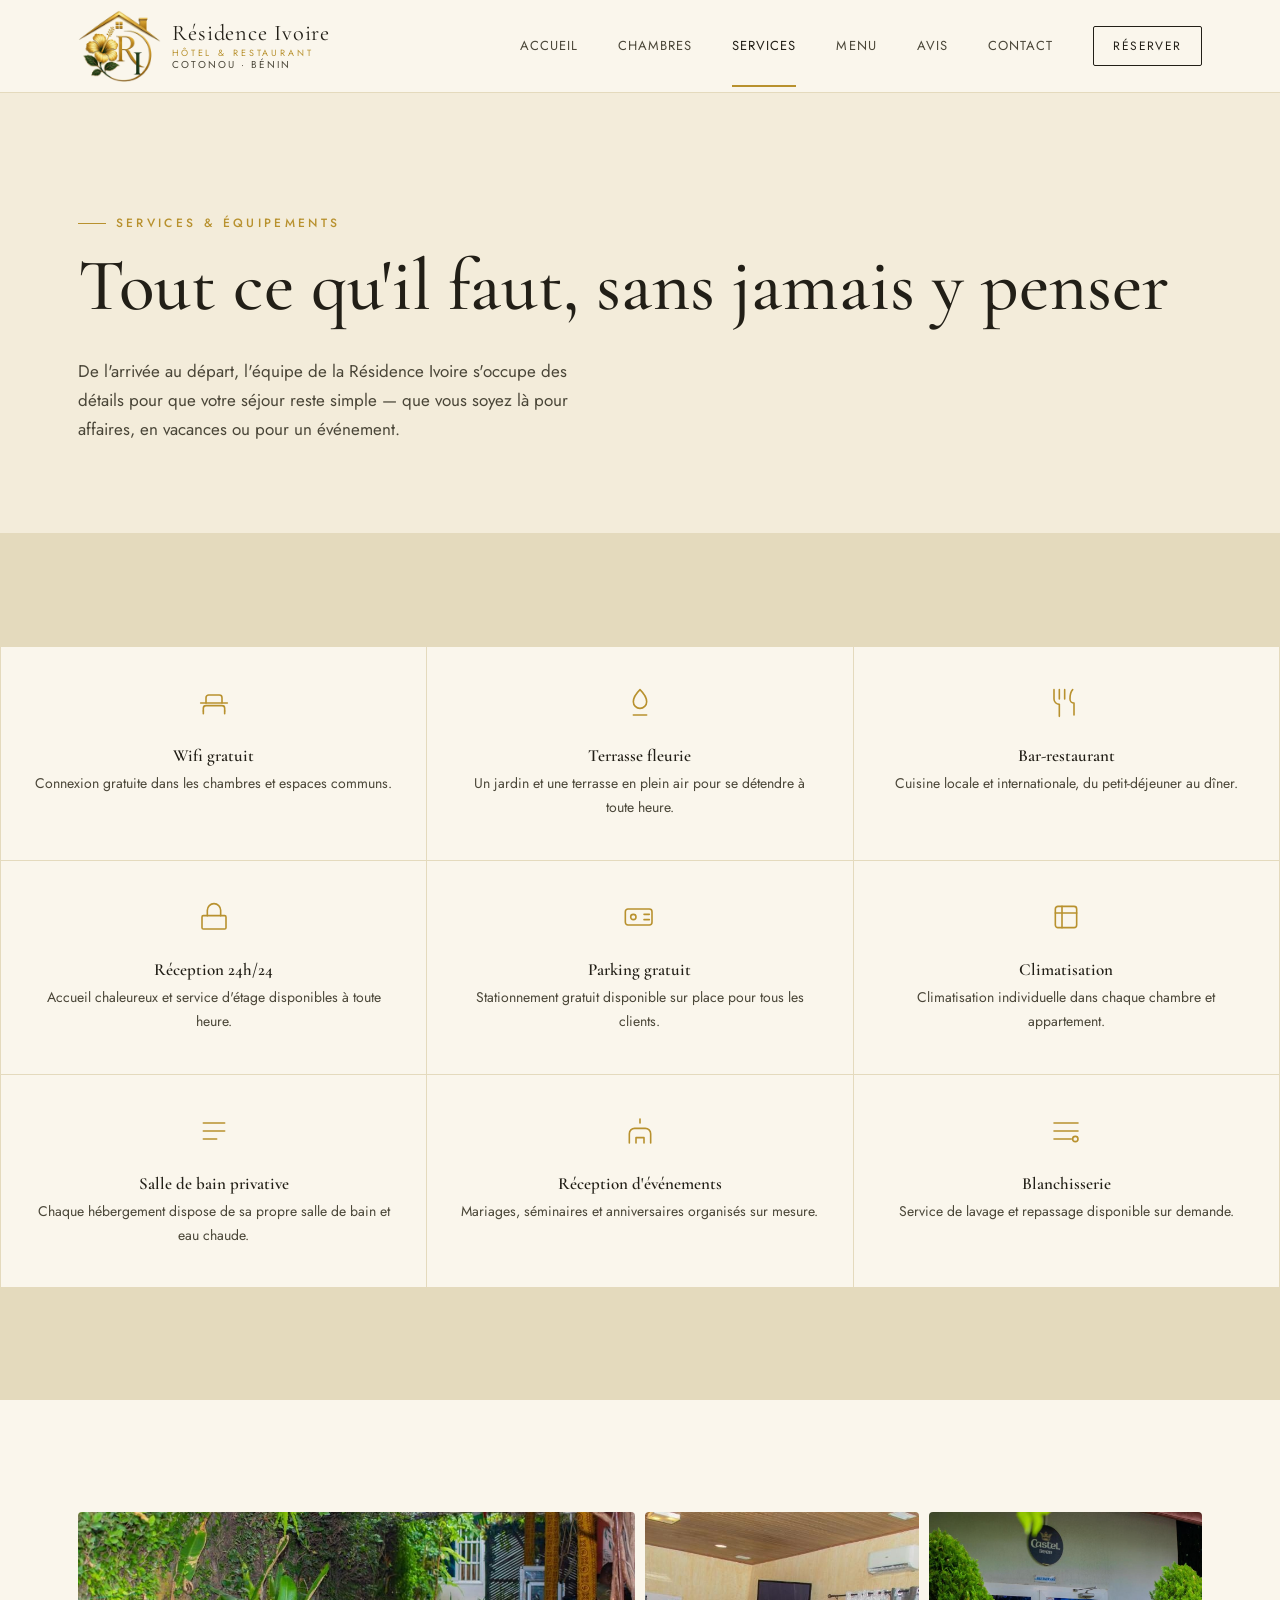
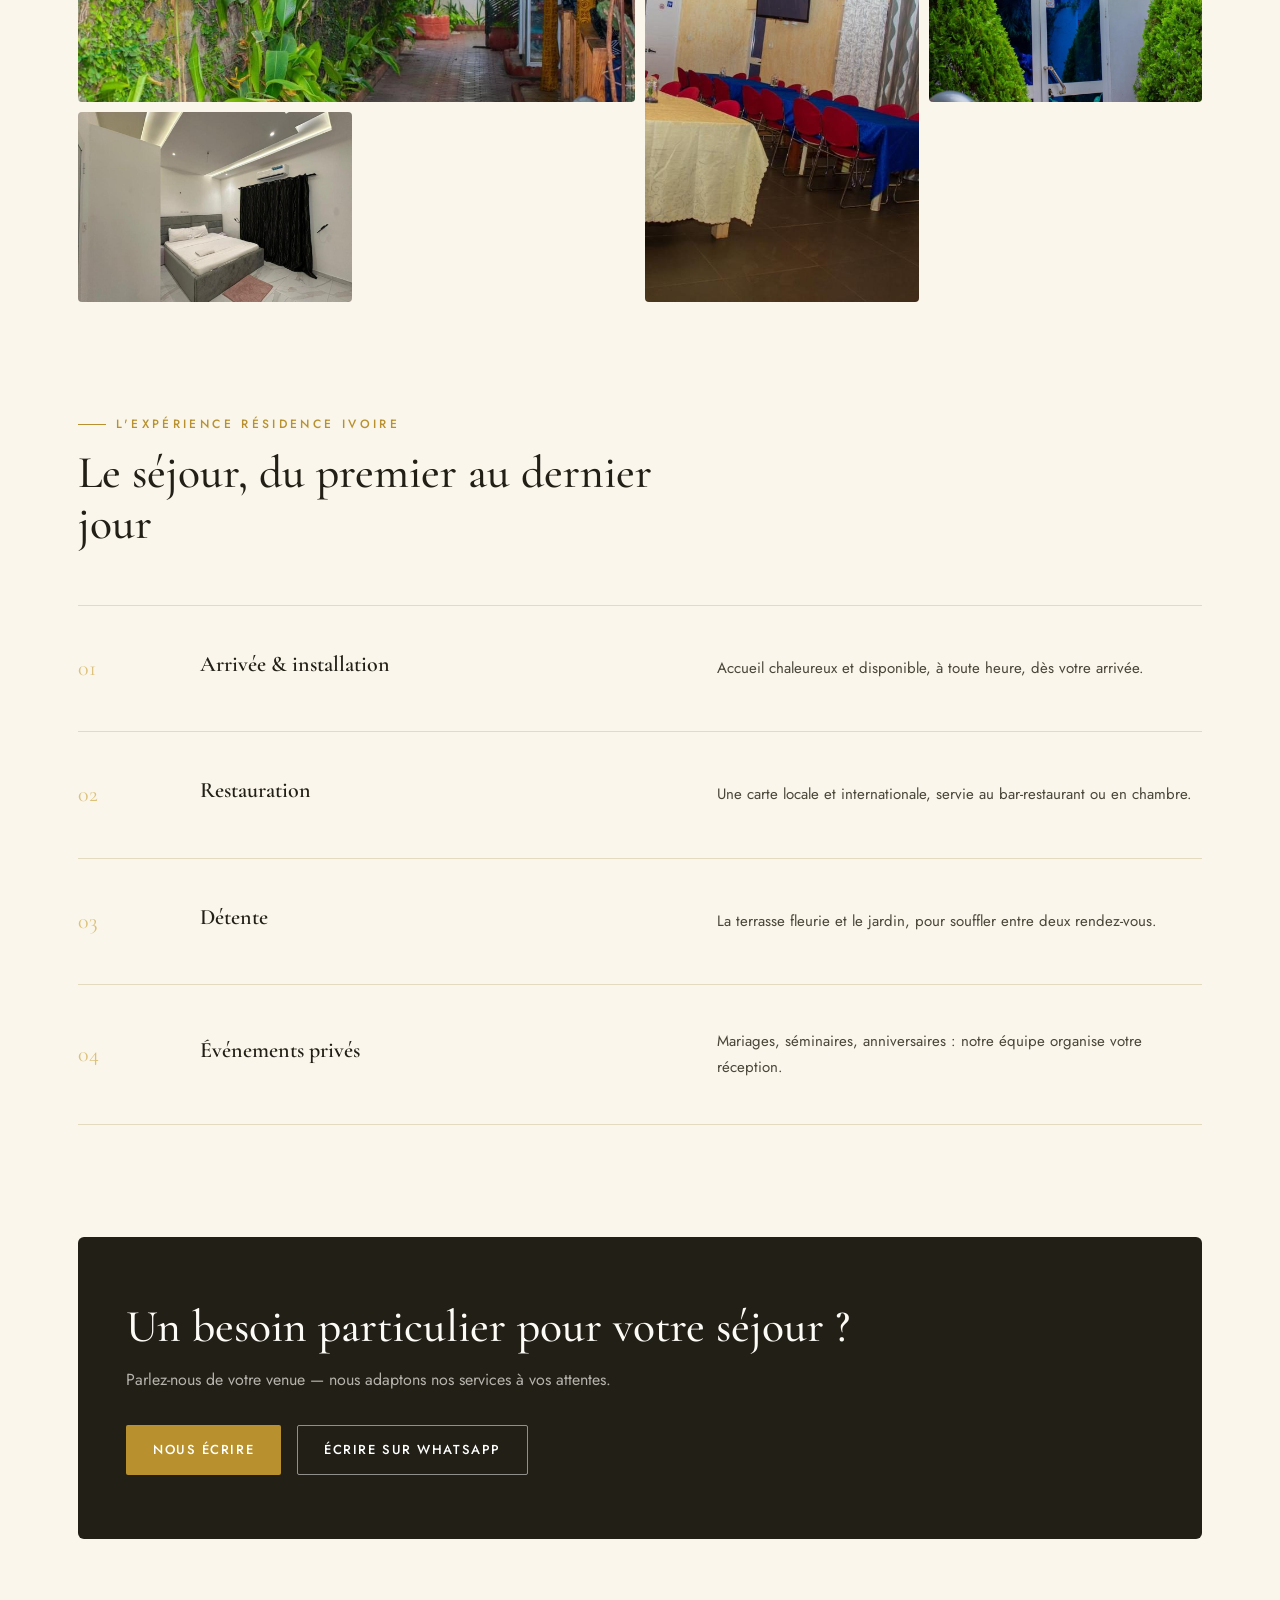
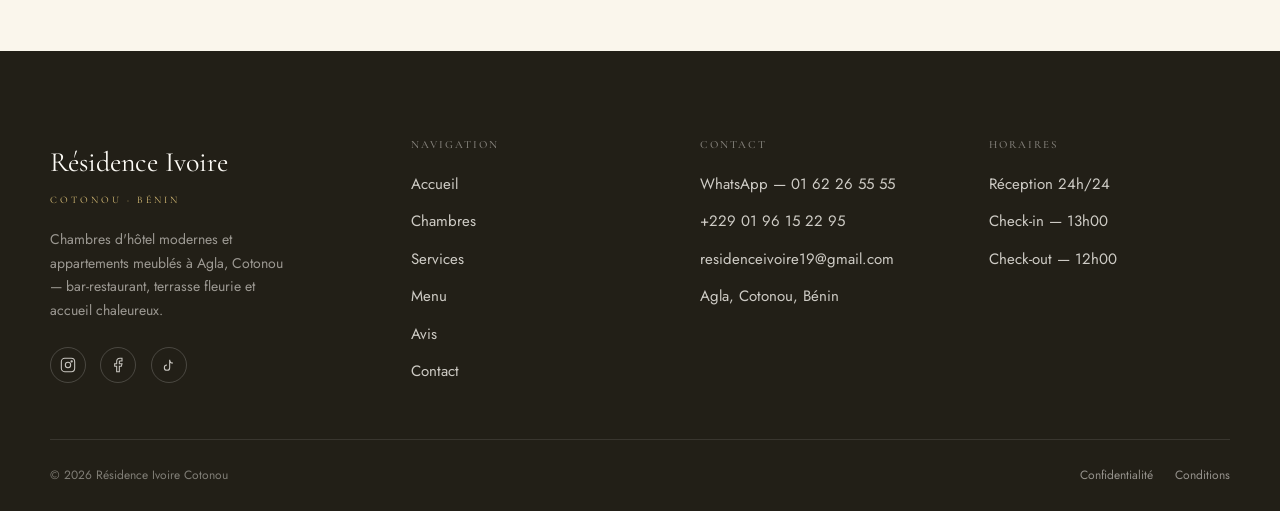
<file: services.html>
<!DOCTYPE html>
<html lang="fr">
<head>
  <meta charset="utf-8">
  <meta name="viewport" content="width=device-width, initial-scale=1.0">
  <link href="assets/img/favicon.png" rel="icon" type="image/png">
  <meta name="description" content="Services et équipements de la Résidence Ivoire à Cotonou — wifi gratuit, terrasse fleurie, bar-restaurant, parking, réception d'événements.">
  <title>Services &amp; Équipements — Résidence Ivoire Cotonou</title>
  <link rel="preconnect" href="https://fonts.googleapis.com">
  <link rel="preconnect" href="https://fonts.gstatic.com" crossorigin>
  <link href="https://fonts.googleapis.com/css2?family=Cormorant+Garamond:ital,wght@0,400;0,500;0,600;1,500&family=Jost:wght@300;400;500;600&display=swap" rel="stylesheet">
  <link rel="stylesheet" href="css/style.css">
</head>
<body>

  <!-- ===== HEADER ===== -->
  <header class="site-header">
    <div class="wrap bar">
      <a class="brand" href="/" aria-label="Résidence Ivoire — Accueil">
        <img class="logo-mark" src="assets/img/logo-ivoire-emblem.png" alt="Résidence Ivoire Cotonou">
        <span class="brand-word">Résidence Ivoire<span class="sub">Hôtel &amp; Restaurant</span><span class="tagline">Cotonou · Bénin</span></span>
      <nav class="main-nav" aria-label="Navigation principale">
        <a class="nav-link" href="/">Accueil</a>
        <a class="nav-link" href="/chambres">Chambres</a>
        <a class="nav-link active" href="/services">Services</a>
        <a class="nav-link" href="/menu">Menu</a>
        <a class="nav-link" href="/avis">Avis</a>
        <a class="nav-link js-events-link" href="/evenements">Événements</a>
        <a class="nav-link" href="/contact">Contact</a>
        <a class="header-cta" href="/contact">Réserver</a>
      </nav>
      <button class="burger" id="burger" aria-label="Ouvrir le menu">
        <svg viewBox="0 0 24 24" fill="none" stroke="currentColor" stroke-width="1.4" stroke-linecap="round"><line x1="3" x2="21" y1="7" y2="7"/><line x1="3" x2="21" y1="12" y2="12"/><line x1="3" x2="21" y1="17" y2="17"/></svg>
      </button>
    </div>
  </header>

  <div class="mobile-menu" id="mobile-menu">
    <button class="mobile-menu-close" id="mobile-menu-close" aria-label="Fermer le menu">
      <svg viewBox="0 0 24 24" fill="none" stroke="currentColor" stroke-width="1.4" stroke-linecap="round"><path d="M18 6 6 18"/><path d="m6 6 12 12"/></svg>
    </button>
    <nav aria-label="Menu mobile">
      <a href="/">Accueil</a>
      <a href="/chambres">Chambres</a>
      <a href="/services">Services</a>
      <a href="/menu">Menu</a>
      <a href="/avis">Avis</a>
      <a class="js-events-link" href="/evenements">Événements</a>
      <a href="/contact">Contact</a>
    </nav>
    <a class="btn btn-primary" href="/contact">Réserver</a>
    <div class="social-icons light footer-social">
      <a href="https://www.instagram.com/residence.ivoire.ctn" target="_blank" rel="noopener" aria-label="Instagram"><svg viewBox="0 0 24 24" fill="none" stroke="currentColor" stroke-width="1.6"><rect x="2" y="2" width="20" height="20" rx="5"/><circle cx="12" cy="12" r="4"/><circle cx="17.5" cy="6.5" r="1"/></svg></a>
      <a href="https://www.facebook.com/share/1ESPT5MooX/" target="_blank" rel="noopener" aria-label="Facebook"><svg viewBox="0 0 24 24" fill="none" stroke="currentColor" stroke-width="1.6"><path d="M18 2h-3a5 5 0 0 0-5 5v3H7v4h3v8h4v-8h3l1-4h-4V7a1 1 0 0 1 1-1h3z"/></svg></a>
      <a href="https://vm.tiktok.com/ZS9BTaHk381GV-KoE0A/" target="_blank" rel="noopener" aria-label="TikTok"><svg viewBox="0 0 24 24" fill="none" stroke="currentColor" stroke-width="1.6"><path d="M9 12a4 4 0 1 0 4 4V4a5 5 0 0 0 5 5"/></svg></a>
    </div>
  </div>

  <!-- ===== INTRO ===== -->
  <section class="page-hero">
    <div class="wrap reveal visible">
      <p class="eyebrow">Services &amp; équipements</p>
      <h1>Tout ce qu'il faut, sans jamais y penser</h1>
      <p class="lead">De l'arrivée au départ, l'équipe de la Résidence Ivoire s'occupe des détails pour que votre séjour reste simple — que vous soyez là pour affaires, en vacances ou pour un événement.</p>
    </div>
  </section>

  <!-- ===== ÉQUIPEMENTS ===== -->
  <section class="amenities-grid amenities-grid-3col">
    <div class="amenity-card reveal">
      <svg viewBox="0 0 24 24" fill="none" stroke="currentColor" stroke-width="1.2" stroke-linecap="round" stroke-linejoin="round"><path d="M2 12h20"/><path d="M6 12V8a2 2 0 0 1 2-2h8a2 2 0 0 1 2 2v4"/><path d="M4 18v-2a2 2 0 0 1 2-2h12a2 2 0 0 1 2 2v2"/><path d="M4 18v2M20 18v2"/></svg>
      <h3>Wifi gratuit</h3>
      <p>Connexion gratuite dans les chambres et espaces communs.</p>
    </div>
    <div class="amenity-card reveal reveal-d1">
      <svg viewBox="0 0 24 24" fill="none" stroke="currentColor" stroke-width="1.2" stroke-linecap="round" stroke-linejoin="round"><path d="M12 2c-3 3-5 6-5 9a5 5 0 0 0 10 0c0-3-2-6-5-9Z"/><path d="M7 21h10"/></svg>
      <h3>Terrasse fleurie</h3>
      <p>Un jardin et une terrasse en plein air pour se détendre à toute heure.</p>
    </div>
    <div class="amenity-card reveal reveal-d2">
      <svg viewBox="0 0 24 24" fill="none" stroke="currentColor" stroke-width="1.2" stroke-linecap="round" stroke-linejoin="round"><path d="M3 2v7a4 4 0 0 0 4 4v9"/><path d="M7 2v7"/><path d="M11 2v7"/><path d="M17 2c-2 2-2 5-2 7a3 3 0 0 0 3 3v9"/></svg>
      <h3>Bar-restaurant</h3>
      <p>Cuisine locale et internationale, du petit-déjeuner au dîner.</p>
    </div>
    <div class="amenity-card reveal reveal-d3">
      <svg viewBox="0 0 24 24" fill="none" stroke="currentColor" stroke-width="1.2" stroke-linecap="round" stroke-linejoin="round"><rect x="3" y="11" width="18" height="10" rx="1"/><path d="M7 11V7a5 5 0 0 1 10 0v4"/></svg>
      <h3>Réception 24h/24</h3>
      <p>Accueil chaleureux et service d'étage disponibles à toute heure.</p>
    </div>
    <div class="amenity-card reveal reveal-d4">
      <svg viewBox="0 0 24 24" fill="none" stroke="currentColor" stroke-width="1.2" stroke-linecap="round" stroke-linejoin="round"><rect x="1" y="6" width="20" height="12" rx="2"/><circle cx="7" cy="12" r="2"/><path d="M15 10h4M15 14h4"/></svg>
      <h3>Parking gratuit</h3>
      <p>Stationnement gratuit disponible sur place pour tous les clients.</p>
    </div>
    <div class="amenity-card reveal">
      <svg viewBox="0 0 24 24" fill="none" stroke="currentColor" stroke-width="1.2" stroke-linecap="round" stroke-linejoin="round"><rect x="4" y="4" width="16" height="16" rx="2"/><path d="M4 9h16M9 4v16"/></svg>
      <h3>Climatisation</h3>
      <p>Climatisation individuelle dans chaque chambre et appartement.</p>
    </div>
    <div class="amenity-card reveal reveal-d1">
      <svg viewBox="0 0 24 24" fill="none" stroke="currentColor" stroke-width="1.2" stroke-linecap="round" stroke-linejoin="round"><path d="M4 12h16M4 6h16M4 18h10"/></svg>
      <h3>Salle de bain privative</h3>
      <p>Chaque hébergement dispose de sa propre salle de bain et eau chaude.</p>
    </div>
    <div class="amenity-card reveal reveal-d2">
      <svg viewBox="0 0 24 24" fill="none" stroke="currentColor" stroke-width="1.2" stroke-linecap="round" stroke-linejoin="round"><path d="M4 21v-7a4 4 0 0 1 4-4h8a4 4 0 0 1 4 4v7"/><path d="M9 21v-4h6v4"/><path d="M12 3v3"/></svg>
      <h3>Réception d'événements</h3>
      <p>Mariages, séminaires et anniversaires organisés sur mesure.</p>
    </div>
    <div class="amenity-card reveal reveal-d3">
      <svg viewBox="0 0 24 24" fill="none" stroke="currentColor" stroke-width="1.2" stroke-linecap="round" stroke-linejoin="round"><path d="M3 6h18M3 12h18M3 18h13"/><circle cx="19" cy="18" r="2"/></svg>
      <h3>Blanchisserie</h3>
      <p>Service de lavage et repassage disponible sur demande.</p>
    </div>
  </section>

  <!-- ===== GALERIE ===== -->
  <section class="wrap" style="padding-bottom:0;">
    <div class="gallery-grid reveal">
      <div class="photo-cover g-wide"><img src="assets/img/gallery/jardin-2.jpg" alt="Jardin et terrasse fleurie"></div>
      <div class="photo-cover g-tall"><img src="assets/img/gallery/evenement-salle.jpg" alt="Salle aménagée pour un événement"></div>
      <div class="photo-cover"><img src="assets/img/gallery/entree-soir.jpg" alt="Entrée de la résidence en soirée"></div>
      <div class="photo-cover"><img src="assets/img/gallery/chambre-standard-4.jpg" alt="Chambre de la résidence"></div>
    </div>
  </section>

  <!-- ===== EXPÉRIENCES ===== -->
  <section class="wrap">
    <div class="section-head reveal">
      <p class="eyebrow">L'expérience Résidence Ivoire</p>
      <h2>Le séjour, du premier au dernier jour</h2>
    </div>
    <div class="experience-list">
      <div class="experience-row reveal">
        <span class="experience-num">01</span>
        <h3>Arrivée &amp; installation</h3>
        <p>Accueil chaleureux et disponible, à toute heure, dès votre arrivée.</p>
      </div>
      <div class="experience-row reveal reveal-d1">
        <span class="experience-num">02</span>
        <h3>Restauration</h3>
        <p>Une carte locale et internationale, servie au bar-restaurant ou en chambre.</p>
      </div>
      <div class="experience-row reveal reveal-d2">
        <span class="experience-num">03</span>
        <h3>Détente</h3>
        <p>La terrasse fleurie et le jardin, pour souffler entre deux rendez-vous.</p>
      </div>
      <div class="experience-row reveal reveal-d3">
        <span class="experience-num">04</span>
        <h3>Événements privés</h3>
        <p>Mariages, séminaires, anniversaires : notre équipe organise votre réception.</p>
      </div>
    </div>
  </section>

  <!-- ===== CTA ===== -->
  <section class="wrap" style="padding-top:0;">
    <div class="cta-banner reveal">
      <div>
        <h2>Un besoin particulier pour votre séjour ?</h2>
        <p>Parlez-nous de votre venue — nous adaptons nos services à vos attentes.</p>
      </div>
      <div class="cta-actions">
        <a href="/contact" class="btn btn-gold">Nous écrire</a>
        <a href="https://wa.me/2290162265555?text=Bonjour%2C%20j%27ai%20un%20besoin%20particulier%20pour%20mon%20s%C3%A9jour%20%C3%A0%20la%20R%C3%A9sidence%20Ivoire." target="_blank" rel="noopener" class="btn btn-outline-light">Écrire sur WhatsApp</a>
      </div>
    </div>
  </section>

  <!-- ===== FOOTER ===== -->
  <footer class="site-footer">
    <div class="wrap footer-main">
      <div class="footer-cols">
        <div>
          <p class="footer-brand-word">Résidence Ivoire<span class="sub">Cotonou · Bénin</span></p>
          <p class="footer-desc">Chambres d'hôtel modernes et appartements meublés à Agla, Cotonou — bar-restaurant, terrasse fleurie et accueil chaleureux.</p>
          <div class="social-icons footer-social">
            <a href="https://www.instagram.com/residence.ivoire.ctn" target="_blank" rel="noopener" aria-label="Instagram"><svg viewBox="0 0 24 24" fill="none" stroke="currentColor" stroke-width="1.6"><rect x="2" y="2" width="20" height="20" rx="5"/><circle cx="12" cy="12" r="4"/><circle cx="17.5" cy="6.5" r="1"/></svg></a>
            <a href="https://www.facebook.com/share/1ESPT5MooX/" target="_blank" rel="noopener" aria-label="Facebook"><svg viewBox="0 0 24 24" fill="none" stroke="currentColor" stroke-width="1.6"><path d="M18 2h-3a5 5 0 0 0-5 5v3H7v4h3v8h4v-8h3l1-4h-4V7a1 1 0 0 1 1-1h3z"/></svg></a>
            <a href="https://vm.tiktok.com/ZS9BTaHk381GV-KoE0A/" target="_blank" rel="noopener" aria-label="TikTok"><svg viewBox="0 0 24 24" fill="none" stroke="currentColor" stroke-width="1.6"><path d="M9 12a4 4 0 1 0 4 4V4a5 5 0 0 0 5 5"/></svg></a>
          </div>
        </div>
        <div class="footer-col">
          <h4>Navigation</h4>
          <nav aria-label="Navigation pied de page">
            <a href="/">Accueil</a>
            <a href="/chambres">Chambres</a>
            <a href="/services">Services</a>
            <a href="/menu">Menu</a>
            <a href="/avis">Avis</a>
            <a href="/contact">Contact</a>
          </nav>
        </div>
        <div class="footer-col">
          <h4>Contact</h4>
          <a href="https://wa.me/2290162265555?text=Bonjour%20R%C3%A9sidence%20Ivoire%2C%20je%20souhaiterais%20avoir%20plus%20d%27informations%20sur%20vos%20disponibilit%C3%A9s." target="_blank" rel="noopener">WhatsApp — 01 62 26 55 55</a>
          <a href="tel:+2290196152295">+229 01 96 15 22 95</a>
          <a href="mailto:residenceivoire19@gmail.com?subject=Demande%20d%27informations%20%E2%80%94%20R%C3%A9sidence%20Ivoire&body=Bonjour%20R%C3%A9sidence%20Ivoire%2C%20je%20souhaiterais%20avoir%20plus%20d%27informations%20sur%20vos%20disponibilit%C3%A9s.">residenceivoire19@gmail.com</a>
          <a href="https://www.google.com/maps/search/?api=1&query=6.371333,2.360112" target="_blank" rel="noopener">Agla, Cotonou, Bénin</a>
        </div>
        <div class="footer-col">
          <h4>Horaires</h4>
          <span>Réception 24h/24</span>
          <span>Check-in — 13h00</span>
          <span>Check-out — 12h00</span>
        </div>
      </div>
    </div>
    <div class="wrap footer-bottom">
      <div class="footer-bottom-inner">
        <span class="copyright">© <span data-year>2026</span> Résidence Ivoire Cotonou</span>
        <div class="legal-links">
          <a href="/confidentialite">Confidentialité</a>
          <a href="/conditions">Conditions</a>
        </div>
      </div>
    </div>
  </footer>

  <script src="js/main.js"></script>
</body>
</html>
</file>
<file: css/style.css>
/* ============================================================
   HÔTEL SOLANE — proposition de site vitrine (contenu provisoire)
   Cormorant Garamond (display) / Jost (texte) / accent doré
   ============================================================ */

:root {
  --ink: #221f17;
  --ink-soft: #4a4638;
  --cream: #faf6ec;
  --cream-2: #f3ecda;
  --sand: #e8dfc4;
  --gold: #b8912e;
  --gold-soft: #dcc179;
  --green: #24391f;
  --green-soft: #3a5233;
  --border: #e4dabd;
  --white: #ffffff;

  --font-display: "Cormorant Garamond", "Times New Roman", serif;
  --font-body: "Jost", "Helvetica Neue", sans-serif;

  --radius: 6px;
  --radius-lg: 2px;
  --shadow-sm: 0 2px 10px rgba(33, 31, 26, .06);
  --shadow-md: 0 16px 40px rgba(33, 31, 26, .12);
}

* { box-sizing: border-box; }
html { scroll-behavior: smooth; }
@media (prefers-reduced-motion: reduce) {
  html { scroll-behavior: auto; }
  *, *::before, *::after { animation-duration: .01ms !important; transition-duration: .01ms !important; }
}

body {
  margin: 0;
  background: var(--cream);
  color: var(--ink);
  font-family: var(--font-body);
  font-size: 16px;
  line-height: 1.7;
  -webkit-font-smoothing: antialiased;
}

h1, h2, h3, h4 {
  font-family: var(--font-display);
  font-weight: 500;
  line-height: 1.12;
  margin: 0 0 .4em;
  color: var(--ink);
}
h1 { font-size: clamp(2.6rem, 6vw, 4.6rem); font-weight: 500; }
h2 { font-size: clamp(2rem, 3.6vw, 2.85rem); }
h3 { font-size: 1.375rem; font-weight: 600; }
p { margin: 0 0 1em; color: var(--ink-soft); }
a { color: inherit; text-decoration: none; }
ul { margin: 0; padding: 0; list-style: none; }
img { max-width: 100%; display: block; }
button { font-family: inherit; cursor: pointer; }

::selection { background: var(--gold-soft); color: var(--ink); }
:focus-visible { outline: 2px solid var(--gold); outline-offset: 3px; }

.wrap { max-width: 1180px; margin-inline: auto; padding-inline: 28px; }

/* ---------- Placeholder banner ---------- */
.draft-banner {
  background: var(--ink);
  color: var(--cream);
  font-family: var(--font-body);
  font-size: .8125rem;
  letter-spacing: .02em;
  text-align: center;
  padding: .65em 1em;
}
.draft-banner strong { color: var(--gold-soft); }

/* ---------- Eyebrow ---------- */
.eyebrow {
  font-family: var(--font-body);
  font-size: .75rem;
  font-weight: 500;
  letter-spacing: .28em;
  text-transform: uppercase;
  color: var(--gold);
  margin: 0 0 1em;
  display: flex; align-items: center; gap: .8em;
}
.eyebrow::before, .eyebrow.center::after {
  content: ""; width: 28px; height: 1px; background: var(--gold);
}
.eyebrow.center { justify-content: center; }
.eyebrow.center::after { display: inline-block; }

.lead { font-size: 1.0625rem; color: var(--ink-soft); max-width: 52ch; }

/* ---------- Buttons ---------- */
.btn {
  display: inline-flex; align-items: center; gap: .6em;
  font-family: var(--font-body); font-size: .8125rem; font-weight: 500;
  letter-spacing: .12em; text-transform: uppercase;
  padding: 1em 2em;
  border: 1px solid transparent;
  border-radius: var(--radius-lg);
  transition: background .25s ease, color .25s ease, border-color .25s ease, transform .2s ease;
}
.btn:hover { transform: translateY(-1px); }
.btn-primary { background: var(--ink); color: var(--cream); }
.btn-primary:hover { background: var(--green); }
.btn-ghost { border-color: var(--ink); color: var(--ink); }
.btn-ghost:hover { background: var(--ink); color: var(--cream); }
.btn-gold { background: var(--gold); color: var(--white); }
.btn-gold:hover { background: #9c723d; }
.btn-outline-light { border-color: hsla(0,0%,100%,.5); color: #fff; }
.btn-outline-light:hover { background: #fff; color: var(--ink); }

/* ============================================================
   HEADER
   ============================================================ */
header.site-header {
  position: sticky; top: 0; z-index: 50;
  background: var(--cream);
  border-bottom: 1px solid var(--border);
}
header .bar {
  display: flex; align-items: center; justify-content: space-between;
  height: 92px;
}
.brand { display: flex; align-items: center; gap: .7em; }
.brand svg { height: 34px; width: auto; color: var(--ink); }
.brand img.logo-mark { height: 72px; width: auto; }
.brand-word {
  font-family: var(--font-display); font-size: 1.4rem; letter-spacing: .04em;
  line-height: 1;
}
.brand-word .sub {
  display: block; font-family: var(--font-body); font-size: .5625rem;
  letter-spacing: .32em; text-transform: uppercase; color: var(--gold);
  margin-top: .35em;
}
.main-nav { display: flex; align-items: center; gap: 2.5rem; }
/* Les liens "Événements" sont masqués par défaut (anti-flash au chargement).
   main.js ajoute .is-visible sur chacun uniquement si EVENTS_ACTIVE = true. */
.js-events-link { display: none; }
.js-events-link.is-visible { display: inline-block; }
.nav-link {
  font-size: .8125rem; letter-spacing: .08em; text-transform: uppercase;
  color: var(--ink-soft); position: relative;
  transition: color .2s ease;
}
.nav-link:hover, .nav-link.active { color: var(--ink); }
.nav-link.active::after {
  content: ""; position: absolute; left: 0; right: 0; bottom: -30px;
  height: 2px; background: var(--gold);
}
.header-cta {
  border: 1px solid var(--ink); color: var(--ink);
  padding: .75em 1.6em; border-radius: var(--radius-lg);
  font-size: .75rem; letter-spacing: .12em; text-transform: uppercase;
  transition: background .2s ease, color .2s ease;
}
.header-cta:hover { background: var(--ink); color: var(--cream); }

.burger { display: none; background: none; border: none; padding: 0; width: 32px; height: 32px; }
.burger svg { width: 100%; height: 100%; }

@media (max-width: 900px) {
  .main-nav { display: none; }
  .burger { display: block; }
  header .bar { height: 80px; }
}

.mobile-menu {
  position: fixed; inset: 0; z-index: 60;
  background: var(--cream);
  display: none;
  flex-direction: column;
  padding: 100px 32px 40px;
}
.mobile-menu.open { display: flex; }
.mobile-menu-close {
  position: absolute; top: 28px; right: 28px;
  background: none; border: none; width: 28px; height: 28px;
}
.mobile-menu nav { display: flex; flex-direction: column; }
.mobile-menu nav a {
  font-family: var(--font-display); font-size: 2rem;
  padding: .5em 0; border-bottom: 1px solid var(--border);
}
.mobile-menu .btn { margin-top: 2rem; align-self: flex-start; }

/* ============================================================
   HERO
   ============================================================ */
.hero {
  position: relative; min-height: 92vh; display: flex; align-items: center;
  overflow: hidden;
}
.hero-bg {
  position: absolute; inset: 0;
}
.hero-bg img {
  width: 100%; height: 100%; object-fit: cover;
}
.hero-bg .overlay {
  position: absolute; inset: 0;
  background:
    linear-gradient(155deg, hsla(90,15%,10%,.82) 0%, hsla(90,18%,13%,.72) 55%, hsla(90,15%,8%,.85) 100%);
}
.hero-pattern { position: absolute; inset: 0; width: 100%; height: 100%; opacity: .95; }
.hero-content { position: relative; z-index: 2; padding-block: 6rem; }
.hero-eyebrow {
  font-size: .75rem; letter-spacing: .32em; text-transform: uppercase;
  color: var(--gold-soft); margin-bottom: 1.4em;
  display: flex; align-items: center; gap: .9em;
}
.hero-eyebrow::before { content: ""; width: 32px; height: 1px; background: var(--gold-soft); }
.hero h1 { color: #fdfbf6; max-width: 16ch; }
.hero h1 em { font-style: italic; color: var(--gold-soft); }
.hero-sub {
  color: hsla(42, 30%, 94%, .78); font-size: 1.125rem; max-width: 42ch;
  margin-top: 1.2rem;
}
.hero-actions { display: flex; gap: 1rem; flex-wrap: wrap; margin-top: 2.5rem; }
.hero-scroll {
  position: absolute; bottom: 2.2rem; left: 50%; transform: translateX(-50%);
  z-index: 2; display: flex; flex-direction: column; align-items: center; gap: .6em;
  color: hsla(42, 30%, 94%, .55); font-size: .6875rem; letter-spacing: .2em; text-transform: uppercase;
}
.hero-scroll .line { width: 1px; height: 34px; background: hsla(42, 30%, 94%, .35); animation: scrollLine 2.2s ease infinite; }
@keyframes scrollLine { 0% { transform: scaleY(0); transform-origin: top; } 50% { transform: scaleY(1); transform-origin: top; } 51% { transform-origin: bottom; } 100% { transform: scaleY(0); transform-origin: bottom; } }

@media (max-width: 720px) {
  .hero { min-height: 88vh; }
}

/* ---------- Reveal ---------- */
.reveal { opacity: 0; transform: translateY(22px); transition: opacity .7s ease, transform .7s ease; }
.reveal.visible { opacity: 1; transform: none; }
.reveal-d1 { transition-delay: .08s; }
.reveal-d2 { transition-delay: .16s; }
.reveal-d3 { transition-delay: .24s; }
.reveal-d4 { transition-delay: .32s; }

/* ============================================================
   SECTIONS
   ============================================================ */
section { padding: 7rem 0; }
.section-head { max-width: 60ch; margin-bottom: 3.5rem; }
.section-head.center { margin-inline: auto; text-align: center; }
.section-foot-center { text-align: center; margin-top: 3rem; }

.hairline { border-top: 1px solid var(--border); }

/* ---------- Intro (accueil) ---------- */
.intro-grid {
  display: grid; grid-template-columns: 1fr 1fr; gap: 4rem; align-items: center;
}
.intro-visual {
  aspect-ratio: 4/5; border-radius: var(--radius);
  overflow: hidden; position: relative;
}
.intro-figures {
  display: flex; gap: 2.5rem; margin-top: 2.5rem;
}
.intro-figures div strong {
  display: block; font-family: var(--font-display); font-size: 2rem; color: var(--gold);
}
.intro-figures div span { font-size: .8125rem; color: var(--ink-soft); letter-spacing: .04em; }

@media (max-width: 860px) {
  .intro-grid { grid-template-columns: 1fr; gap: 2.5rem; }
}

/* ---------- Placeholder photo blocks ---------- */
.ph-photo {
  position: relative; border-radius: var(--radius); overflow: hidden;
  background: linear-gradient(150deg, #dcd0b2, #c9b98d 45%, #b3874c);
  display: flex; align-items: center; justify-content: center;
  color: hsla(30, 40%, 98%, .8);
}
.ph-photo::before {
  content: ""; position: absolute; inset: 0;
  background-image:
    linear-gradient(hsla(0,0%,100%,.14) 1px, transparent 1px),
    linear-gradient(90deg, hsla(0,0%,100%,.14) 1px, transparent 1px);
  background-size: 26px 26px;
  mix-blend-mode: overlay;
}
.ph-photo svg { position: relative; width: 30%; height: 30%; opacity: .85; }
.ph-label {
  position: absolute; bottom: 14px; left: 14px;
  font-size: .6875rem; letter-spacing: .1em; text-transform: uppercase;
  background: hsla(0,0%,100%,.85); color: var(--ink);
  padding: .5em .9em; border-radius: 999px;
}

/* ---------- Vraies photos ---------- */
.photo-cover {
  position: relative; border-radius: var(--radius); overflow: hidden;
  background: var(--cream-2);
}
.photo-cover img {
  width: 100%; height: 100%; object-fit: cover; display: block;
}
.photo-tag {
  position: absolute; bottom: 14px; left: 14px;
  font-size: .6875rem; letter-spacing: .1em; text-transform: uppercase;
  background: hsla(0,0%,100%,.9); color: var(--ink);
  padding: .5em .9em; border-radius: 999px;
}

/* ---------- Galerie photo ---------- */
.gallery-grid {
  display: grid; grid-template-columns: repeat(4, 1fr); grid-auto-rows: 190px;
  grid-auto-flow: dense;
  gap: 10px;
}
.gallery-grid .photo-cover { height: 100%; border-radius: 4px; }
.gallery-grid .g-wide { grid-column: span 2; }
.gallery-grid .g-tall { grid-row: span 2; }
@media (max-width: 860px) {
  .gallery-grid { grid-template-columns: repeat(2, 1fr); grid-auto-rows: 140px; }
  .gallery-grid .g-wide { grid-column: span 2; }
  .gallery-grid .g-tall { grid-row: span 1; }
}

/* ---------- Chambres grid (accueil preview + page dédiée) ---------- */
.rooms-grid { display: grid; grid-template-columns: repeat(4, 1fr); gap: 1.5rem; }
.room-card {
  background: var(--white); border-radius: var(--radius);
  overflow: hidden; box-shadow: var(--shadow-sm);
  transition: box-shadow .25s ease, transform .25s ease;
}
.room-card:hover { box-shadow: var(--shadow-md); transform: translateY(-3px); }
.room-card .ph-photo { aspect-ratio: 4/3; border-radius: 0; }
.room-card-body { padding: 1.6rem 1.5rem 1.8rem; }
.room-card-body .tag {
  font-size: .6875rem; letter-spacing: .14em; text-transform: uppercase; color: var(--gold);
  margin-bottom: .6em; display: block;
}
.room-card-body h3 { margin-bottom: .3em; }
.room-card-body p { font-size: .9375rem; margin-bottom: 1em; }
.room-meta { display: flex; gap: 1.1em; font-size: .8125rem; color: var(--ink-soft); margin-bottom: 1.2em; }
.room-meta span { display: flex; align-items: center; gap: .4em; }
.room-meta svg { width: 15px; height: 15px; color: var(--gold); }
.room-price { display: flex; align-items: baseline; justify-content: space-between; border-top: 1px solid var(--border); padding-top: 1.1em; }
.room-price .from { font-size: .75rem; color: var(--ink-soft); text-transform: uppercase; letter-spacing: .06em; }
.room-price .amount { font-family: var(--font-display); font-size: 1.5rem; color: var(--ink); }
.room-price .amount span { font-family: var(--font-body); font-size: .75rem; color: var(--ink-soft); }

@media (max-width: 960px) {
  .rooms-grid { grid-template-columns: 1fr 1fr; }
}
@media (max-width: 640px) {
  .rooms-grid { grid-template-columns: 1fr; }
}

/* ---------- Amenities ---------- */
.amenities-grid {
  display: grid; grid-template-columns: repeat(4, 1fr); gap: 1px;
  background: var(--border); border: 1px solid var(--border);
}
.amenities-grid-3col { grid-template-columns: repeat(3, 1fr); }
.amenity-card {
  background: var(--cream); padding: 2.5rem 2rem; text-align: center;
}
.amenity-card svg { width: 32px; height: 32px; color: var(--gold); margin-bottom: 1.2rem; }
.amenity-card h3 { font-size: 1.0625rem; margin-bottom: .4em; }
.amenity-card p { font-size: .875rem; margin-bottom: 0; }

@media (max-width: 900px) {
  .amenities-grid { grid-template-columns: 1fr 1fr; }
}
@media (max-width: 560px) {
  .amenities-grid { grid-template-columns: 1fr; }
}

/* ---------- Quote / testimonial ---------- */
.quote-section {
  background: var(--green); color: var(--cream);
  text-align: center;
}
.quote-section blockquote {
  font-family: var(--font-display); font-style: italic; font-size: clamp(1.5rem, 3vw, 2.25rem);
  max-width: 42ch; margin: 0 auto 1.4rem; line-height: 1.4; color: #fdfbf6;
}
.quote-section cite {
  font-style: normal; font-size: .8125rem; letter-spacing: .1em; text-transform: uppercase;
  color: var(--gold-soft);
}

/* ---------- CTA banner ---------- */
.cta-banner {
  background: var(--ink); color: var(--cream);
  border-radius: var(--radius); padding: 4rem 3rem;
  display: flex; align-items: center; justify-content: space-between; gap: 2rem;
  flex-wrap: wrap;
}
.cta-banner h2 { color: #fdfbf6; margin-bottom: .3em; }
.cta-banner p { color: hsla(42, 30%, 94%, .7); margin-bottom: 0; }
.cta-actions { display: flex; gap: 1rem; flex-wrap: wrap; }

@media (max-width: 720px) {
  .cta-banner { padding: 2.75rem 1.75rem; flex-direction: column; align-items: flex-start; }
}

/* ---------- Page hero (sous-pages) ---------- */
.page-hero {
  background: var(--cream-2);
  padding: 7.5rem 0 4.5rem;
  border-bottom: 1px solid var(--border);
}
.page-hero .lead { margin-top: .6rem; }

/* ---------- Page chambres : détail alterné ---------- */
.room-detail {
  display: grid; grid-template-columns: 1fr 1fr; gap: 4rem; align-items: center;
}
.room-detail:not(:last-child) { margin-bottom: 6rem; }
.room-detail.reverse .room-detail-visual { order: 2; }
.room-detail.reverse .room-detail-text { order: 1; }
.room-detail-visual .ph-photo { aspect-ratio: 5/4; }
.room-detail-text .tag { color: var(--gold); font-size: .75rem; letter-spacing: .14em; text-transform: uppercase; display: block; margin-bottom: .8em; }
.room-amenity-list { display: grid; grid-template-columns: 1fr 1fr; gap: .7em 1.5em; margin: 1.6rem 0 2rem; }
.room-amenity-list li { font-size: .9375rem; color: var(--ink-soft); padding-left: 1.3em; position: relative; }
.room-amenity-list li::before {
  content: ""; position: absolute; left: 0; top: .6em; width: 5px; height: 5px; border-radius: 50%; background: var(--gold);
}

@media (max-width: 860px) {
  .room-detail, .room-detail.reverse { grid-template-columns: 1fr; gap: 2rem; }
  .room-detail.reverse .room-detail-visual, .room-detail.reverse .room-detail-text { order: unset; }
  .room-detail:not(:last-child) { margin-bottom: 3.5rem; }
}

/* ---------- Services page: expériences list ---------- */
.experience-list { display: flex; flex-direction: column; }
.experience-row {
  display: grid; grid-template-columns: 90px 1fr 1fr; gap: 2rem; align-items: center;
  padding: 2.75rem 0; border-bottom: 1px solid var(--border);
}
.experience-row:first-child { border-top: 1px solid var(--border); }
.experience-num { font-family: var(--font-display); font-size: 1.375rem; color: var(--gold-soft); }
.experience-row h3 { margin-bottom: .4em; }
.experience-row p { font-size: .9375rem; margin-bottom: 0; }

@media (max-width: 760px) {
  .experience-row { grid-template-columns: 1fr; gap: .6rem; }
  .experience-num { font-size: 1.125rem; }
}

/* ---------- Contact page ---------- */
.contact-grid { display: grid; grid-template-columns: 1fr 1fr; gap: 4rem; align-items: start; }
.contact-info-list { display: flex; flex-direction: column; gap: 1.6rem; margin-top: 2rem; }
.contact-info-list .row { display: flex; gap: 1em; align-items: flex-start; }
.contact-info-list svg { width: 20px; height: 20px; color: var(--gold); flex-shrink: 0; margin-top: .2em; }
.contact-info-list .k { font-size: .75rem; text-transform: uppercase; letter-spacing: .08em; color: var(--ink-soft); margin-bottom: .2em; }
.contact-info-list .v { font-family: var(--font-display); font-size: 1.1875rem; }
.contact-info-list .v a:hover { color: var(--gold); }

.form-card {
  background: var(--white); border: 1px solid var(--border); border-radius: var(--radius);
  padding: 2.5rem;
}
.form-fields { display: flex; flex-direction: column; gap: 1.3rem; }
.field-row { display: grid; grid-template-columns: 1fr 1fr; gap: 1.3rem; }
.form-field label {
  display: block; font-size: .75rem; letter-spacing: .08em; text-transform: uppercase;
  color: var(--ink-soft); margin-bottom: .6em;
}
.form-field input, .form-field select, .form-field textarea {
  width: 100%; border: 1px solid var(--border); border-radius: var(--radius-lg);
  padding: .85em 1em; font-family: var(--font-body); font-size: .9375rem;
  background: var(--cream); color: var(--ink);
  transition: border-color .2s ease;
}
.form-field input:focus, .form-field select:focus, .form-field textarea:focus {
  outline: none; border-color: var(--gold);
}
.form-field textarea { min-height: 120px; resize: vertical; }
.submit-btn {
  width: 100%; background: var(--ink); color: var(--cream);
  border: none; padding: 1.05em; border-radius: var(--radius-lg);
  font-size: .8125rem; letter-spacing: .12em; text-transform: uppercase;
  transition: background .2s ease;
}
.submit-btn:hover { background: var(--green); }
.spinner {
  display: inline-block; width: 16px; height: 16px;
  border: 2px solid hsla(42,30%,94%,.35); border-top-color: var(--cream);
  border-radius: 50%; animation: spin .7s linear infinite;
}
@keyframes spin { to { transform: rotate(360deg); } }

.success-panel { display: none; text-align: center; padding: 1rem 0; }
.success-panel.show { display: block; }
.success-panel .check-circle {
  width: 56px; height: 56px; border-radius: 50%;
  background: var(--cream-2); color: var(--gold);
  display: flex; align-items: center; justify-content: center;
  margin: 0 auto 1.2rem;
}
.success-panel h3 { margin-bottom: .4em; }
.success-panel p { font-size: .9375rem; }
.whatsapp-btn {
  display: inline-flex; align-items: center; gap: .6em;
  background: #25D366; color: #fff; padding: .85em 1.6em;
  border-radius: var(--radius-lg); font-size: .8125rem; letter-spacing: .08em; text-transform: uppercase;
  margin-top: 1rem;
}
.link-reset {
  display: block; margin-top: 1.2rem; background: none; border: none;
  font-size: .75rem; letter-spacing: .1em; text-transform: uppercase; color: var(--gold);
  text-decoration: underline;
}

@media (max-width: 860px) {
  .contact-grid { grid-template-columns: 1fr; gap: 2.5rem; }
  .field-row { grid-template-columns: 1fr; }
  .form-card { padding: 1.75rem; }
}

/* ---------- Legal / generic content pages ---------- */
.legal-content { max-width: 72ch; }
.legal-content h2 { font-size: 1.25rem; margin-top: 2em; }
.legal-content h2:first-of-type { margin-top: 0; }
.legal-content p, .legal-content li { font-size: .9375rem; }

/* ============================================================
   FOOTER
   ============================================================ */
footer.site-footer { background: var(--ink); color: hsla(42, 25%, 94%, .82); }
.footer-main { padding: 5.5rem 0 3rem; }
.footer-cols { display: grid; grid-template-columns: 1.3fr 1fr 1fr 1fr; gap: 3rem; }
.footer-brand-word { font-family: var(--font-display); font-size: 1.75rem; color: #fdfbf6; margin-bottom: .5rem; }
.footer-brand-word .sub {
  display: block; font-size: .625rem; letter-spacing: .3em; text-transform: uppercase; color: var(--gold-soft);
  margin-top: .5em;
}
.footer-desc { font-size: .875rem; color: hsla(42, 25%, 94%, .58); max-width: 30ch; margin-top: 1.2rem; }
.footer-col h4 {
  font-size: .6875rem; letter-spacing: .18em; text-transform: uppercase;
  color: hsla(42, 25%, 94%, .48); font-weight: 500; margin-bottom: 1.3em;
}
.footer-col a, .footer-col span {
  display: block; font-size: .9375rem; color: hsla(42, 25%, 94%, .82);
  padding-block: .4em; transition: color .2s ease;
}
.footer-col a:hover { color: var(--gold-soft); }
.footer-bottom { border-top: 1px solid hsla(0,0%,100%,.1); padding: 1.6rem 0; }
.footer-bottom-inner { display: flex; justify-content: space-between; align-items: center; flex-wrap: wrap; gap: 1rem; }
.footer-bottom-inner .copyright { font-size: .75rem; color: hsla(42, 25%, 94%, .45); }
.legal-links { display: flex; gap: 1.4rem; }
.legal-links a { font-size: .75rem; color: hsla(42, 25%, 94%, .55); }
.legal-links a:hover { color: var(--gold-soft); }

@media (max-width: 860px) {
  .footer-cols { grid-template-columns: 1fr 1fr; gap: 2.5rem 1.5rem; }
}
@media (max-width: 560px) {
  .footer-cols { grid-template-columns: 1fr; }
}

@media (max-width: 640px) {
  section { padding: 4.5rem 0; }
  .wrap { padding-inline: 22px; }
}

/* ============================================================
   AJOUTS — v2 (menu, avis, événements, social, maps)
   ============================================================ */

/* ---------- Sous-titre marque (Hôtel & Restaurant) ---------- */
.brand-word .tagline {
  display: block; font-size: .625rem; letter-spacing: .2em; text-transform: uppercase;
  color: var(--ink-soft); margin-top: .3em; font-family: var(--font-body);
}

/* ---------- Icônes sociales ---------- */
.social-icons { display: flex; gap: .9rem; align-items: center; }
.social-icons a {
  display: flex; align-items: center; justify-content: center;
  width: 36px; height: 36px; border-radius: 50%;
  border: 1px solid hsla(0,0%,100%,.18); color: hsla(42, 25%, 94%, .8);
  transition: background .2s ease, color .2s ease, border-color .2s ease;
}
.social-icons a:hover { background: var(--gold); border-color: var(--gold); color: #fff; }
.social-icons svg { width: 16px; height: 16px; }
.footer-social { margin-top: 1.5rem; }

/* Variante claire (utilisée hors footer si besoin) */
.social-icons.light a { border-color: var(--border); color: var(--ink-soft); }
.social-icons.light a:hover { background: var(--gold); border-color: var(--gold); color: #fff; }

/* ---------- Bouton Maps ---------- */
.maps-btn {
  display: inline-flex; align-items: center; gap: .6em;
  font-size: .8125rem; font-weight: 600; letter-spacing: .06em;
  color: var(--gold); margin-top: .5em;
  border-bottom: 1px solid transparent; transition: border-color .2s ease;
}
.maps-btn:hover { border-color: var(--gold); }
.maps-btn svg { width: 16px; height: 16px; }

/* ---------- Page Menu ---------- */
.menu-hero-strip {
  display: grid; grid-template-columns: repeat(4, 1fr); gap: 4px;
  height: 130px; overflow: hidden;
}
.menu-hero-strip img { width: 100%; height: 100%; object-fit: cover; display: block; }

.menu-cats { display: flex; flex-direction: column; gap: 4rem; }
.menu-cat-head { display: flex; align-items: center; gap: 1em; margin-bottom: 1.6rem; }
.menu-cat-head svg { width: 24px; height: 24px; color: var(--gold); flex-shrink: 0; }
.menu-cat-head h3 { margin-bottom: 0; font-size: 1.375rem; }
.menu-items { display: grid; grid-template-columns: 1fr 1fr; gap: .3rem 3rem; }
.menu-item {
  display: flex; align-items: baseline; gap: .5em;
  padding: .55em 0; border-bottom: 1px dotted var(--border);
}
.menu-item .mname { font-weight: 500; font-size: .9688rem; }
.menu-item .mname .desc { display: block; font-weight: 400; font-size: .8125rem; color: var(--ink-soft); font-family: var(--font-body); margin-top: .15em; }
.menu-item .mfill { flex: 1; border-bottom: 1px dotted var(--sand); transform: translateY(-4px); }
.menu-item .mprice { font-family: var(--font-display); font-size: 1.0625rem; color: var(--gold); white-space: nowrap; }
.menu-photo-row { display: grid; grid-template-columns: repeat(auto-fit, minmax(140px, 1fr)); gap: 1rem; margin-top: 1.75rem; }
.menu-note {
  background: var(--cream-2); border: 1px solid var(--border); border-radius: var(--radius);
  padding: 1.5rem 1.75rem; margin-top: 1rem;
}
.menu-note h4 { font-size: .9375rem; margin-bottom: .6em; }
.menu-note ul { display: grid; grid-template-columns: repeat(3,1fr); gap: .4em 1.5em; }
.menu-note li { font-size: .875rem; color: var(--ink-soft); padding-left: 1.1em; position: relative; }
.menu-note li::before { content:""; position:absolute; left:0; top:.55em; width:4px; height:4px; border-radius:50%; background:var(--gold); }

@media (max-width: 760px) {
  .menu-items { grid-template-columns: 1fr; }
  .menu-photo-row { grid-template-columns: repeat(2, 1fr); }
  .menu-note ul { grid-template-columns: 1fr 1fr; }
  .menu-hero-strip { grid-template-columns: repeat(2,1fr); height: auto; }
}

/* ---------- Page Avis ---------- */
.reviews-grid { display: grid; grid-template-columns: repeat(3, 1fr); gap: 1.5rem; }
.review-card {
  background: var(--white); border: 1px solid var(--border); border-radius: var(--radius);
  padding: 2rem 1.75rem;
}
.review-card .stars { color: var(--gold); font-size: .9375rem; letter-spacing: .15em; margin-bottom: 1rem; }
.review-card p { font-size: .9375rem; font-style: italic; color: var(--ink); margin-bottom: 1.2rem; }
.review-card .who { font-size: .8125rem; color: var(--ink-soft); font-weight: 500; }
.review-card .who span { display:block; font-size: .75rem; color: var(--muted-2, var(--ink-soft)); font-weight: 400; margin-top:.2em; }

.tiktok-banner {
  background: var(--ink); border-radius: var(--radius);
  padding: 3.5rem 3rem; text-align: center; color: #fff;
}
.tiktok-banner h2 { color: #fff; }
.tiktok-banner p { color: hsla(42, 25%, 94%, .7); max-width: 42ch; margin-inline: auto; }
.tiktok-btn {
  display: inline-flex; align-items: center; gap: .7em;
  background: linear-gradient(90deg, #25F4EE, #FE2C55);
  color: #fff; padding: 1em 2em; border-radius: 999px;
  font-size: .8125rem; font-weight: 700; letter-spacing: .08em; text-transform: uppercase;
  margin-top: 1.75rem; transition: transform .2s ease;
}
.tiktok-btn:hover { transform: translateY(-2px) scale(1.02); }
.tiktok-btn svg { width: 20px; height: 20px; }

@media (max-width: 860px) {
  .reviews-grid { grid-template-columns: 1fr; }
  .tiktok-banner { padding: 2.5rem 1.5rem; }
}

/* ---------- Formulaire contact — options d'envoi multiples ---------- */
.success-actions { display: flex; flex-direction: column; gap: .75rem; margin-top: 1.25rem; align-items: center; }
.contact-alt-btn {
  display: inline-flex; align-items: center; gap: .6em;
  border: 1px solid var(--border); color: var(--ink);
  padding: .85em 1.6em; border-radius: var(--radius-lg);
  font-size: .8125rem; letter-spacing: .08em; text-transform: uppercase;
  transition: border-color .2s ease, background .2s ease;
}
.contact-alt-btn:hover { border-color: var(--ink); background: var(--cream-2); }
.contact-alt-btn svg { width: 16px; height: 16px; }
</file>
